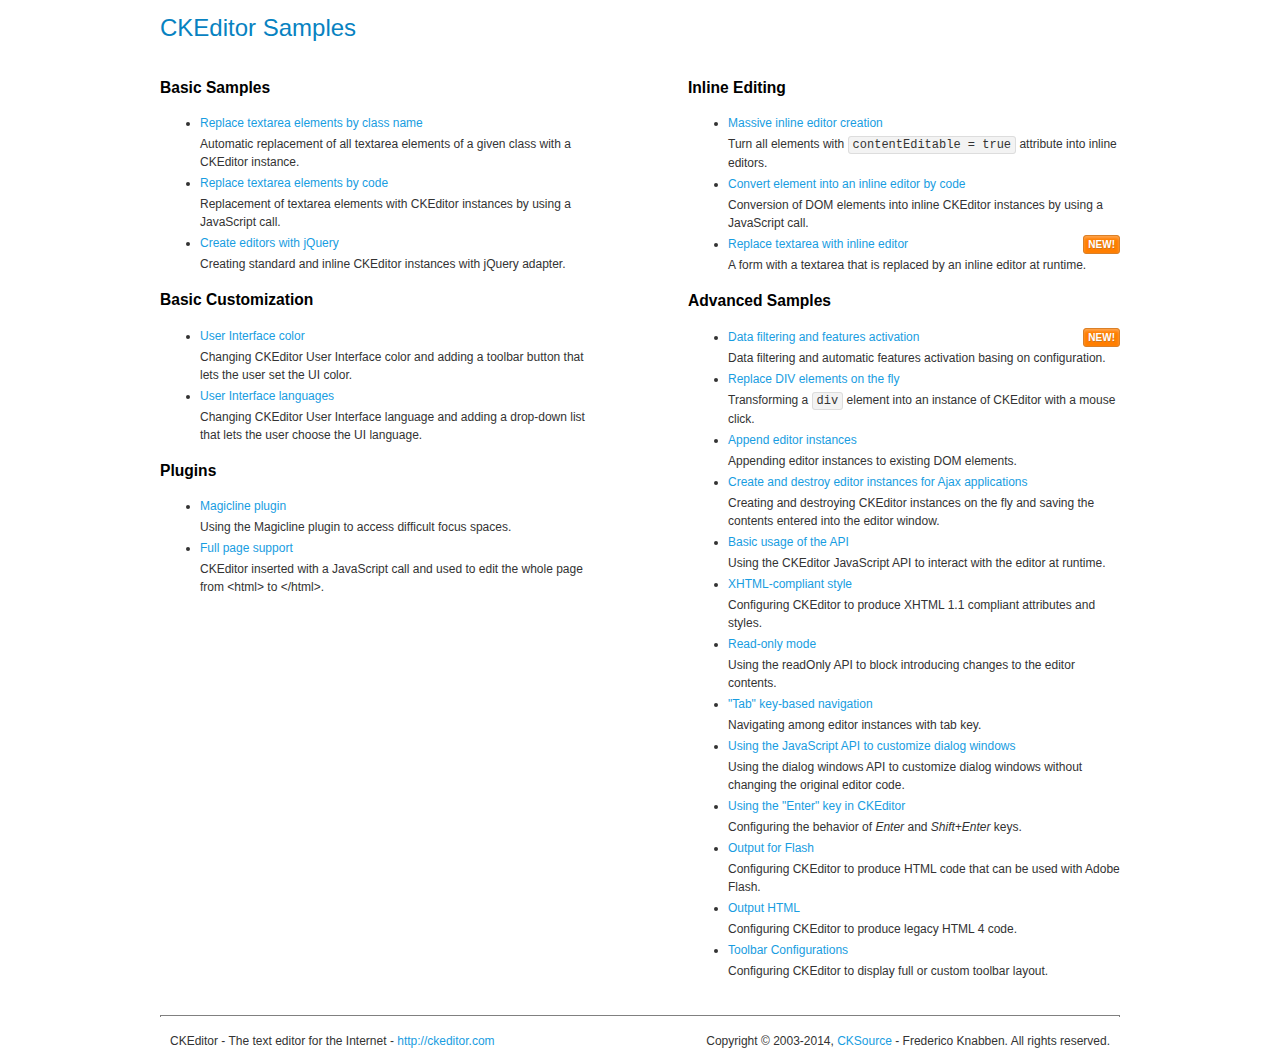
<file: static/ckeditor/samples/index.html>
<!DOCTYPE html>
<!--
Copyright (c) 2003-2014, CKSource - Frederico Knabben. All rights reserved.
For licensing, see LICENSE.md or http://ckeditor.com/license
-->
<html>
<head>
	<meta charset="utf-8">
	<title>CKEditor Samples</title>
	<link rel="stylesheet" href="sample.css">
</head>
<body>
	<h1 class="samples">
		CKEditor Samples
	</h1>
	<div class="twoColumns">
		<div class="twoColumnsLeft">
			<h2 class="samples">
				Basic Samples
			</h2>
			<dl class="samples">
				<dt><a class="samples" href="replacebyclass.html">Replace textarea elements by class name</a></dt>
				<dd>Automatic replacement of all textarea elements of a given class with a CKEditor instance.</dd>

				<dt><a class="samples" href="replacebycode.html">Replace textarea elements by code</a></dt>
				<dd>Replacement of textarea elements with CKEditor instances by using a JavaScript call.</dd>

				<dt><a class="samples" href="jquery.html">Create editors with jQuery</a></dt>
				<dd>Creating standard and inline CKEditor instances with jQuery adapter.</dd>
			</dl>

			<h2 class="samples">
				Basic Customization
			</h2>
			<dl class="samples">
				<dt><a class="samples" href="uicolor.html">User Interface color</a></dt>
				<dd>Changing CKEditor User Interface color and adding a toolbar button that lets the user set the UI color.</dd>

				<dt><a class="samples" href="uilanguages.html">User Interface languages</a></dt>
				<dd>Changing CKEditor User Interface language and adding a drop-down list that lets the user choose the UI language.</dd>
			</dl>


			<h2 class="samples">Plugins</h2>
<dl class="samples">
<dt><a class="samples" href="plugins/magicline/magicline.html">Magicline plugin</a></dt>
<dd>Using the Magicline plugin to access difficult focus spaces.</dd>

<dt><a class="samples" href="plugins/wysiwygarea/fullpage.html">Full page support</a></dt>
<dd>CKEditor inserted with a JavaScript call and used to edit the whole page from &lt;html&gt; to &lt;/html&gt;.</dd>
</dl>
		</div>
		<div class="twoColumnsRight">
			<h2 class="samples">
				Inline Editing
			</h2>
			<dl class="samples">
				<dt><a class="samples" href="inlineall.html">Massive inline editor creation</a></dt>
				<dd>Turn all elements with <code>contentEditable = true</code> attribute into inline editors.</dd>

				<dt><a class="samples" href="inlinebycode.html">Convert element into an inline editor by code</a></dt>
				<dd>Conversion of DOM elements into inline CKEditor instances by using a JavaScript call.</dd>

				<dt><a class="samples" href="inlinetextarea.html">Replace textarea with inline editor</a> <span class="new">New!</span></dt>
				<dd>A form with a textarea that is replaced by an inline editor at runtime.</dd>

				
			</dl>

			<h2 class="samples">
				Advanced Samples
			</h2>
			<dl class="samples">
				<dt><a class="samples" href="datafiltering.html">Data filtering and features activation</a> <span class="new">New!</span></dt>
				<dd>Data filtering and automatic features activation basing on configuration.</dd>

				<dt><a class="samples" href="divreplace.html">Replace DIV elements on the fly</a></dt>
				<dd>Transforming a <code>div</code> element into an instance of CKEditor with a mouse click.</dd>

				<dt><a class="samples" href="appendto.html">Append editor instances</a></dt>
				<dd>Appending editor instances to existing DOM elements.</dd>

				<dt><a class="samples" href="ajax.html">Create and destroy editor instances for Ajax applications</a></dt>
				<dd>Creating and destroying CKEditor instances on the fly and saving the contents entered into the editor window.</dd>

				<dt><a class="samples" href="api.html">Basic usage of the API</a></dt>
				<dd>Using the CKEditor JavaScript API to interact with the editor at runtime.</dd>

				<dt><a class="samples" href="xhtmlstyle.html">XHTML-compliant style</a></dt>
				<dd>Configuring CKEditor to produce XHTML 1.1 compliant attributes and styles.</dd>

				<dt><a class="samples" href="readonly.html">Read-only mode</a></dt>
				<dd>Using the readOnly API to block introducing changes to the editor contents.</dd>

				<dt><a class="samples" href="tabindex.html">"Tab" key-based navigation</a></dt>
				<dd>Navigating among editor instances with tab key.</dd>


				
<dt><a class="samples" href="plugins/dialog/dialog.html">Using the JavaScript API to customize dialog windows</a></dt>
<dd>Using the dialog windows API to customize dialog windows without changing the original editor code.</dd>

<dt><a class="samples" href="plugins/enterkey/enterkey.html">Using the &quot;Enter&quot; key in CKEditor</a></dt>
<dd>Configuring the behavior of <em>Enter</em> and <em>Shift+Enter</em> keys.</dd>

<dt><a class="samples" href="plugins/htmlwriter/outputforflash.html">Output for Flash</a></dt>
<dd>Configuring CKEditor to produce HTML code that can be used with Adobe Flash.</dd>

<dt><a class="samples" href="plugins/htmlwriter/outputhtml.html">Output HTML</a></dt>
<dd>Configuring CKEditor to produce legacy HTML 4 code.</dd>

<dt><a class="samples" href="plugins/toolbar/toolbar.html">Toolbar Configurations</a></dt>
<dd>Configuring CKEditor to display full or custom toolbar layout.</dd>

			</dl>
		</div>
	</div>
	<div id="footer">
		<hr>
		<p>
			CKEditor - The text editor for the Internet - <a class="samples" href="http://ckeditor.com/">http://ckeditor.com</a>
		</p>
		<p id="copy">
			Copyright &copy; 2003-2014, <a class="samples" href="http://cksource.com/">CKSource</a> - Frederico Knabben. All rights reserved.
		</p>
	</div>
</body>
</html>
</file>
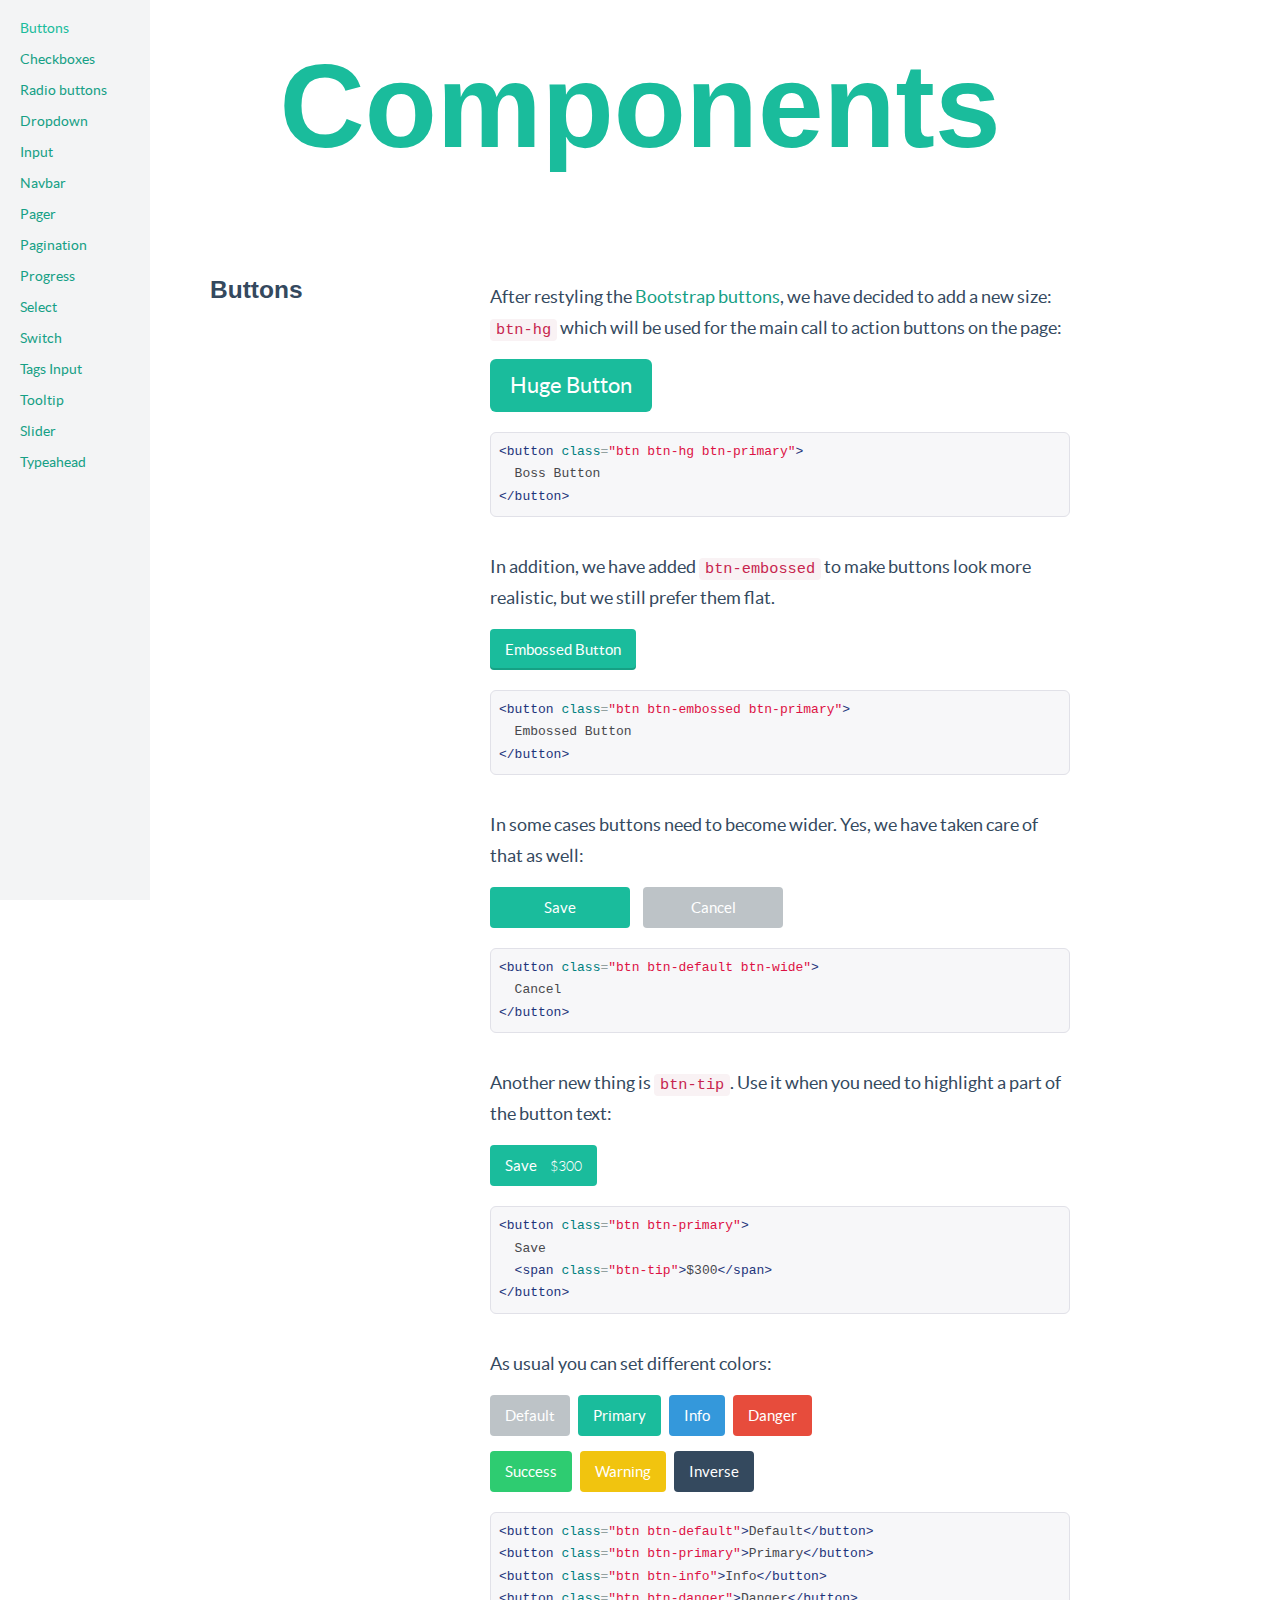
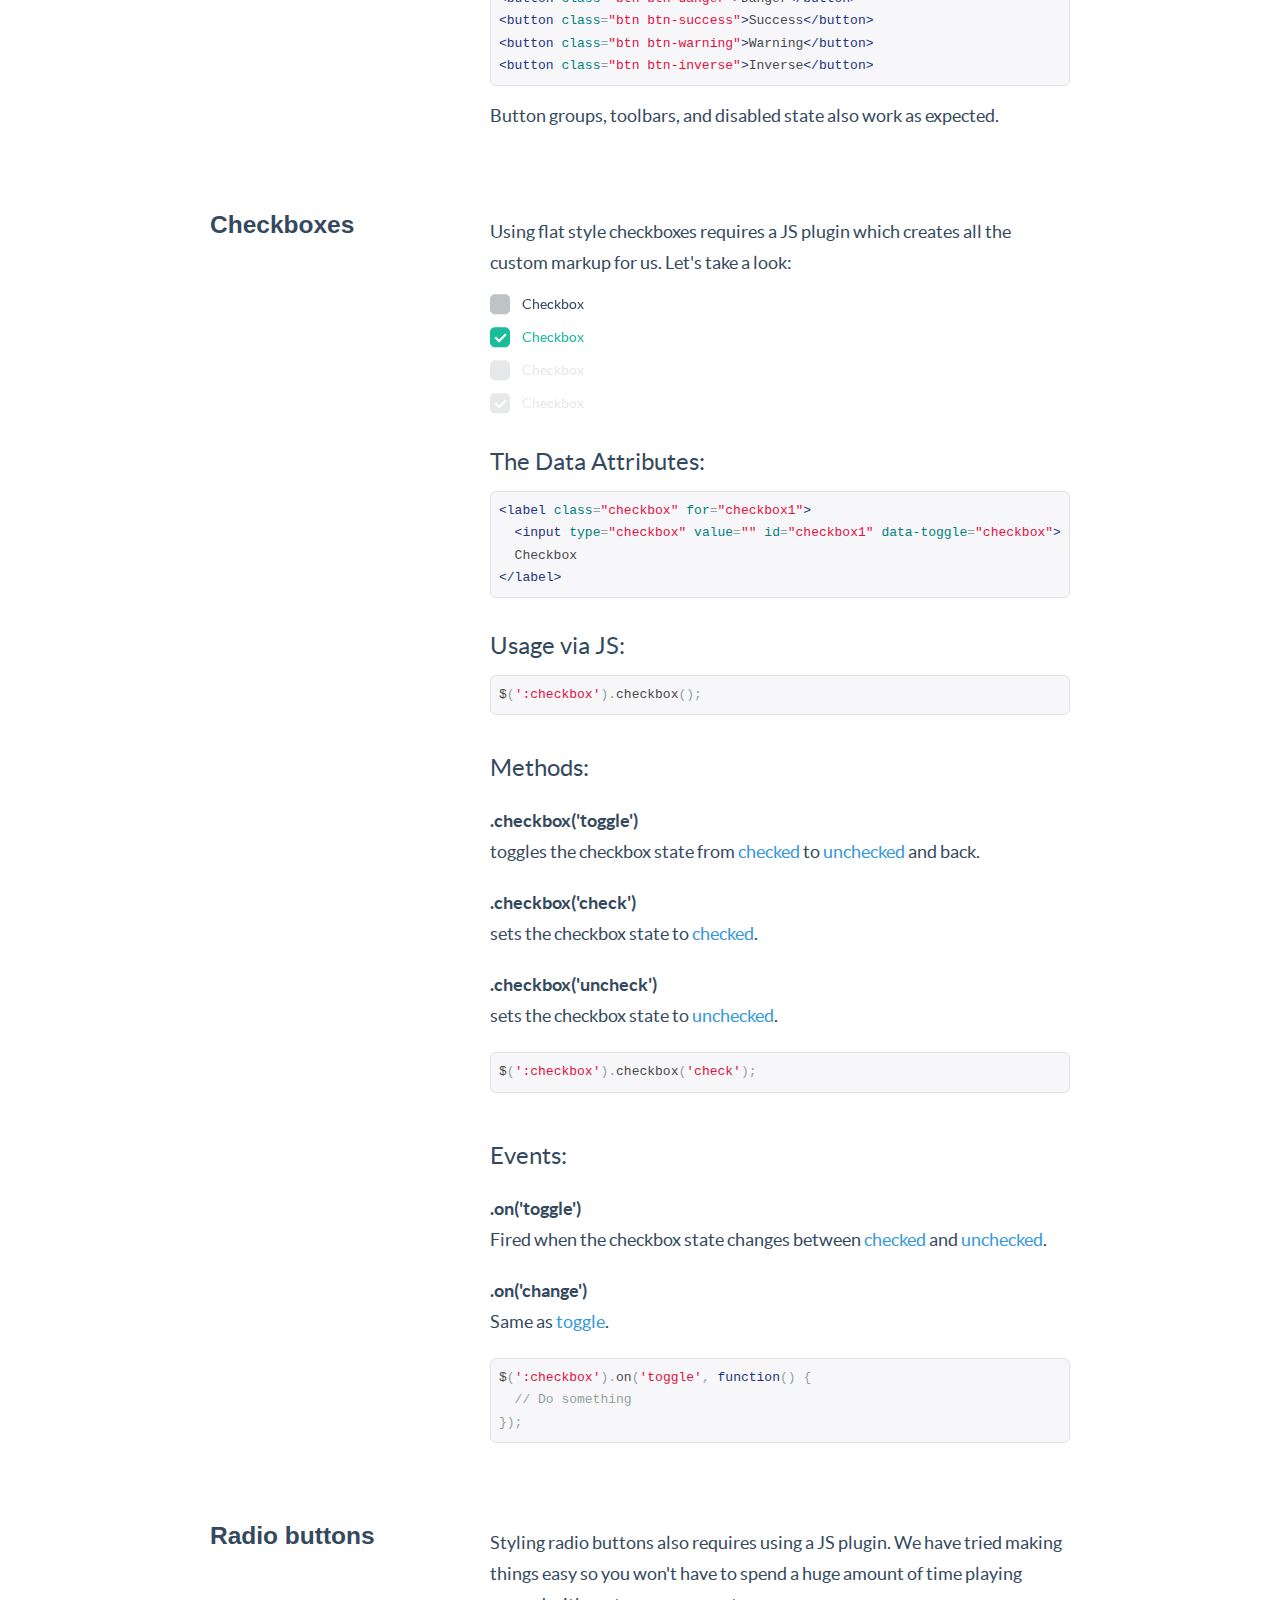
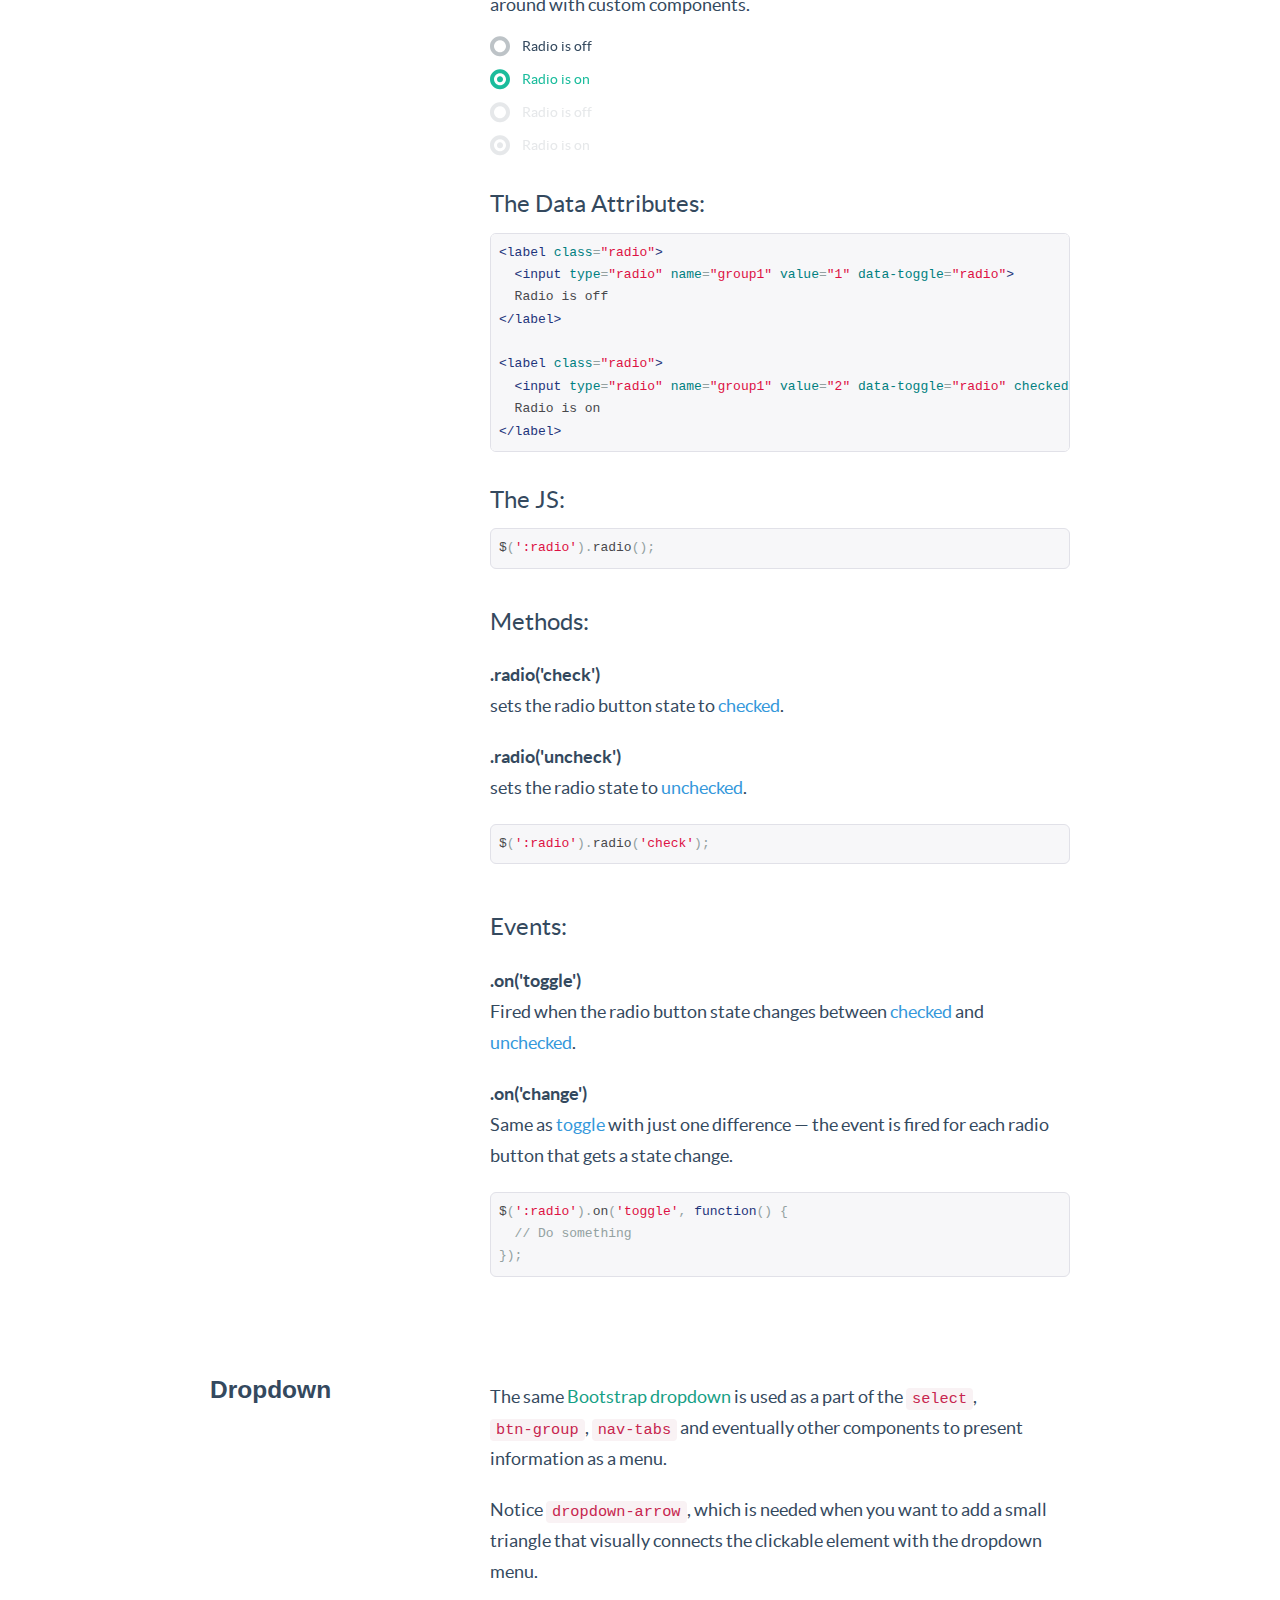
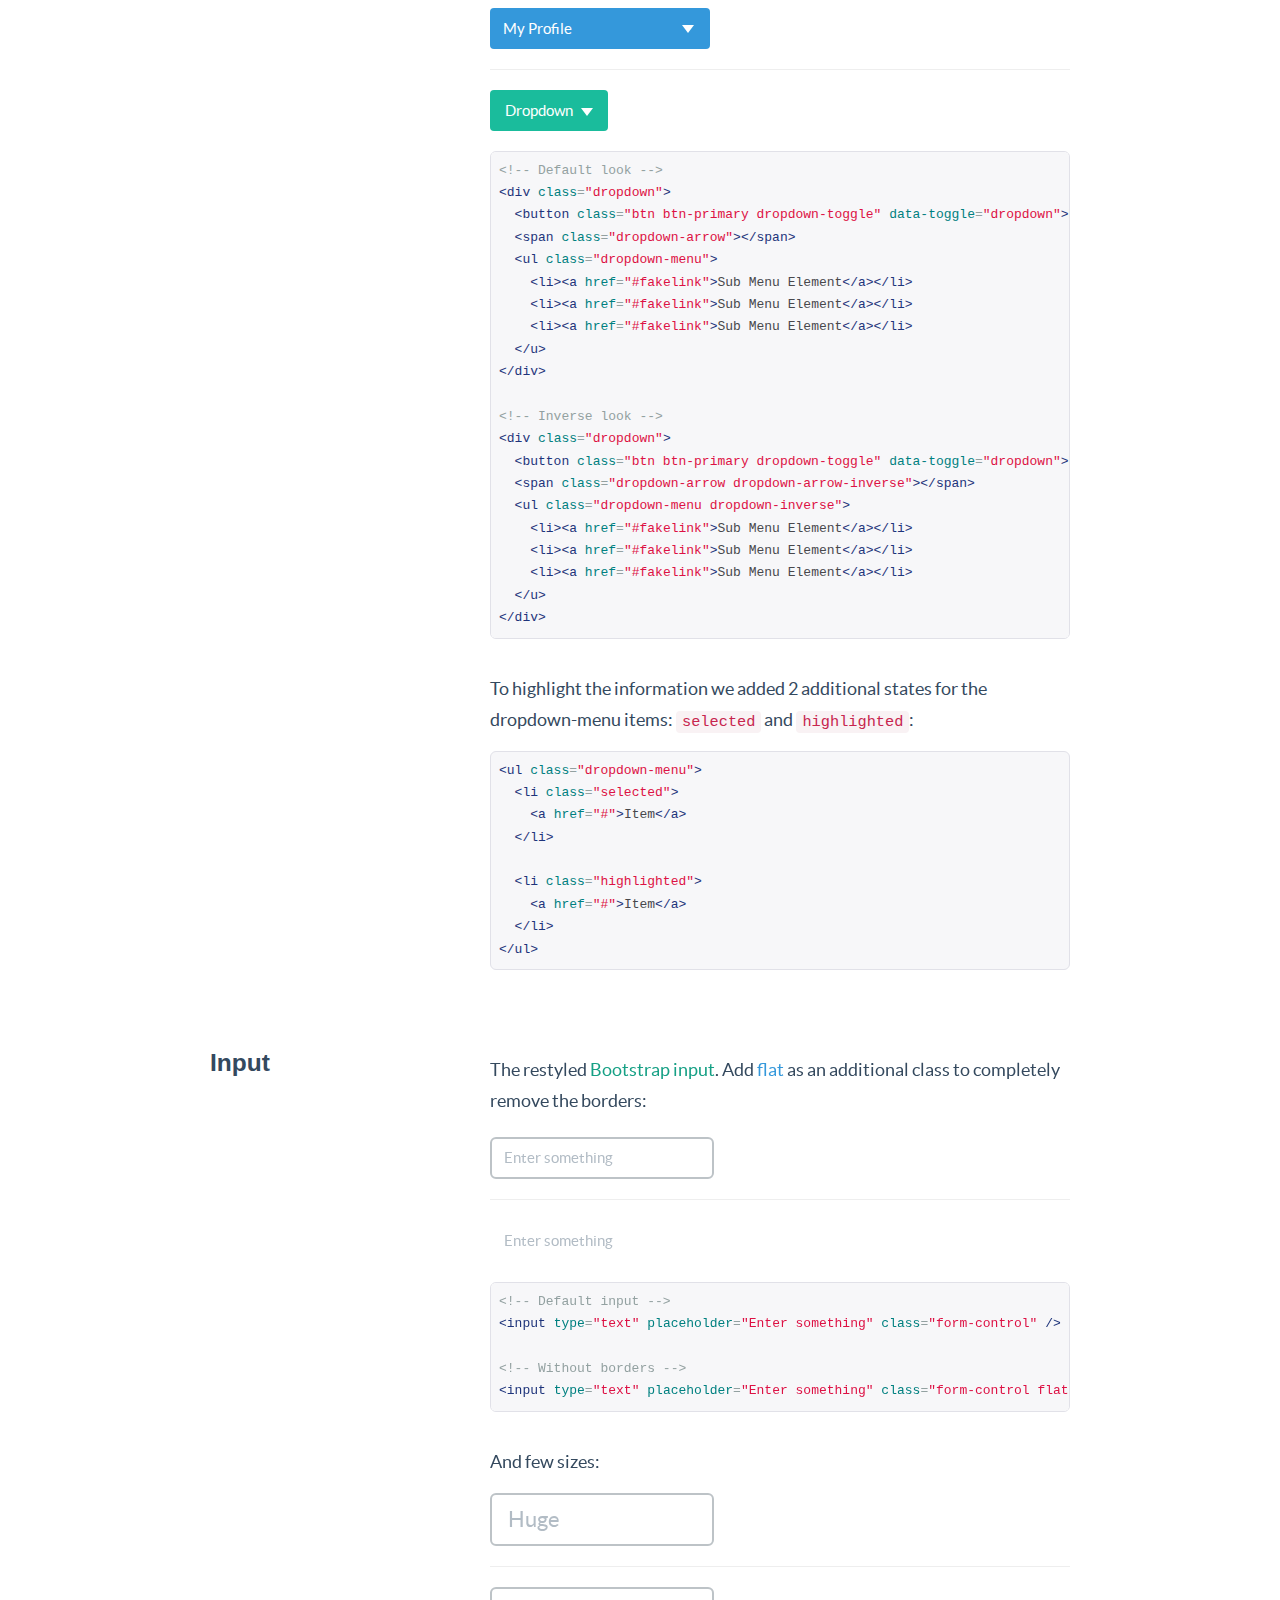
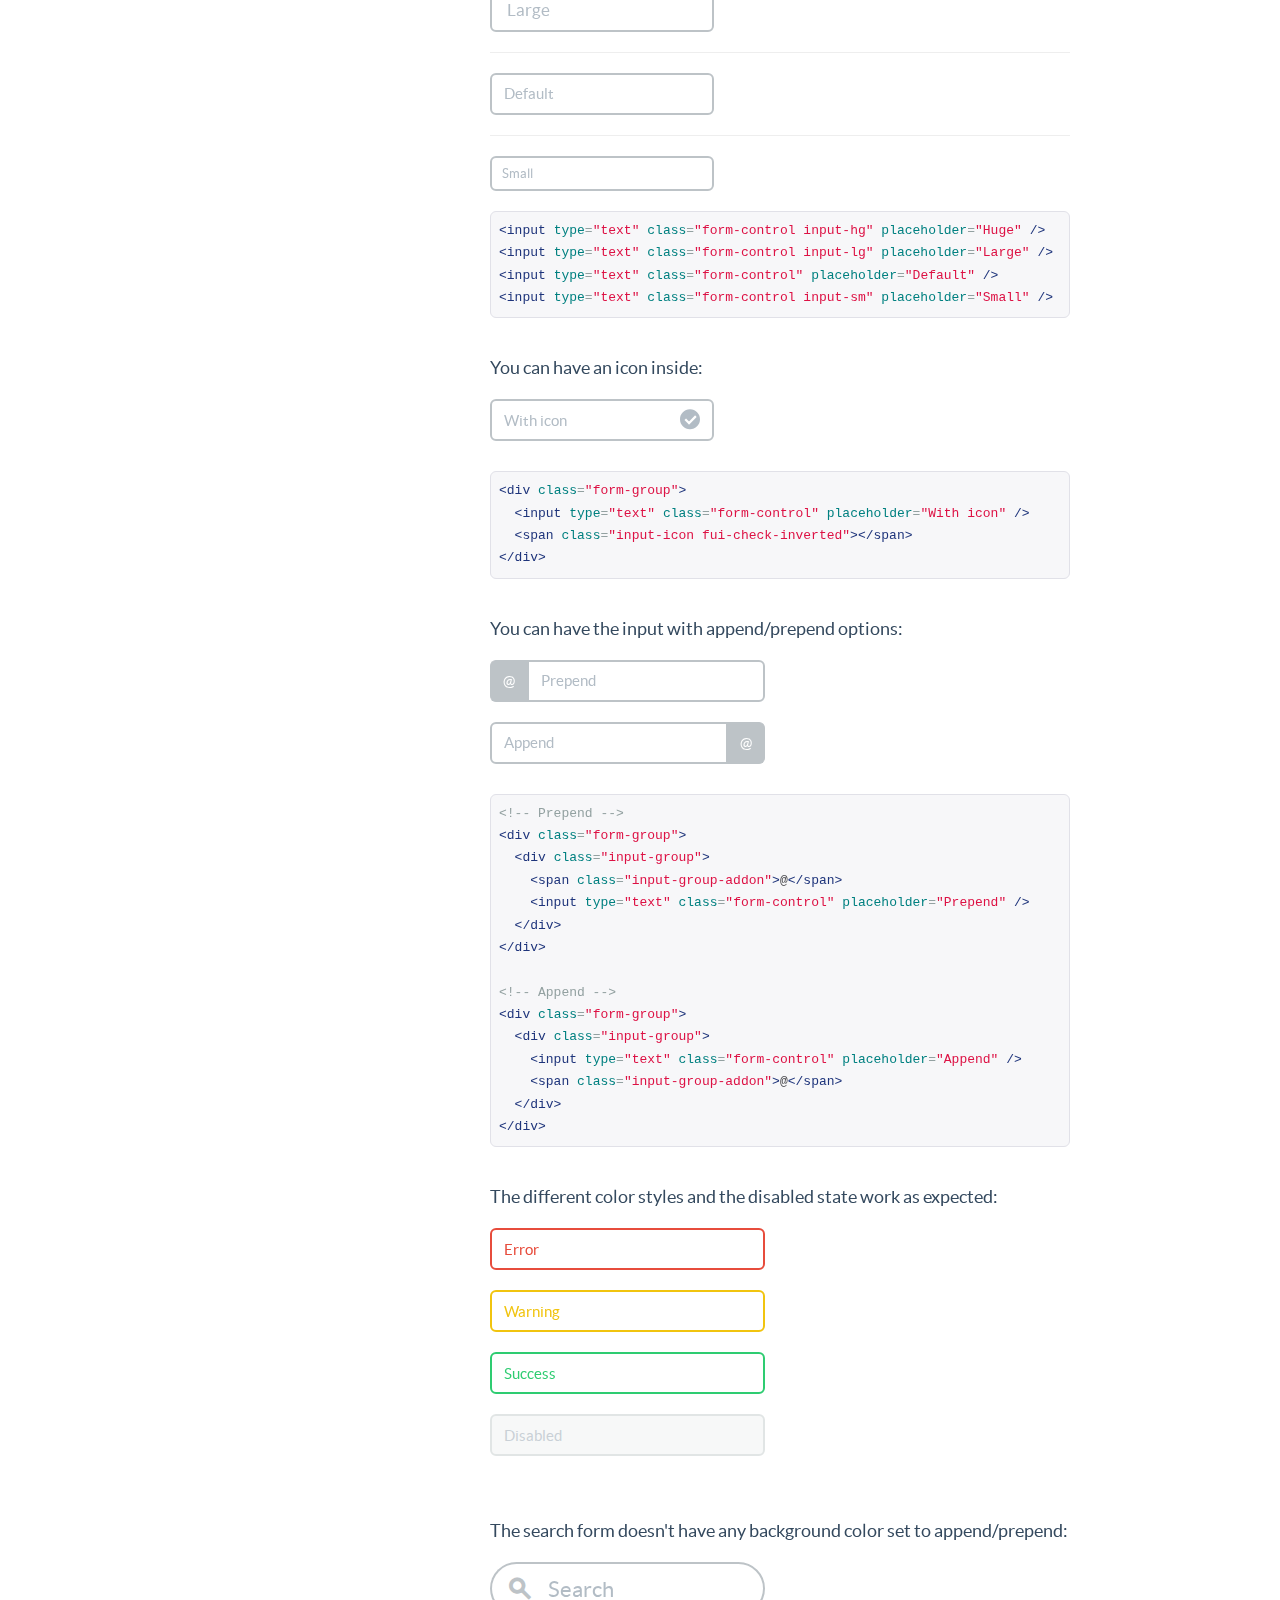
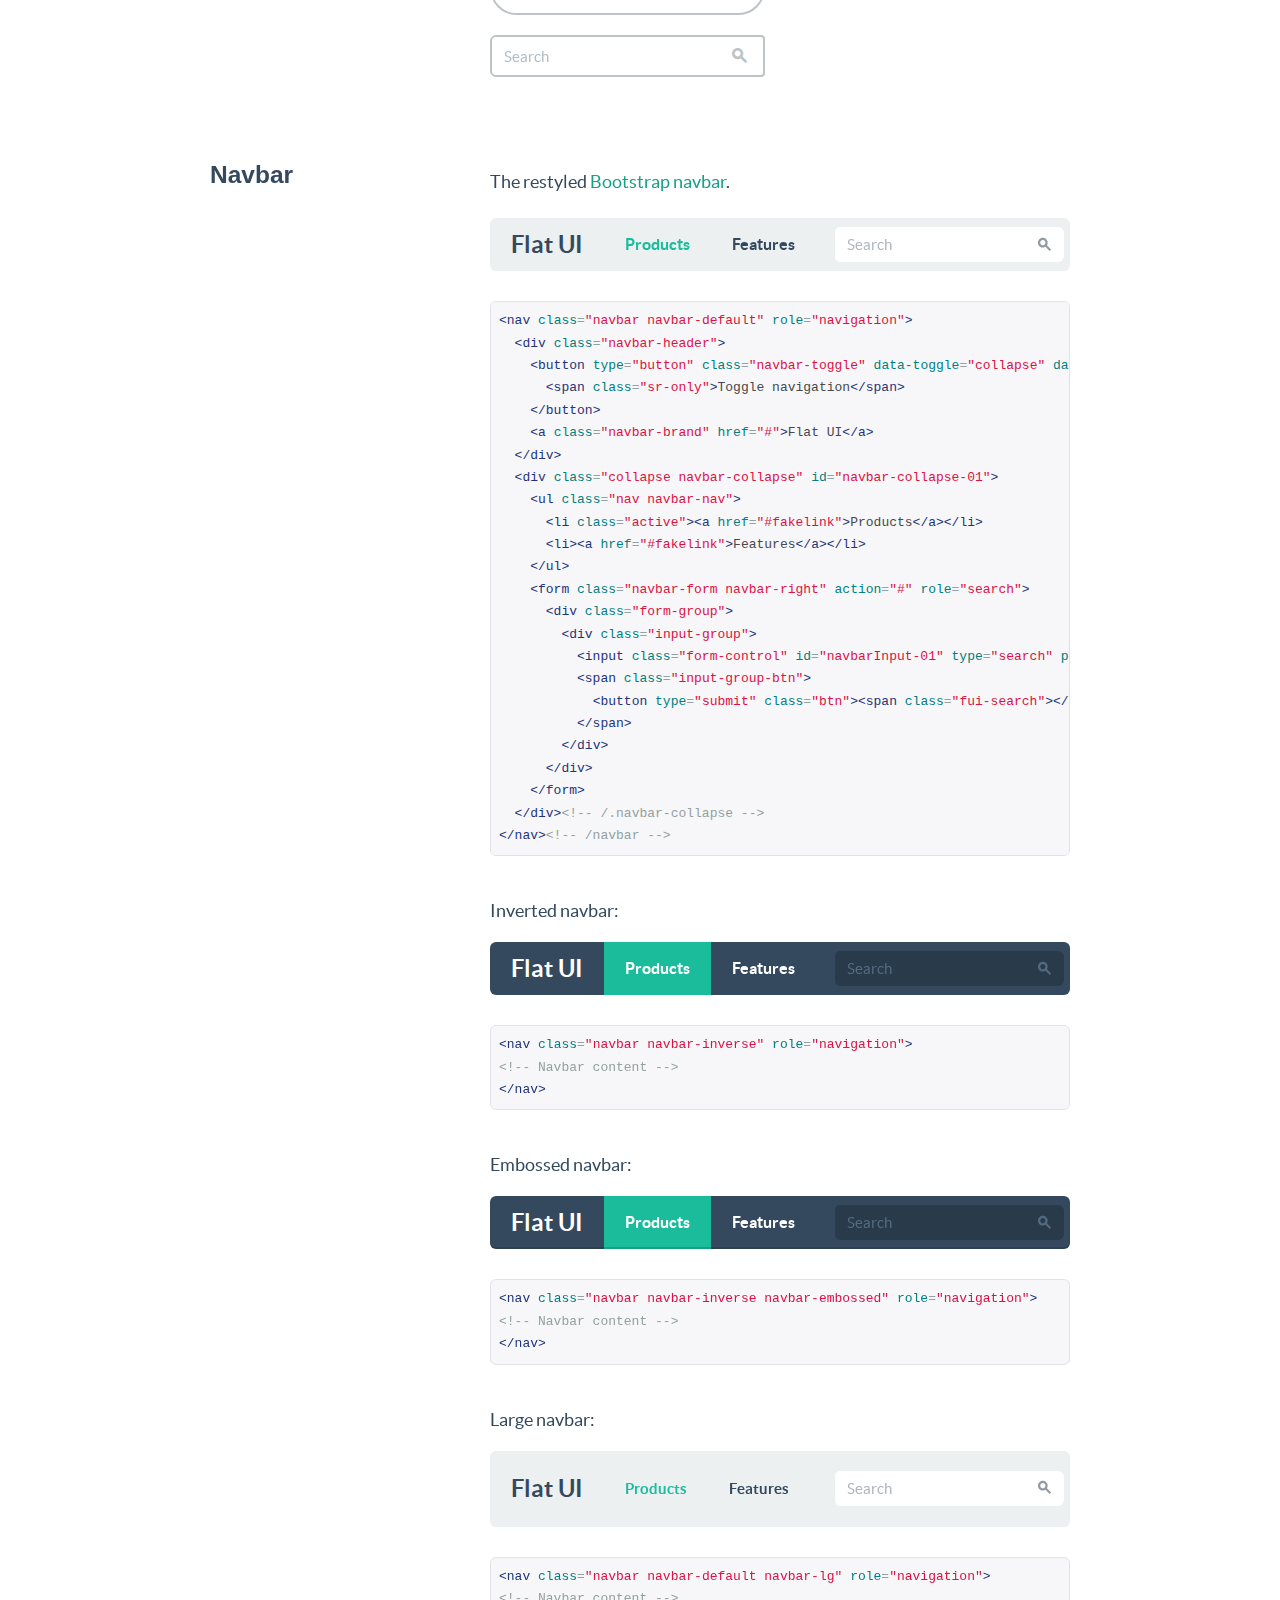
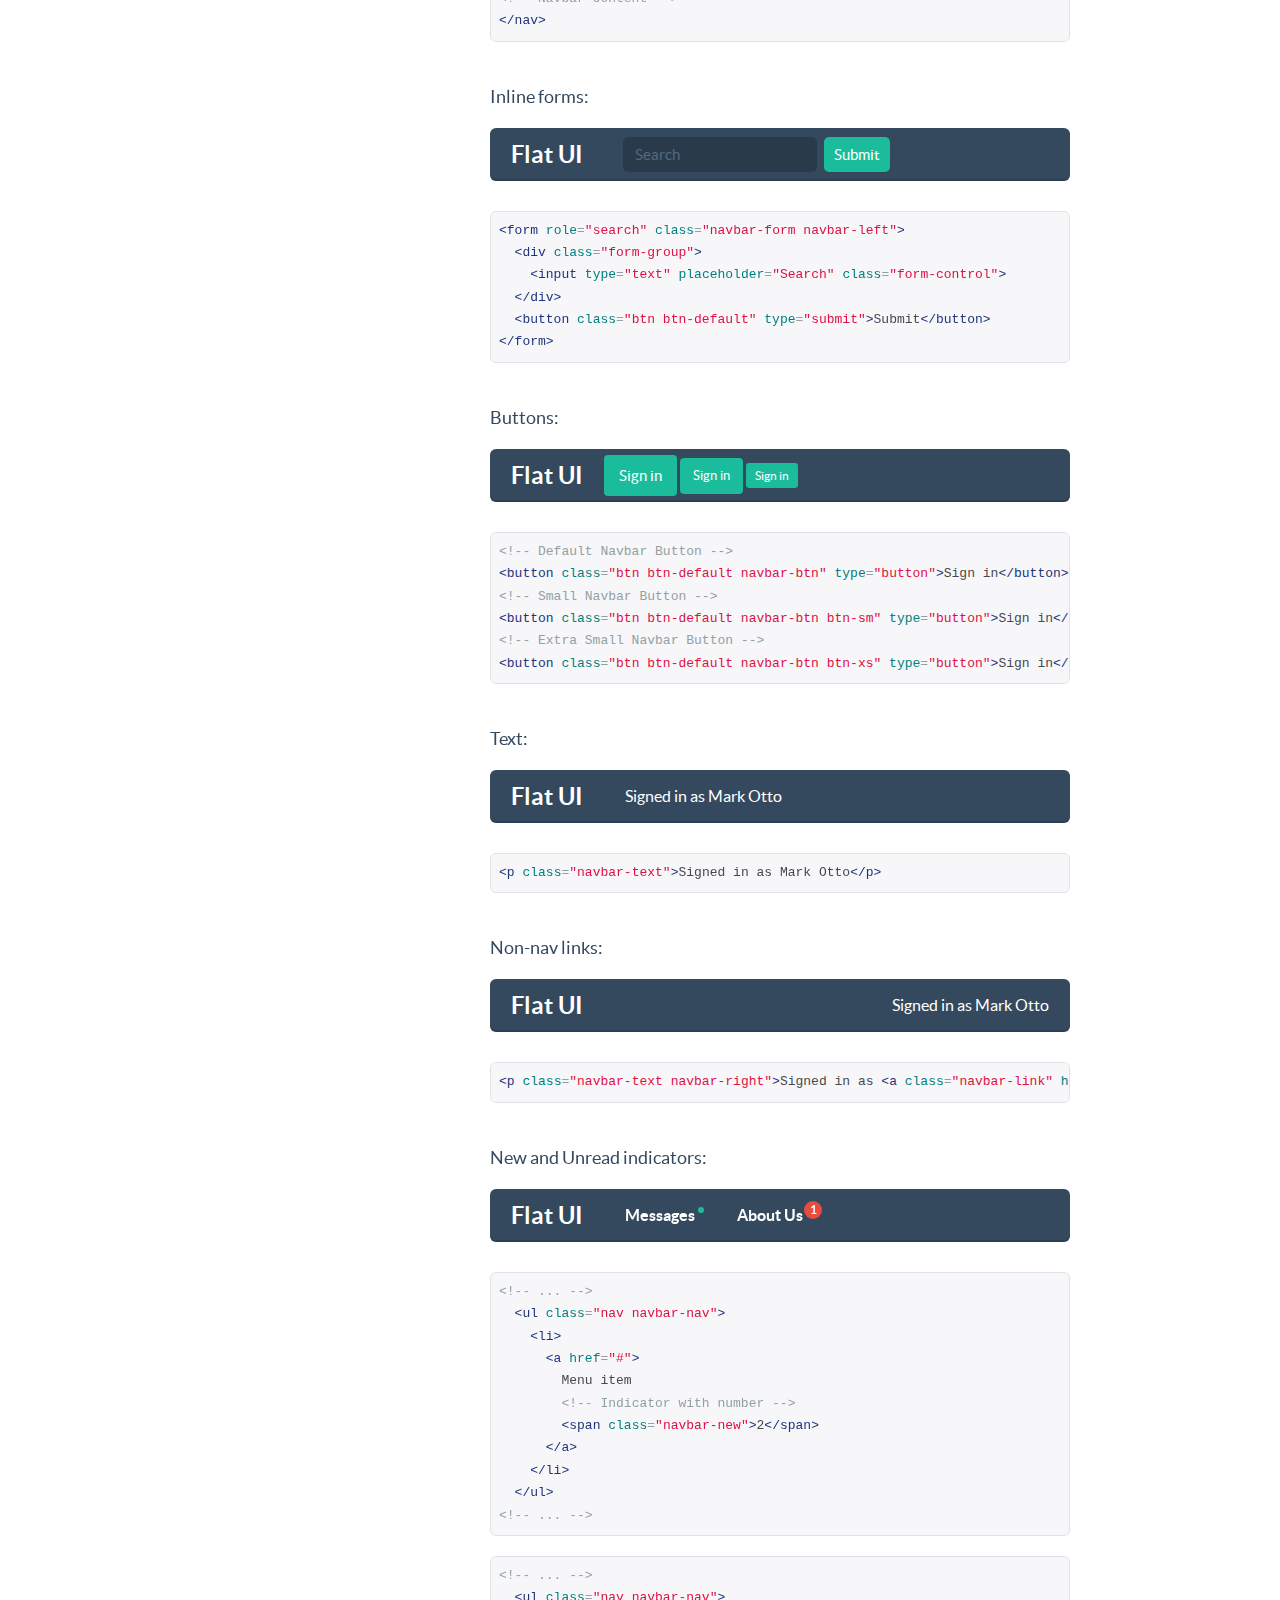
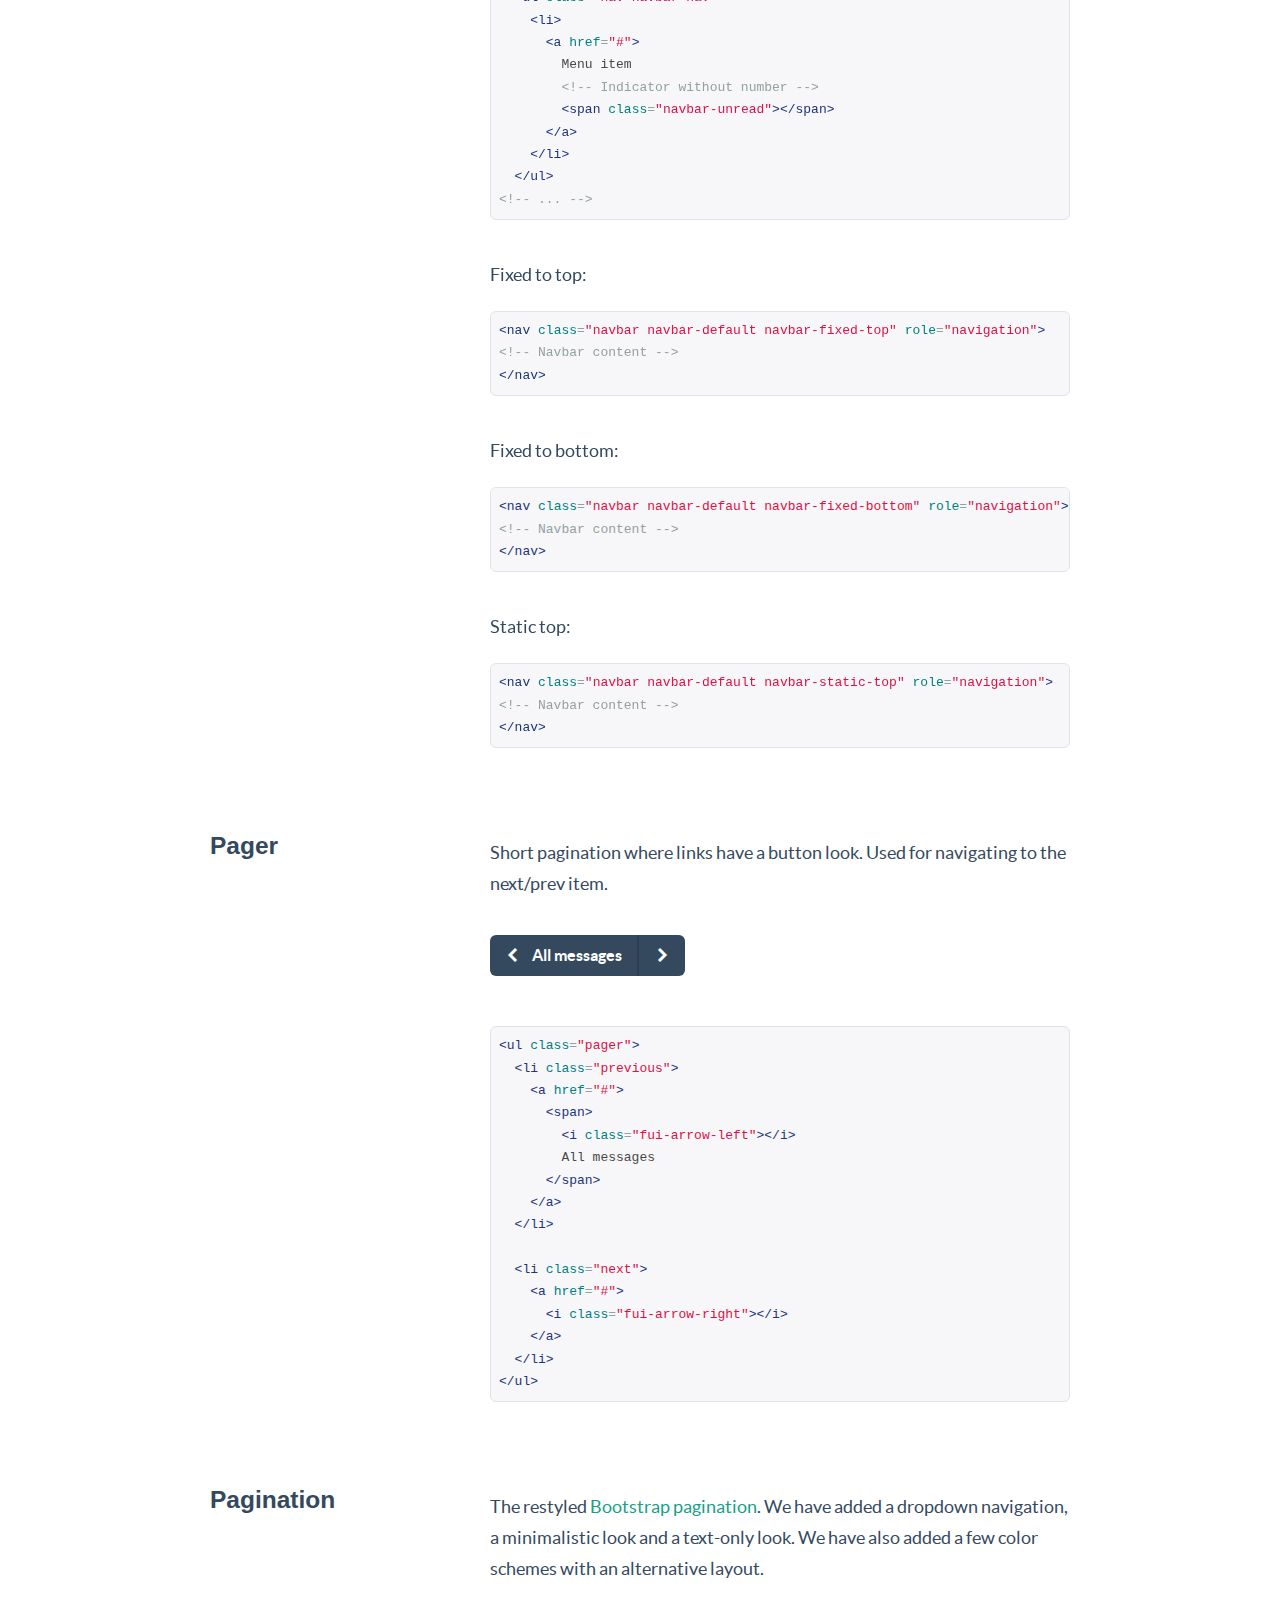
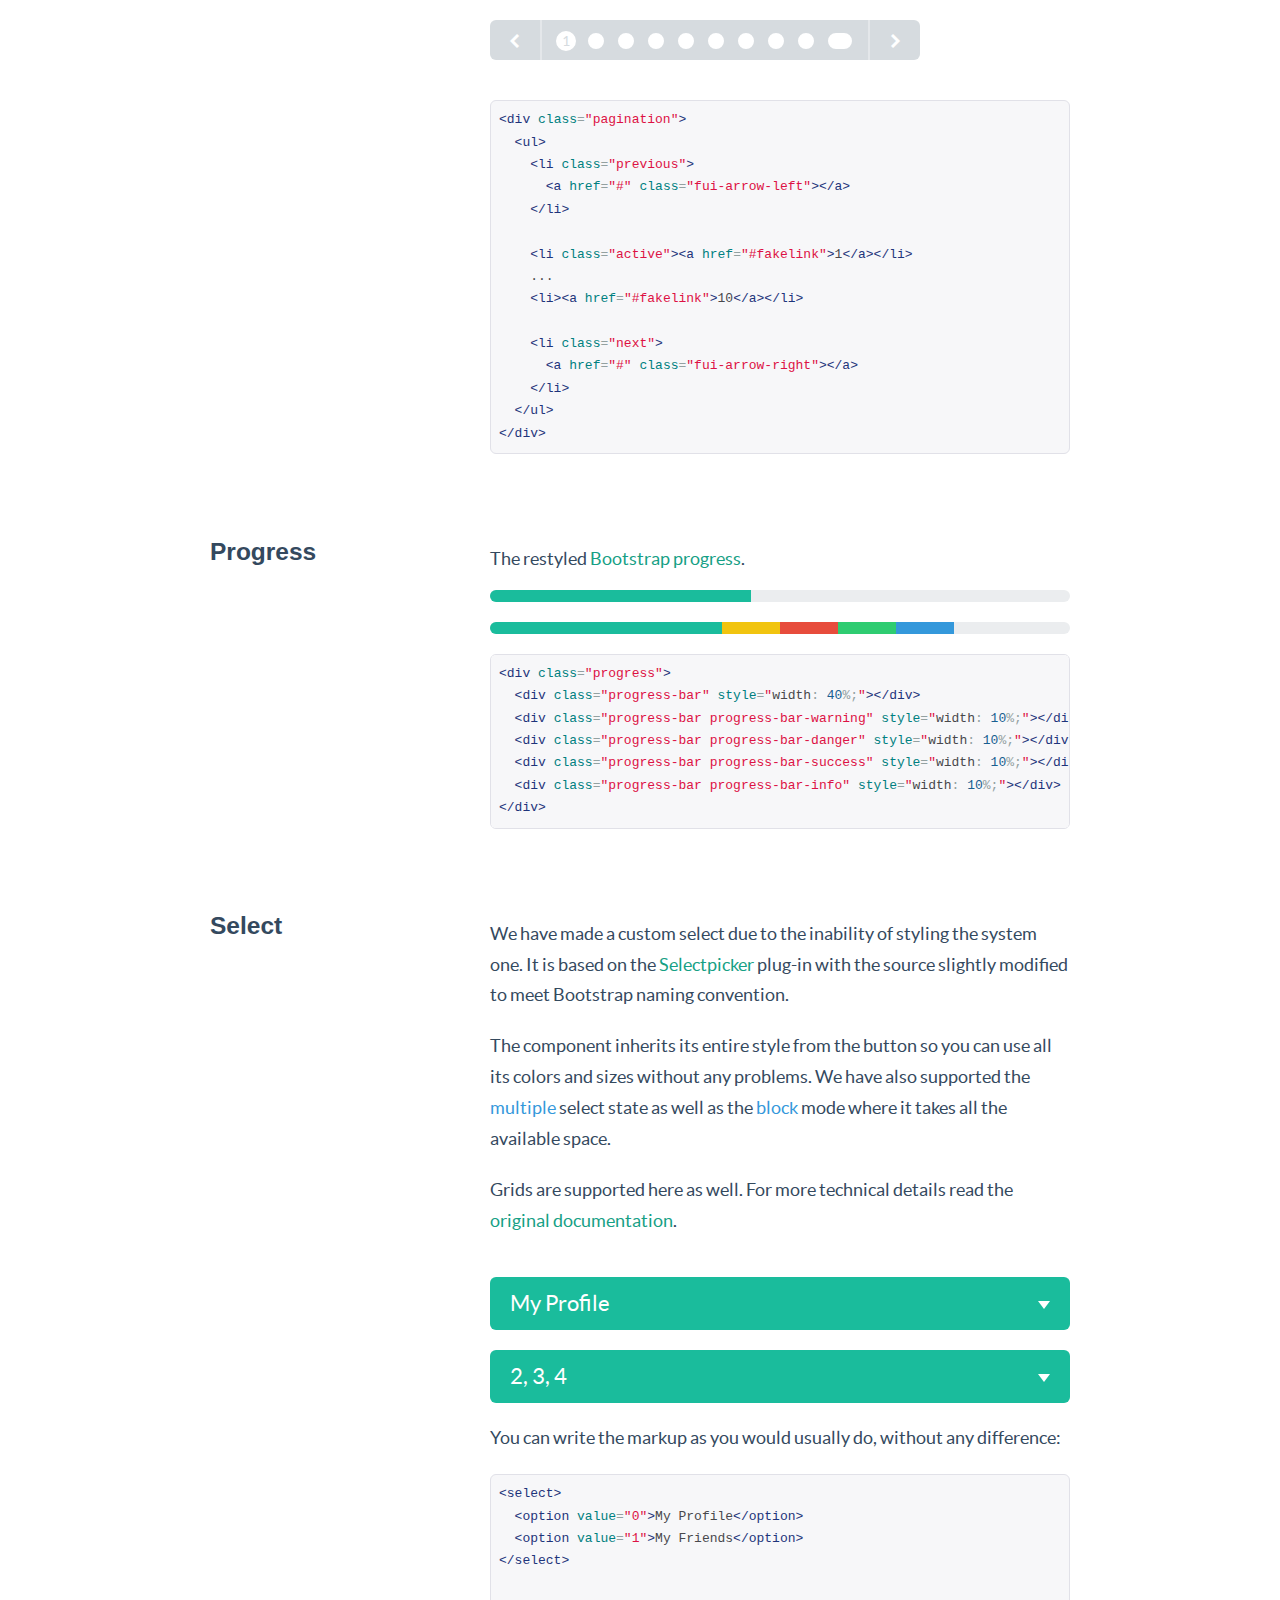
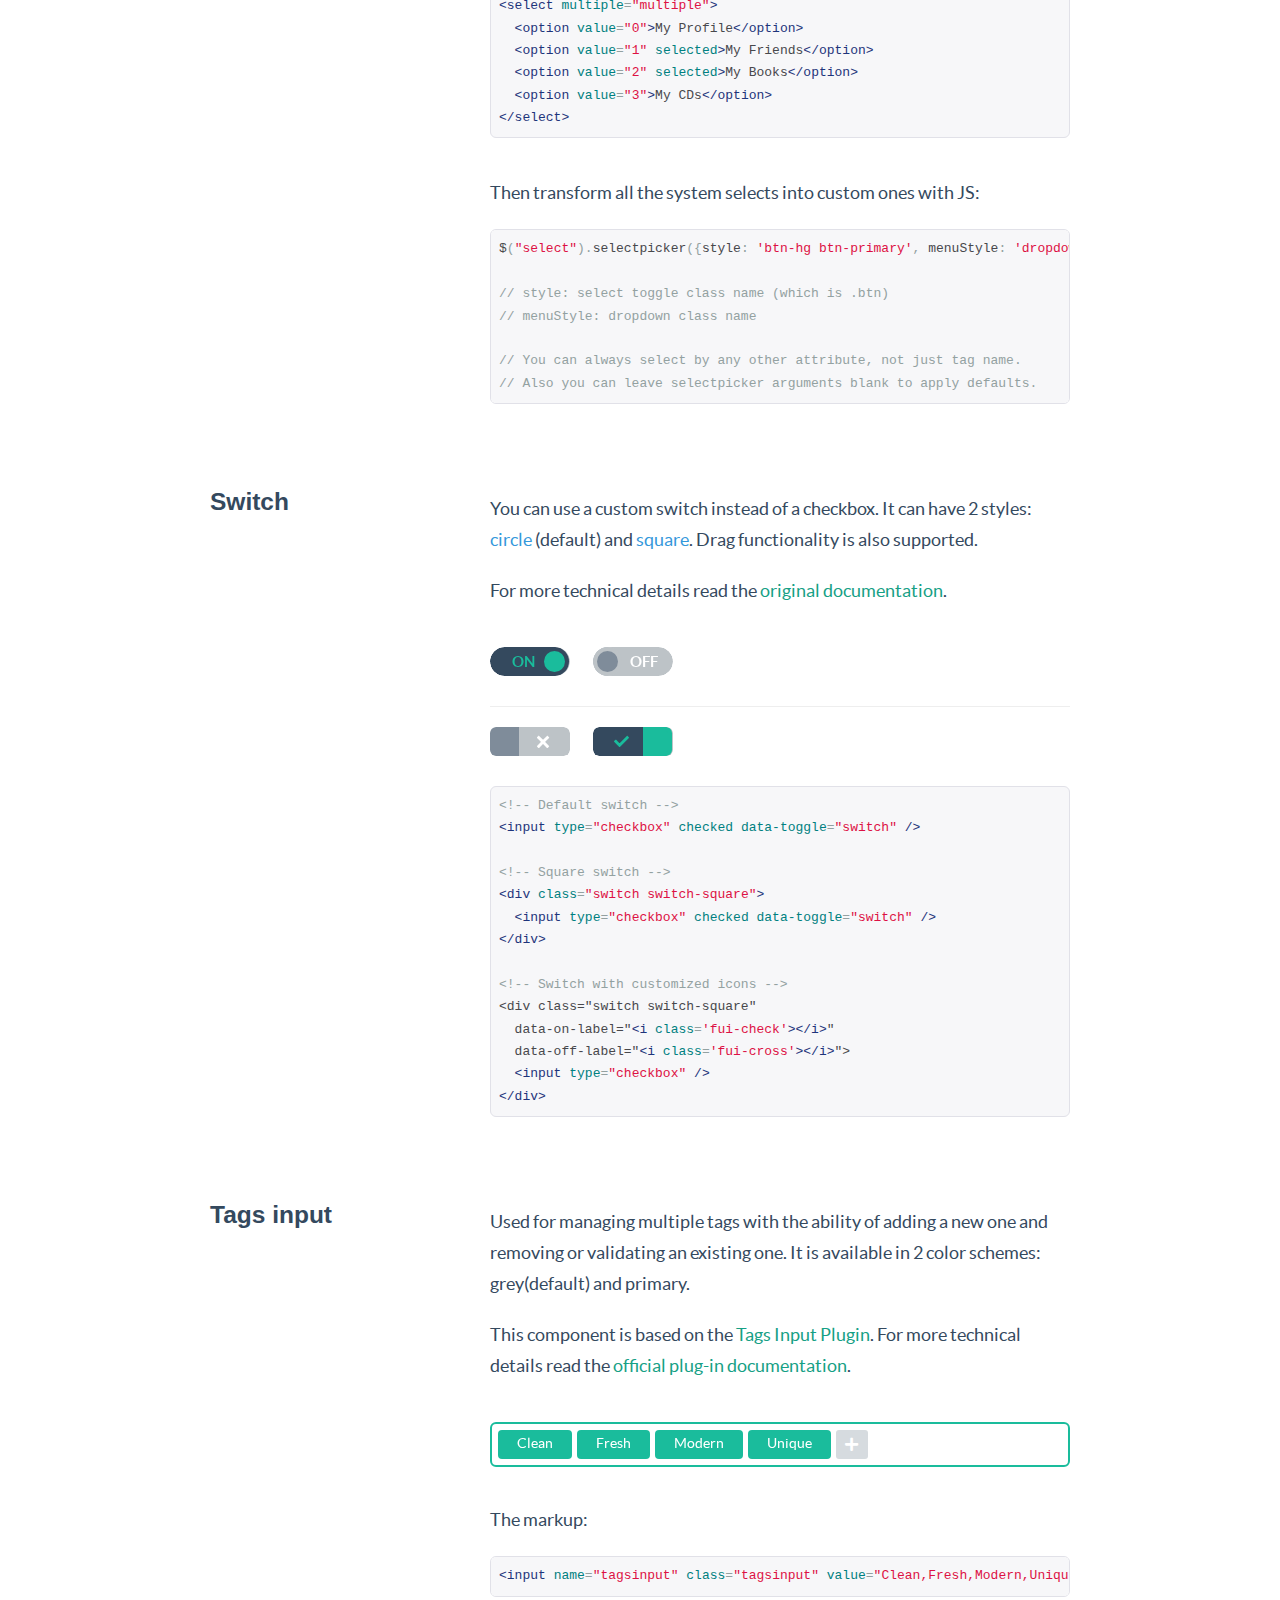
<file: static/components.html>
<!DOCTYPE html>
<html lang="en">
  <head>
    <meta charset="utf-8">
    <title>Components &middot; Flat UI Free</title>
    <meta name="viewport" content="width=device-width, initial-scale=1.0">

    <!-- Loading Bootstrap -->
    <link href="bootstrap/css/bootstrap.css" rel="stylesheet">
    <link href="bootstrap/css/prettify.css" rel="stylesheet">

    <!-- Loading Flat UI -->
    <link href="css/flat-ui.css" rel="stylesheet">
    <link href="css/docs.css" rel="stylesheet">

    <link rel="shortcut icon" href="images/favicon.ico">

    <!-- HTML5 shim, for IE6-8 support of HTML5 elements. All other JS at the end of file. -->
    <!--[if lt IE 9]>
      <script src="js/html5shiv.js"></script>
      <script src="js/respond.min.js"></script>
    <![endif]-->
  </head>
  <body>
    <ul class="demo-sidebar hide-on-tablets">
      <li><a href="#fui-button">Buttons</a></li>
      <li><a href="#fui-checkbox">Checkboxes</a></li>
      <li><a href="#fui-radio">Radio buttons</a></li>
      <li><a href="#fui-dropdown">Dropdown</a></li>
      <li><a href="#fui-input">Input</a></li>
      <li><a href="#fui-navbar">Navbar</a></li>
      <li><a href="#fui-pager">Pager</a></li>
      <li><a href="#fui-pagination">Pagination</a></li>
      <li><a href="#fui-progress">Progress</a></li>
      <li><a href="#fui-select">Select</a></li>
      <li><a href="#fui-switch">Switch</a></li>
      <li><a href="#fui-tagsinput">Tags Input</a></li>
      <li><a href="#fui-tooltip">Tooltip</a></li>
      <li><a href="#fui-slider">Slider</a></li>
      <li><a href="#fui-typeahead">Typeahead</a></li>
    </ul> <!-- /nav -->

		<h1 class="demo-headline">Components</h1>		
    <div class="container">    	
    	<div id="fui-button" class="pbl"></div>
    	
      <div class="demo-row">
        <div class="demo-title">
          <h3>Buttons</h3>
        </div>

        <div class="demo-content">
          <p>
            After restyling the <a href="http://getbootstrap.com/css/#buttons">Bootstrap buttons</a>, we have decided to add a new size: <code>btn-hg</code> which will be used for the main call to action buttons on the page:
          </p>
          <p class="mbl">
            <button class="btn btn-hg btn-primary">Huge Button</button>
          </p>
<pre class="prettyprint">
&lt;button class="btn btn-hg btn-primary"&gt;
  Boss Button
&lt;/button&gt;
</pre>

          <p class="ptl">
            In addition, we have added <code>btn-embossed</code> to make buttons look more realistic, but we still prefer them flat.
          </p>
          <p class="mbl">
            <button class="btn btn-embossed btn-primary">Embossed Button</button>
          </p>
<pre class="prettyprint">
&lt;button class="btn btn-embossed btn-primary"&gt;
  Embossed Button
&lt;/button&gt;
</pre>

          <p class="ptl">
            In some cases buttons need to become wider. Yes, we have taken care of that as well:
          </p>
          <p class="mbl">
            <button class="btn btn-wide btn-primary mrm">Save</button>
            <button class="btn btn-wide btn-default">Cancel</button>
          </p>
<pre class="prettyprint">
&lt;button class="btn btn-default btn-wide"&gt;
  Cancel
&lt;/button&gt;
</pre>

          <p class="ptl">
            Another new thing is <code>btn-tip</code>. Use it when you need to highlight a part of the button text:
          </p>
          <p class="mbl">
            <button class="btn btn-primary">
              Save
              <span class="btn-tip">$300</span>
            </button>
          </p>
<pre class="prettyprint">
&lt;button class="btn btn-primary"&gt;
  Save
  &lt;span class="btn-tip"&gt;$300&lt;/span&gt;
&lt;/button&gt;
</pre>

          <p class="ptl">
            As usual you can set different colors:
          </p>
          <p>
	          <button class="btn btn-default mrs">Default</button>
            <button class="btn btn-primary mrs">Primary</button>
            <button class="btn btn-info mrs">Info</button>
            <button class="btn btn-danger mrs">Danger</button>
          </p>
          <p class="mbl">            
            <button class="btn btn-success mrs">Success</button>
            <button class="btn btn-warning mrs">Warning</button>
            <button class="btn btn-inverse mrs">Inverse</button>
          </p>
<pre class="prettyprint">
&lt;button class="btn btn-default"&gt;Default&lt;/button&gt;
&lt;button class="btn btn-primary"&gt;Primary&lt;/button&gt;
&lt;button class="btn btn-info"&gt;Info&lt;/button&gt;
&lt;button class="btn btn-danger"&gt;Danger&lt;/button&gt;
&lt;button class="btn btn-success"&gt;Success&lt;/button&gt;
&lt;button class="btn btn-warning"&gt;Warning&lt;/button&gt;
&lt;button class="btn btn-inverse"&gt;Inverse&lt;/button&gt;
</pre>

          <p>
            Button groups, toolbars, and disabled state also work as expected.
          </p>
        </div>        
      </div><!-- /.demo-row -->
      
			<div id="fui-checkbox" class="pbl"></div>
			
      <div class="demo-row">      	
        <div class="demo-title">
          <h3>Checkboxes</h3>
        </div>

        <div class="demo-content">
          <p>
            Using flat style checkboxes requires a JS plugin which creates all the custom markup for us. Let's take a look:
          </p>
          <label class="checkbox" for="checkbox1">
            <input type="checkbox" value="" id="checkbox1" data-toggle="checkbox">
            Checkbox
          </label>
          <label class="checkbox" for="checkbox2">
            <input type="checkbox" value="" id="checkbox2" checked="checked" data-toggle="checkbox">
            Checkbox
          </label>
          <label class="checkbox" for="checkbox3">
            <input type="checkbox" value="" id="checkbox3" data-toggle="checkbox" disabled="">
            Checkbox
          </label>
          <label class="checkbox" for="checkbox4">
            <input type="checkbox" value="" id="checkbox4" checked="checked" data-toggle="checkbox" disabled="">
            Checkbox
          </label>

          <h6 class="ptl">The Data Attributes:</h6>
<pre class="prettyprint">
&lt;label class="checkbox" for="checkbox1"&gt;
  &lt;input type="checkbox" value="" id="checkbox1" data-toggle="checkbox"&gt;
  Checkbox
&lt;/label&gt;
</pre>

          <h6 class="ptl">Usage via JS:</h6>
<pre class="prettyprint">
$(':checkbox').checkbox();
</pre>

          <div class="pvm">
            <h6>Methods:</h6>
          </div>
          <p class="mbl">
            <strong>.checkbox('toggle')</strong>
            <br/>
            toggles the checkbox state from <span class="text-info">checked</span>
            to <span class="text-info">unchecked</span> and back.
          </p>
          <p class="mbl">
            <strong>.checkbox('check')</strong>
            <br/>
            sets the checkbox state to <span class="text-info">checked</span>.
          </p>
          <p class="mbl">
            <strong>.checkbox('uncheck')</strong>
            <br/>
            sets the checkbox state to <span class="text-info">unchecked</span>.
          </p>
<pre class="prettyprint">
$(':checkbox').checkbox('check');
</pre>

          <div class="pbm ptl">
            <h6>Events:</h6>
          </div>
          <p class="mbl">
            <strong>.on('toggle')</strong>
            <br/>
            Fired when the checkbox state changes between
            <span class="text-info">checked</span> and
            <span class="text-info">unchecked</span>.
          </p>
          <p class="mbl">
            <strong>.on('change')</strong>
            <br/>
            Same as <span class="text-info">toggle</span>.
          </p>
<pre class="prettyprint">
$(':checkbox').on('toggle', function() {
  // Do something
});
</pre>          
          
        </div> <!-- /.demo-content -->
      </div> <!-- /.demo-row -->
      
      <div id="fui-radio" class="pbl"></div>

      <div class="demo-row">
        <div class="demo-title">
          <h3>Radio buttons</h3>
        </div>

        <div class="demo-content">
          <p>
            Styling radio buttons also requires using a JS plugin. We have tried making things easy so you won't have to spend a huge amount of time playing around with custom&nbsp;components.
          </p>
          <label class="radio">
            <input type="radio" name="group1" value="1" data-toggle="radio">
            Radio is off
          </label>
          <label class="radio">
            <input type="radio" name="group1" value="2" data-toggle="radio" checked>
            Radio is on
          </label>
          <label class="radio">
            <input type="radio" name="group2" value="1" data-toggle="radio" disabled>
            Radio is off
          </label>
          <label class="radio">
            <input type="radio" name="group2" value="2" data-toggle="radio" disabled checked>
            Radio is on
          </label>

          <h6 class="ptl">The Data Attributes:</h6>
<pre class="prettyprint">
&lt;label class="radio"&gt;
  &lt;input type="radio" name="group1" value="1" data-toggle="radio"&gt;
  Radio is off
&lt;/label&gt;

&lt;label class="radio"&gt;
  &lt;input type="radio" name="group1" value="2" data-toggle="radio" checked&gt;
  Radio is on
&lt;/label&gt;
</pre>

          <h6 class="ptl">The JS:</h6>
<pre class="prettyprint">
$(':radio').radio();
</pre>

          <div class="pvm">
            <h6>Methods:</h6>
          </div>
          <p class="mbl">
            <strong>.radio('check')</strong>
            <br/>
            sets the radio button state to <span class="text-info">checked</span>.
          </p>
          <p class="mbl">
            <strong>.radio('uncheck')</strong>
            <br/>
            sets the radio state to <span class="text-info">unchecked</span>.
          </p>
<pre class="prettyprint">
$(':radio').radio('check');
</pre>

          <div class="pbm ptl">
            <h6>Events:</h6>
          </div>
          <p class="mbl">
            <strong>.on('toggle')</strong>
            <br/>
            Fired when the radio button state changes between
            <span class="text-info">checked</span> and
            <span class="text-info">unchecked</span>.
          </p>
          <p class="mbl">
            <strong>.on('change')</strong>
            <br/>
            Same as <span class="text-info">toggle</span> with just one difference &mdash; the event is fired for each radio button that gets a state change.
          </p>
<pre class="prettyprint">
$(':radio').on('toggle', function() {
  // Do something
});
</pre>
        </div> <!-- /.demo-content -->
      </div> <!-- /.demo-row -->
    </div><!-- /.container -->

		

    <div class="container ptl">    	
    	<div id="fui-dropdown" class="pbl"></div>
    
      <div class="demo-row">
        <div class="demo-title">
          <h3>Dropdown</h3>
        </div>

        <div class="demo-content">
          <p class="mbl">
            The same <a href="http://getbootstrap.com/components/#dropdowns">Bootstrap dropdown</a> is used as a part of the <code>select</code>, <code>btn-group</code>, <code>nav-tabs</code> and eventually other components to present information as a menu.
          </p>

          <p class="mbl">
            Notice <code>dropdown-arrow</code>, which is needed when you want to add a small triangle that visually connects the clickable element with the dropdown menu.
          </p>

          <select name="info" class="mbn">
            <optgroup label="Profile">
              <option value="0">My Profile</option>
              <option value="1">My Friends</option>
            </optgroup>
            <optgroup label="System">
              <option value="2">Messages</option>
              <option value="3">My Settings</option>
              <option value="4" class="highlighted">Logout</option>
            </optgroup>
          </select>

          <hr/>
          
          <div class="row">
          	<div class="col-md-3">
	          	<div class="dropdown">
		          	<button class="btn btn-primary dropdown-toggle" data-toggle="dropdown">Dropdown<span class="caret"></span></button>
							  <span class="dropdown-arrow dropdown-arrow-inverse"></span>
		            <ul class="dropdown-menu dropdown-inverse">
		              <li><a href="#fakelink">Sub Menu Element</a></li>
		              <li><a href="#fakelink">Sub Menu Element</a></li>
		              <li><a href="#fakelink">Sub Menu Element</a></li>
		            </ul>
							</div>
          	</div>
          </div>
          

          <div class="pvl">
<pre class="prettyprint">
&lt;!-- Default look --&gt;
&lt;div class="dropdown"&gt;
  &lt;button class="btn btn-primary dropdown-toggle" data-toggle="dropdown">Dropdown&lt;span class="caret"&gt;&lt;/span&gt;&lt;/button&gt;
  &lt;span class="dropdown-arrow"&gt;&lt;/span&gt;
  &lt;ul class="dropdown-menu"&gt;
    &lt;li&gt;&lt;a href="#fakelink">Sub Menu Element&lt;/a&gt;&lt;/li&gt;
    &lt;li&gt;&lt;a href="#fakelink">Sub Menu Element&lt;/a&gt;&lt;/li&gt;
    &lt;li&gt;&lt;a href="#fakelink">Sub Menu Element&lt;/a&gt;&lt;/li&gt;
  &lt;/u&gt;
&lt;/div&gt;

&lt;!-- Inverse look --&gt;
&lt;div class="dropdown"&gt;
  &lt;button class="btn btn-primary dropdown-toggle" data-toggle="dropdown">Dropdown&lt;span class="caret"&gt;&lt;/span&gt;&lt;/button&gt;
  &lt;span class="dropdown-arrow dropdown-arrow-inverse"&gt;&lt;/span&gt;
  &lt;ul class="dropdown-menu dropdown-inverse"&gt;
    &lt;li&gt;&lt;a href="#fakelink">Sub Menu Element&lt;/a&gt;&lt;/li&gt;
    &lt;li&gt;&lt;a href="#fakelink">Sub Menu Element&lt;/a&gt;&lt;/li&gt;
    &lt;li&gt;&lt;a href="#fakelink">Sub Menu Element&lt;/a&gt;&lt;/li&gt;
  &lt;/u&gt;
&lt;/div&gt;
</pre>
          </div>

          <p>
            To highlight the information we added 2 additional states for the dropdown-menu items: <code>selected</code> and <code>highlighted</code>:
          </p>
<pre class="prettyprint">
&lt;ul class="dropdown-menu"&gt;
  &lt;li class="selected"&gt;
    &lt;a href="#"&gt;Item&lt;/a&gt;
  &lt;/li&gt;

  &lt;li class="highlighted"&gt;
    &lt;a href="#"&gt;Item&lt;/a&gt;
  &lt;/li&gt;
&lt;/ul&gt;
</pre>
        </div> <!-- /.demo-content -->
      </div> <!-- /.demo-row -->

			<div id="fui-input" class="pbl"></div>

      <div class="demo-row">
        <div class="demo-title">
          <h3>Input</h3>
        </div>

        <div class="demo-content">
          <p class="mbl">
            The restyled <a href="http://getbootstrap.com/css/#forms">Bootstrap input</a>. Add <span class="text-info">flat</span> as an additional class to completely remove the borders:
          </p>
					
					<div class="row">
						<div class="col-lg-5">
							<input type="text" value="" placeholder="Enter something" class="form-control" />
						</div>
					</div>
					<hr />
					<div class="row">
						<div class="col-lg-5">
							<input type="text" value="" placeholder="Enter something" class="form-control flat" />
						</div>
					</div>
<pre class="prettyprint mtl">
&lt;!-- Default input --&gt;
&lt;input type="text" placeholder="Enter something" class="form-control" /&gt;

&lt;!-- Without borders --&gt;
&lt;input type="text" placeholder="Enter something" class="form-control flat" /&gt;
</pre>

          <p class="ptl">And few sizes:</p>
          <div class="row">
          	<div class="col-lg-5">
	          	<input type="text" value="" placeholder="Huge" class="form-control input-hg" />
          	</div>
          </div>
          <hr />
          <div class="row">
          	<div class="col-lg-5">
	          	<input type="text" value="" placeholder="Large" class="form-control input-lg" />
          	</div>
          </div>
          <hr />
          <div class="row">
          	<div class="col-lg-5">
	          	<input type="text" value="" placeholder="Default" class="form-control" />
          	</div>
          </div>
          <hr />
          <div class="row">
          	<div class="col-lg-5">
	          	<input type="text" value="" placeholder="Small" class="form-control input-sm" />
          	</div>
          </div>
<pre class="prettyprint mtl">
&lt;input type="text" class="form-control input-hg" placeholder="Huge" /&gt;
&lt;input type="text" class="form-control input-lg" placeholder="Large" /&gt;
&lt;input type="text" class="form-control" placeholder="Default" /&gt;
&lt;input type="text" class="form-control input-sm" placeholder="Small" /&gt;
</pre>

          <p class="ptl">You can have an icon inside:</p>
          <div class="row">
          	<div class="col-lg-5">
	          	<div class="form-group">
	              <input type="text" value="" placeholder="With icon" class="form-control" />
	              <span class="input-icon fui-check-inverted"></span>
	            </div>
          	</div>            
          </div>
<pre class="prettyprint mtm">
&lt;div class="form-group"&gt;
  &lt;input type="text" class="form-control" placeholder="With icon" /&gt;
  &lt;span class="input-icon fui-check-inverted"&gt;&lt;/span&gt;
&lt;/div&gt;
</pre>

        <p class="ptl">You can have the input with append/prepend options:</p>
          <div class="row">
            <div class="col-lg-6">
              <div class="form-group">
                <div class="input-group">
                  <span class="input-group-addon">@</span>
                  <input class="form-control" type="text" placeholder="Prepend" />
                </div>
              </div>              
            </div>
          </div>
          
          <div class="row">
            <div class="col-lg-6">
              <div class="form-group">
                <div class="input-group">                 
                  <input class="form-control" type="text" placeholder="Append" />
                  <span class="input-group-addon">@</span>
                </div>
              </div>              
            </div>
          </div>

<pre class="prettyprint mtm">
&lt;!-- Prepend --&gt;
&lt;div class="form-group"&gt;
  &lt;div class="input-group"&gt;
    &lt;span class="input-group-addon"&gt;@&lt;/span&gt;
    &lt;input type="text" class="form-control" placeholder="Prepend" /&gt;
  &lt;/div&gt;  
&lt;/div&gt;

&lt;!-- Append --&gt;
&lt;div class="form-group"&gt;
  &lt;div class="input-group"&gt;
    &lt;input type="text" class="form-control" placeholder="Append" /&gt;
    &lt;span class="input-group-addon"&gt;@&lt;/span&gt;
  &lt;/div&gt;
&lt;/div&gt;
</pre>

          <p class="ptl">
            The different color styles and the disabled state work as expected:
            <div class="row">
            	<div class="col-lg-6">
	            	<div class="form-group has-error">
		              <input class="form-control" type="text" placeholder="Error" />
		            </div>
            	</div>
            </div>
            <div class="row">
            	<div class="col-lg-6">
	            	<div class="form-group has-warning">
		              <input class="form-control" type="text" placeholder="Warning" />
		            </div>
            	</div>
            </div>
            <div class="row">
            	<div class="col-lg-6">
	            	<div class="form-group has-success">
		              <input class="form-control" type="text" placeholder="Success" />
		            </div>
            	</div>
            </div>
            <div class="row">
            	<div class="col-lg-6">
	            	<div class="form-group">
		              <input class="form-control" type="text" placeholder="Disabled" disabled />
		            </div>
            	</div>
            </div>
          </p>

          <p class="ptl mtl">
            The search form doesn't have any background color set to append/prepend:
          </p>
          <div class="row">
            <div class="col-lg-6">
              <div class="form-group">
                <div class="input-group input-group-hg input-group-rounded">
                  <span class="input-group-btn">
                    <button type="submit" class="btn"><span class="fui-search"></span></button>
                  </span>              
                  <input type="text" class="form-control" placeholder="Search" id="search-query-2">
                </div>
              </div>
            </div>
          </div>          

          <div class="row">
            <div class="col-lg-6">
              <div class="form-group">
                <div class="input-group">                               
                  <input type="text" class="form-control" placeholder="Search" id="search-query-3">
                  <span class="input-group-btn">
                    <button type="submit" class="btn"><span class="fui-search"></span></button>
                  </span>
                </div>
              </div>
            </div>
          </div>
          
        </div> <!-- /.demo-content -->
      </div> <!-- /.demo-row -->

			<div id="fui-navbar" class="pbl"></div>

      <div class="demo-row">
        <div class="demo-title">
          <h3>Navbar</h3>
        </div>
        <div class="demo-content">
          <p class="mbl">
            The restyled <a href="http://getbootstrap.com/components/#navbar">Bootstrap navbar</a>.
          </p>

          <nav class="navbar navbar-default" role="navigation">
            <div class="navbar-header">
              <button type="button" class="navbar-toggle" data-toggle="collapse" data-target="#navbar-collapse-01">
                <span class="sr-only">Toggle navigation</span>
              </button>
              <a class="navbar-brand" href="#">Flat UI</a>
            </div>
            <div class="collapse navbar-collapse" id="navbar-collapse-01">
              <ul class="nav navbar-nav">           
                <li class="active"><a href="#fakelink">Products</a></li>
                <li><a href="#fakelink">Features</a></li>
               </ul>          
              <form class="navbar-form navbar-right" action="#" role="search" style="width: 250px">
                <div class="form-group">
                  <div class="input-group">
                    <input class="form-control" id="navbarInput-01" type="search" placeholder="Search">
                    <span class="input-group-btn">
                      <button type="submit" class="btn"><span class="fui-search"></span></button>
                    </span>            
                  </div>
                </div>               
              </form>
            </div><!-- /.navbar-collapse -->
          </nav><!-- /navbar -->
          
<pre class="prettyprint mvl">
&lt;nav class="navbar navbar-default" role="navigation"&gt;
  &lt;div class="navbar-header"&gt;
    &lt;button type="button" class="navbar-toggle" data-toggle="collapse" data-target="#navbar-collapse-01"&gt;
      &lt;span class="sr-only"&gt;Toggle navigation&lt;/span&gt;
    &lt;/button&gt;
    &lt;a class="navbar-brand" href="#"&gt;Flat UI&lt;/a&gt;
  &lt;/div&gt;
  &lt;div class="collapse navbar-collapse" id="navbar-collapse-01"&gt;
    &lt;ul class="nav navbar-nav"&gt;           
      &lt;li class="active"&gt;&lt;a href="#fakelink"&gt;Products&lt;/a&gt;&lt;/li&gt;
      &lt;li&gt;&lt;a href="#fakelink"&gt;Features&lt;/a&gt;&lt;/li&gt;
    &lt;/ul&gt;           
    &lt;form class="navbar-form navbar-right" action="#" role="search"&gt;
      &lt;div class="form-group"&gt;
        &lt;div class="input-group"&gt;
          &lt;input class="form-control" id="navbarInput-01" type="search" placeholder="Search"&gt;
          &lt;span class="input-group-btn"&gt;
            &lt;button type="submit" class="btn"&gt;&lt;span class="fui-search"&gt;&lt;/span&gt;&lt;/button&gt;
          &lt;/span&gt;            
        &lt;/div&gt;
      &lt;/div&gt;               
    &lt;/form&gt;
  &lt;/div>&lt;!-- /.navbar-collapse --&gt;
&lt;/nav>&lt;!-- /navbar --&gt;
</pre>

        <p class="ptl">Inverted navbar:</p>
        <nav class="navbar navbar-inverse" role="navigation">
          <div class="navbar-header">
            <button type="button" class="navbar-toggle" data-toggle="collapse" data-target="#navbar-collapse-02">
              <span class="sr-only">Toggle navigation</span>
            </button>
            <a class="navbar-brand" href="#">Flat UI</a>
          </div>
          <div class="collapse navbar-collapse" id="navbar-collapse-02">
            <ul class="nav navbar-nav">           
              <li class="active"><a href="#fakelink">Products</a></li>
              <li><a href="#fakelink">Features</a></li>
             </ul>          
            <form class="navbar-form navbar-right" action="#" role="search" style="width: 250px">
              <div class="form-group">
                <div class="input-group">
                  <input class="form-control" id="navbarInput-01" type="search" placeholder="Search">
                  <span class="input-group-btn">
                    <button type="submit" class="btn"><span class="fui-search"></span></button>
                  </span>            
                </div>
              </div>               
            </form>
          </div><!-- /.navbar-collapse -->
        </nav><!-- /navbar -->

<pre class="prettyprint mvl">
&lt;nav class="navbar navbar-inverse" role="navigation"&gt;
&lt;!-- Navbar content --&gt;
&lt;/nav&gt;
</pre>


        <p class="ptl">Embossed navbar:</p>
        <nav class="navbar navbar-inverse navbar-embossed" role="navigation">
          <div class="navbar-header">
            <button type="button" class="navbar-toggle" data-toggle="collapse" data-target="#navbar-collapse-02">
              <span class="sr-only">Toggle navigation</span>
            </button>
            <a class="navbar-brand" href="#">Flat UI</a>
          </div>
          <div class="collapse navbar-collapse" id="navbar-collapse-02">
            <ul class="nav navbar-nav">           
              <li class="active"><a href="#fakelink">Products</a></li>
              <li><a href="#fakelink">Features</a></li>
             </ul>          
            <form class="navbar-form navbar-right" action="#" role="search" style="width: 250px">
              <div class="form-group">
                <div class="input-group">
                  <input class="form-control" id="navbarInput-01" type="search" placeholder="Search">
                  <span class="input-group-btn">
                    <button type="submit" class="btn"><span class="fui-search"></span></button>
                  </span>            
                </div>
              </div>               
            </form>
          </div><!-- /.navbar-collapse -->
        </nav><!-- /navbar -->

<pre class="prettyprint mvl">
&lt;nav class="navbar navbar-inverse navbar-embossed" role="navigation"&gt;
&lt;!-- Navbar content --&gt;
&lt;/nav&gt;
</pre>

        <p class="ptl">Large navbar:</p>
        <nav class="navbar navbar-default navbar-lg" role="navigation">
          <div class="navbar-header">
            <button type="button" class="navbar-toggle" data-toggle="collapse" data-target="#navbar-collapse-03">
              <span class="sr-only">Toggle navigation</span>
            </button>
            <a class="navbar-brand" href="#">Flat UI</a>
          </div>
          <div class="collapse navbar-collapse" id="navbar-collapse-03">
            <ul class="nav navbar-nav">           
              <li class="active"><a href="#fakelink">Products</a></li>
              <li><a href="#fakelink">Features</a></li>
             </ul>          
            <form class="navbar-form navbar-right" action="#" role="search" style="width: 250px">
              <div class="form-group">
                <div class="input-group">
                  <input class="form-control" id="navbarInput-01" type="search" placeholder="Search">
                  <span class="input-group-btn">
                    <button type="submit" class="btn"><span class="fui-search"></span></button>
                  </span>            
                </div>
              </div>               
            </form>
          </div><!-- /.navbar-collapse -->
        </nav><!-- /navbar -->
        
<pre class="prettyprint mvl">
&lt;nav class="navbar navbar-default navbar-lg" role="navigation"&gt;
&lt;!-- Navbar content --&gt;
&lt;/nav&gt;
</pre>      

        <p class="ptl">Inline forms:</p>
        <nav role="navigation" class="navbar navbar-inverse navbar-embossed">
          <div class="navbar-header">
            <button data-target="#navbar-collapse-04" data-toggle="collapse" class="navbar-toggle" type="button">
              <span class="sr-only">Toggle navigation</span>
            </button>
            <a href="#" class="navbar-brand">Flat UI</a>
          </div>
          <div id="navbar-collapse-04" class="collapse navbar-collapse">
            <form role="search" class="navbar-form navbar-left">
              <div class="form-group">
                <input type="text" placeholder="Search" class="form-control">
              </div>
              <button class="btn btn-default" type="submit">Submit</button>
            </form>
          </div>
        </nav>  

<pre class="prettyprint mvl">
&lt;form role="search" class="navbar-form navbar-left"&gt;
  &lt;div class="form-group"&gt;
    &lt;input type="text" placeholder="Search" class="form-control"&gt;
  &lt;/div&gt;
  &lt;button class="btn btn-default" type="submit"&gt;Submit&lt;/button&gt;
&lt;/form&gt;
</pre>

        <p class="ptl">Buttons:</p>
        <nav role="navigation" class="navbar navbar-inverse navbar-embossed">
          <div class="navbar-header">
            <button data-target="#navbar-collapse-05" data-toggle="collapse" class="navbar-toggle" type="button">
            </button>
            <a href="#" class="navbar-brand">Flat UI</a>
          </div>
          <div id="navbar-collapse-05" class="collapse navbar-collapse">
            <button class="btn btn-default navbar-btn" type="button">Sign in</button>
            <button class="btn btn-default navbar-btn btn-sm" type="button">Sign in</button>
            <button class="btn btn-default navbar-btn btn-xs" type="button">Sign in</button>
          </div>
        </nav>  
        
<pre class="prettyprint mvl">
&lt;!-- Default Navbar Button --&gt;
&lt;button class="btn btn-default navbar-btn" type="button"&gt;Sign in&lt;/button&gt;
&lt;!-- Small Navbar Button --&gt;
&lt;button class="btn btn-default navbar-btn btn-sm" type="button"&gt;Sign in&lt;/button&gt;
&lt;!-- Extra Small Navbar Button --&gt;
&lt;button class="btn btn-default navbar-btn btn-xs" type="button"&gt;Sign in&lt;/button&gt;
</pre>                      

        <p class="ptl">Text:</p>
        <nav role="navigation" class="navbar navbar-inverse navbar-embossed">
          <div class="navbar-header">
            <button data-target="#navbar-collapse-06" data-toggle="collapse" class="navbar-toggle" type="button">
            </button>
            <a href="#" class="navbar-brand">Flat UI</a>
          </div>
          <div id="navbar-collapse-06" class="collapse navbar-collapse">
            <p class="navbar-text">Signed in as Mark Otto</p>
          </div>
        </nav>  
        
<pre class="prettyprint mvl">
&lt;p class="navbar-text"&gt;Signed in as Mark Otto&lt;/p&gt;
</pre>

        <p class="ptl">Non-nav links:</p>
        <nav role="navigation" class="navbar navbar-inverse navbar-embossed">
          <div class="navbar-header">
            <button data-target="#navbar-collapse-07" data-toggle="collapse" class="navbar-toggle" type="button">
            </button>
            <a href="#" class="navbar-brand">Flat UI</a>
          </div>
          <div id="navbar-collapse-07" class="collapse navbar-collapse">
            <p class="navbar-text navbar-right">Signed in as <a class="navbar-link" href="#">Mark Otto</a></p>
          </div>
        </nav>  
        
<pre class="prettyprint mvl">
&lt;p class="navbar-text navbar-right"&gt;Signed in as &lt;a class="navbar-link" href="#"&gt;Mark Otto&lt;/a&gt;&lt;/p&gt;
</pre>

          <p class="ptl">New and Unread indicators:</p>
          <nav class="navbar navbar-inverse navbar-embossed" role="navigation">
            <div class="navbar-header">
              <button type="button" class="navbar-toggle" data-toggle="collapse" data-target="#navbar-collapse-02">
                <span class="sr-only">Toggle navigation</span>
              </button>
              <a class="navbar-brand" href="#">Flat UI</a>
            </div>
          
            <div class="collapse navbar-collapse" id="#navbar-collapse-02">
              <ul class="nav navbar-nav">           
                <li><a href="#">Messages<span class="navbar-unread">1</span></a></li>
                <li><a href="#">About Us<span class="navbar-new">1</span></a></li>
               </ul>            
            </div><!-- /.navbar-collapse -->
          </nav><!-- /navbar -->
          
<pre class="prettyprint mvl">
&lt;!-- ... --&gt;
  &lt;ul class="nav navbar-nav"&gt;
    &lt;li&gt;
      &lt;a href="#"&gt;
        Menu item
        &lt;!-- Indicator with number --&gt;
        &lt;span class="navbar-new"&gt;2&lt;/span&gt;
      &lt;/a&gt;
    &lt;/li&gt;
  &lt;/ul&gt;
&lt;!-- ... --&gt;
</pre>

<pre class="prettyprint mvl">
&lt;!-- ... --&gt;
  &lt;ul class="nav navbar-nav"&gt;
    &lt;li&gt;
      &lt;a href="#"&gt;
        Menu item
        &lt;!-- Indicator without number --&gt;
        &lt;span class="navbar-unread"&gt;&lt;/span&gt;
      &lt;/a&gt;
    &lt;/li&gt;
  &lt;/ul&gt;
&lt;!-- ... --&gt;
</pre>

          <p class="ptl">Fixed to top:</p>
<pre class="prettyprint mvl">
&lt;nav class="navbar navbar-default navbar-fixed-top" role="navigation"&gt;
&lt;!-- Navbar content --&gt;
&lt;/nav&gt;
</pre>  

          <p class="ptl">Fixed to bottom:</p>
<pre class="prettyprint mvl">
&lt;nav class="navbar navbar-default navbar-fixed-bottom" role="navigation"&gt;
&lt;!-- Navbar content --&gt;
&lt;/nav&gt;
</pre>  

          <p class="ptl">Static top:</p>
<pre class="prettyprint mvl">
&lt;nav class="navbar navbar-default navbar-static-top" role="navigation"&gt;
&lt;!-- Navbar content --&gt;
&lt;/nav&gt;
</pre>

          <div id="fui-pager"></div>
        </div> <!-- /.demo-content -->
      </div> <!-- /.demo-row -->

			<div id="fui-pager" class="pbl"></div>

      <div class="demo-row">
        <div class="demo-title">
          <h3>Pager</h3>
        </div>
        <div class="demo-content">
          <p>
            Short pagination where links have a button look. Used for navigating to the next/prev item.
          </p>
          <ul class="pager">
            <li class="previous">
              <a href="#fakelink">
                <i class="fui-arrow-left"></i>
                <span>All messages</span>
              </a>
            </li>
            <li class="next">
              <a href="#fakelink">
                <i class="fui-arrow-right"></i>
              </a>
            </li>
          </ul>

<pre class="prettyprint mvl">
&lt;ul class="pager"&gt;
  &lt;li class="previous"&gt;
    &lt;a href="#"&gt;
      &lt;span&gt;
        &lt;i class="fui-arrow-left"&gt;&lt;/i&gt;
        All messages
      &lt;/span&gt;
    &lt;/a&gt;
  &lt;/li&gt;

  &lt;li class="next"&gt;
    &lt;a href="#"&gt;
      &lt;i class="fui-arrow-right"&gt;&lt;/i&gt;
    &lt;/a&gt;
  &lt;/li&gt;
&lt;/ul&gt;
</pre>
          <div id="fui-pagination"></div>
        </div> <!-- /.demo-content -->
      </div> <!-- /.demo-row -->

			<div id="fui-pagination" class="pbl"></div>

      <div class="demo-row">
        <div class="demo-title">
          <h3>Pagination</h3>
        </div>
        <div class="demo-content">
          <p>
            The restyled <a href="http://getbootstrap.com/components/#pagination">Bootstrap pagination</a>. We have added a dropdown navigation, a minimalistic look and a text-only look. We have also added a few color schemes with an alternative layout.
          </p>
          <div class="pagination">
            <ul>
              <li class="previous"><a href="#fakelink" class="fui-arrow-left"></a></li>
              <li class="active"><a href="#fakelink">1</a></li>
              <li><a href="#fakelink">2</a></li>
              <li><a href="#fakelink">3</a></li>
              <li><a href="#fakelink">4</a></li>
              <li><a href="#fakelink">5</a></li>
              <li><a href="#fakelink">6</a></li>
              <li><a href="#fakelink">7</a></li>
              <li><a href="#fakelink">8</a></li>
              <li><a href="#fakelink">9</a></li>
              <li><a href="#fakelink">10</a></li>
              <li class="next"><a href="#fakelink" class="fui-arrow-right"></a></li>
            </ul>
          </div>

<pre class="prettyprint mvl">
&lt;div class="pagination"&gt;
  &lt;ul&gt;
    &lt;li class="previous"&gt;
      &lt;a href="#" class="fui-arrow-left"&gt;&lt;/a&gt;
    &lt;/li&gt;

    &lt;li class="active"&gt;&lt;a href="#fakelink"&gt;1&lt;/a&gt;&lt;/li&gt;
    ...
    &lt;li&gt;&lt;a href="#fakelink"&gt;10&lt;/a&gt;&lt;/li&gt;

    &lt;li class="next"&gt;
      &lt;a href="#" class="fui-arrow-right"&gt;&lt;/a&gt;
    &lt;/li&gt;
  &lt;/ul&gt;
&lt;/div&gt;
</pre>

        </div> <!-- /.demo-content -->
      </div> <!-- /.demo-row -->

			<div id="fui-progress" class="pbl"></div>

      <div class="demo-row">
        <div class="demo-title">
          <h3>Progress</h3>
        </div>
        <div class="demo-content">
          <p>
            The restyled <a href="http://getbootstrap.com/components/#progress">Bootstrap progress</a>.
          </p>
          <div class="progress">
            <div class="progress-bar" style="width: 45%;"></div>
          </div>
          <div class="progress">
            <div class="progress-bar" style="width: 40%;"></div>
            <div class="progress-bar progress-bar-warning" style="width: 10%;"></div>
            <div class="progress-bar progress-bar-danger" style="width: 10%;"></div>
            <div class="progress-bar progress-bar-success" style="width: 10%;"></div>
            <div class="progress-bar progress-bar-info" style="width: 10%;"></div>
          </div>

<pre class="prettyprint mvl">
&lt;div class="progress"&gt;
  &lt;div class="progress-bar" style="width: 40%;"&gt;&lt;/div&gt;
  &lt;div class="progress-bar progress-bar-warning" style="width: 10%;"&gt;&lt;/div&gt;
  &lt;div class="progress-bar progress-bar-danger" style="width: 10%;"&gt;&lt;/div&gt;
  &lt;div class="progress-bar progress-bar-success" style="width: 10%;"&gt;&lt;/div&gt;
  &lt;div class="progress-bar progress-bar-info" style="width: 10%;"&gt;&lt;/div&gt;
&lt;/div&gt;
</pre>
          <div id="fui-select"></div>
        </div> <!-- /.demo-content -->
      </div> <!-- /.demo-row -->

			<div id="fui-select" class="pbl"></div>

      <div class="demo-row">
        <div class="demo-title">
          <h3>Select</h3>
        </div>
        <div class="demo-content">
          <p class="mbl">
            We have made a custom select due to the inability of styling the system one. It is based on the <a href="https://github.com/silviomoreto/bootstrap-select">Selectpicker</a> plug-in with the source slightly modified to meet Bootstrap naming convention.
          </p>
          <p class="mbl">
            The component inherits its entire style from the button so you can use all its colors and sizes without any problems. We have also supported the <span class="text-info">multiple</span> select state as well as the <span class="text-info">block</span> mode where it takes all the available space.
          </p>
          <p class="mbl pbl">
            Grids are supported here as&nbsp;well. For more technical details read the <a href="https://github.com/silviomoreto/bootstrap-select#usage">original&nbsp;documentation</a>.
          </p>
          <select name="huge" class="select-block mbl">
            <optgroup label="Profile">
              <option value="0">My Profile</option>
              <option value="1">My Friends</option>
            </optgroup>
            <optgroup label="System">
              <option value="2">Messages</option>
              <option value="3">My Settings</option>
              <option value="4" class="highlighted">Logout</option>
            </optgroup>
          </select>

          <select multiple="multiple" name="huge" class="select-block mbl">
            <option value="0">1</option>
            <option value="1" selected>2</option>
            <option value="2" selected>3</option>
            <option value="3" selected>4</option>
            <option value="4">5</option>
          </select>

          <p class="mvl">
            You can write the markup as you would usually do, without any difference:
          </p>

<pre class="prettyprint mvl">
&lt;select&gt;
  &lt;option value="0"&gt;My Profile&lt;/option&gt;
  &lt;option value="1"&gt;My Friends&lt;/option&gt;
&lt;/select&gt;

&lt;select multiple="multiple"&gt;
  &lt;option value="0"&gt;My Profile&lt;/option&gt;
  &lt;option value="1" selected&gt;My Friends&lt;/option&gt;
  &lt;option value="2" selected&gt;My Books&lt;/option&gt;
  &lt;option value="3"&gt;My CDs&lt;/option&gt;
&lt;/select&gt;
</pre>

          <p class="mvl ptl">
            Then transform all the system selects into custom ones with JS:
          </p>

<pre class="prettyprint mvl">
$("select").selectpicker({style: 'btn-hg btn-primary', menuStyle: 'dropdown-inverse'});

// style: select toggle class name (which is .btn)
// menuStyle: dropdown class name

// You can always select by any other attribute, not just tag name.
// Also you can leave selectpicker arguments blank to apply defaults.
</pre>
          <div id="fui-switch"></div>
        </div> <!-- /.demo-content -->
      </div> <!-- /.demo-row -->

			<div id="fui-switch" class="pbl"></div>

      <div class="demo-row">
        <div class="demo-title">
          <h3>Switch</h3>
        </div>
        <div class="demo-content">
          <p class="mbl">
            You can use a custom switch instead of a checkbox. It can have 2 styles: <span class="text-info">circle</span> (default) and <span class="text-info">square</span>. Drag functionality is also supported.
          </p>
          <p class="mbl pbl">
            For more technical details read the <a href="http://www.larentis.eu/switch">original documentation</a>.
          </p>
          <span class="mrl">
            <input type="checkbox" checked data-toggle="switch" />
          </span>
          <input type="checkbox" data-toggle="switch" />

          <hr/>

          <div class="switch switch-square mrl"
            data-on-label="<i class='fui-check'></i>"
            data-off-label="<i class='fui-cross'></i>">
            <input type="checkbox" />
          </div>

          <div class="switch switch-square"
            data-on-label="<i class='fui-check'></i>"
            data-off-label="<i class='fui-cross'></i>">
            <input type="checkbox" checked />
          </div>

<pre class="prettyprint mvl">
&lt;!-- Default switch --&gt;
&lt;input type="checkbox" checked data-toggle="switch" /&gt;

&lt;!-- Square switch --&gt;
&lt;div class="switch switch-square"&gt;
  &lt;input type="checkbox" checked data-toggle="switch" /&gt;
&lt;/div&gt;

&lt;!-- Switch with customized icons --&gt;
&lt;div class="switch switch-square"
  data-on-label="&lt;i class='fui-check'&gt;&lt;/i&gt;"
  data-off-label="&lt;i class='fui-cross'&gt;&lt;/i&gt;"&gt;
  &lt;input type="checkbox" /&gt;
&lt;/div&gt;
</pre>
        </div> <!-- /.demo-content -->
      </div> <!-- /.demo-row -->

			<div id="fui-tagsinput" class="pbl"></div>

      <div class="demo-row">
        <div class="demo-title">
          <h3>Tags input</h3>
        </div>
        <div class="demo-content">
          <p class="mbl">
            Used for managing multiple tags with the ability of adding a new one and removing or validating an existing one. It is available in 2 color schemes: grey(default) and primary.
          </p>
          <p class="mbl pbl">
            This component is based on the <a href="http://xoxco.com/projects/code/tagsinput">Tags Input Plugin</a>. For more technical details read the <a href="https://github.com/xoxco/jQuery-Tags-Input#instructions">official plug-in&nbsp;documentation</a>.
          </p>

          <input name="tagsinput" class="tagsinput" value="Clean,Fresh,Modern,Unique" />

          <p class="ptl">The markup:</p>

<pre class="prettyprint mvl">
&lt;input name="tagsinput" class="tagsinput" value="Clean,Fresh,Modern,Unique" /&gt;
</pre>

          <p class="ptl">JS:</p>

<pre class="prettyprint mvl">
$(".tagsinput").tagsInput();
</pre>
          <div id="fui-tooltip"></div>
        </div> <!-- /.demo-content -->
      </div> <!-- /.demo-row -->

			<div id="fui-tooltip" class="pbl"></div>

      <div class="demo-row">
        <div class="demo-title">
          <h3>Tooltip</h3>
        </div>
        <div class="demo-content">
          <p class="mbl">
            Restyled <a href="http://getbootstrap.com/javascript/#tooltips">Bootstrap tooltip</a>.
          </p>

          <div style="width: 40%; padding-left: 10px; height: 60px;">
            <div class="demo-tooltips">
              <p data-toggle="tooltip" title="Here is a sample of a long dark tooltip. Hell yeah."></p>
            </div>
          </div> <!-- /tooltips -->

<pre class="prettyprint mvl">
&lt;p data-toggle="tooltip" title="Tooltip copy"&gt;&lt;/p&gt;
</pre>

          <div id="fui-slider"></div>
        </div> <!-- /.demo-content -->
      </div> <!-- /.demo-row -->

			<div id="fui-slider" class="pbl"></div>

      <div class="demo-row">
        <div class="demo-title">
          <h3>Slider</h3>
        </div>
        <div class="demo-content">
          <p class="mbl">
            The restyled <a href="http://jqueryui.com/slider">jQuery UI slider</a> with added slider segments.
          </p>

          <div id="slider" class="ui-slider"></div>

          <p class="ptl">The markup:</p>

<pre class="prettyprint mvl">
&lt;div id="slider" class="ui-slider"&gt;&lt;/div&gt;
</pre>

          <p class="ptl">JS:</p>

<pre class="prettyprint mvl">
var $slider = $("#slider");
if ($slider.length > 0) {
  $slider.slider({
    min: 1,
    max: 5,
    value: 3,
    orientation: "horizontal",
    range: "min"
  }).addSliderSegments($slider.slider("option").max);
}
</pre>

          <p class="pvl">How does <span class="text-info">addSliderSegments()</span> work?</p>
          <p>This is an extended jQuery method placed in the <code>application.js</code> file. It calculates how many segments to append to the slider by looking at a <span class="text-info">slider("option").max</span> which shows a maximum slider value.</p>

<pre class="prettyprint mvl">
// Add segments to a slider
$.fn.addSliderSegments = function (amount, orientation) {    
  return this.each(function () {
    if (orientation == "vertical") {
      var output = ''
        , i;
      for (i = 1; i &lt;= amount - 2; i++) {
        output += '&lt;div class="ui-slider-segment" style="top:' + 100 / (amount - 1) * i + '%;"&gt;&lt;/div&gt;';
      };
      $(this).prepend(output);
    } else {
      var segmentGap = 100 / (amount - 1) + "%"
        , segment = '&lt;div class="ui-slider-segment" style="margin-left: ' + segmentGap + ';"&gt;&lt;/div&gt;';
      $(this).prepend(segment.repeat(amount - 2));
    }
  });
};
</pre>

<p class="pvl">Vertical slider:</p>

          <div class="pbl">
            <div id="vertical-slider" style="height: 200px;"></div>
          </div>

          <p class="ptl">The markup:</p>

<pre class="prettyprint mvl">
&lt;div id="vertical-slider" style="height: 200px;"&gt;&lt;/div&gt;
</pre>

          <p class="ptl">The JS:</p>

<pre class="prettyprint mvl">
var $verticalSlider = $("#vertical-slider");
if ($verticalSlider.length) {
  $verticalSlider.slider({
    min: 1,
    max: 5,
    value: 3,
    orientation: "vertical",
    range: "min"
  }).addSliderSegments($verticalSlider.slider("option").max, "vertical");
}
</pre>

          <p class="pvl">Custom slider values:</p>

          <div class="pbl">
            <div id="slider3">
              <span class="ui-slider-value first"></span>
              <span class="ui-slider-value last"></span>
            </div>
          </div>

          <p class="ptl">The markup:</p>

<pre class="prettyprint mvl">
&lt;div id="slider3"&gt;
  &lt;span class="ui-slider-value first"&gt;&lt;/span&gt;
  &lt;span class="ui-slider-value last"&gt;&lt;/span&gt;
&lt;/div&gt;
</pre>

          <p class="ptl">The JS:</p>

<pre class="prettyprint mvl">
var $slider3 = $("#slider3")
  , slider3ValueMultiplier = 100
  , slider3Options;

if ($slider3.length > 0) {
  $slider3.slider({
    min: 1,
    max: 5,
    values: [3, 4],
    orientation: "horizontal",
    range: true,
    slide: function(event, ui) {
      $slider3.find(".ui-slider-value:first")
        .text("$" + ui.values[0] * slider3ValueMultiplier)
        .end()
        .find(".ui-slider-value:last")
        .text("$" + ui.values[1] * slider3ValueMultiplier);
    }
  });

  slider3Options = $slider3.slider("option");
  $slider3.addSliderSegments(slider3Options.max)
    .find(".ui-slider-value:first")
    .text("$" + slider3Options.values[0] * slider3ValueMultiplier)
    .end()
    .find(".ui-slider-value:last")
    .text("$" + slider3Options.values[1] * slider3ValueMultiplier);
}
</pre>
          <div id="fui-typeahead"></div>
        </div> <!-- /.demo-content -->
      </div> <!-- /.demo-row -->

      <div class="demo-row">
        <div class="demo-title">
          <h3>Typeahead</h3>
        </div>
        <div class="demo-content">
          <p class="mbl">
            The restyled <a href="http://twitter.github.io/typeahead.js">Twitter Typeahead</a>.
          </p>

          <div class="form-group">
            <input class="form-control" type="text" id="typeahead-demo-01" />
          </div>

          <div id="fui-slider"></div>
        </div> <!-- /.demo-content -->
      </div> <!-- /.demo-row -->

    </div><!-- /.container -->

    <!-- Load JS here for greater good =============================-->
    <script src="js/jquery-1.8.3.min.js"></script>
    <script src="js/jquery-ui-1.10.3.custom.min.js"></script>
    <script src="js/jquery.ui.touch-punch.min.js"></script>
    <script src="js/bootstrap.min.js"></script>
    <script src="js/bootstrap-select.js"></script>
    <script src="js/bootstrap-switch.js"></script>
    <script src="js/flatui-checkbox.js"></script>
    <script src="js/flatui-radio.js"></script>
    <script src="js/jquery.tagsinput.js"></script>
    <script src="js/jquery.placeholder.js"></script>
    <script src="js/typeahead.js"></script>
    <script src="bootstrap/js/google-code-prettify/prettify.js"></script>
    <script src="js/application.js"></script>
  </body>
</html>
</file>
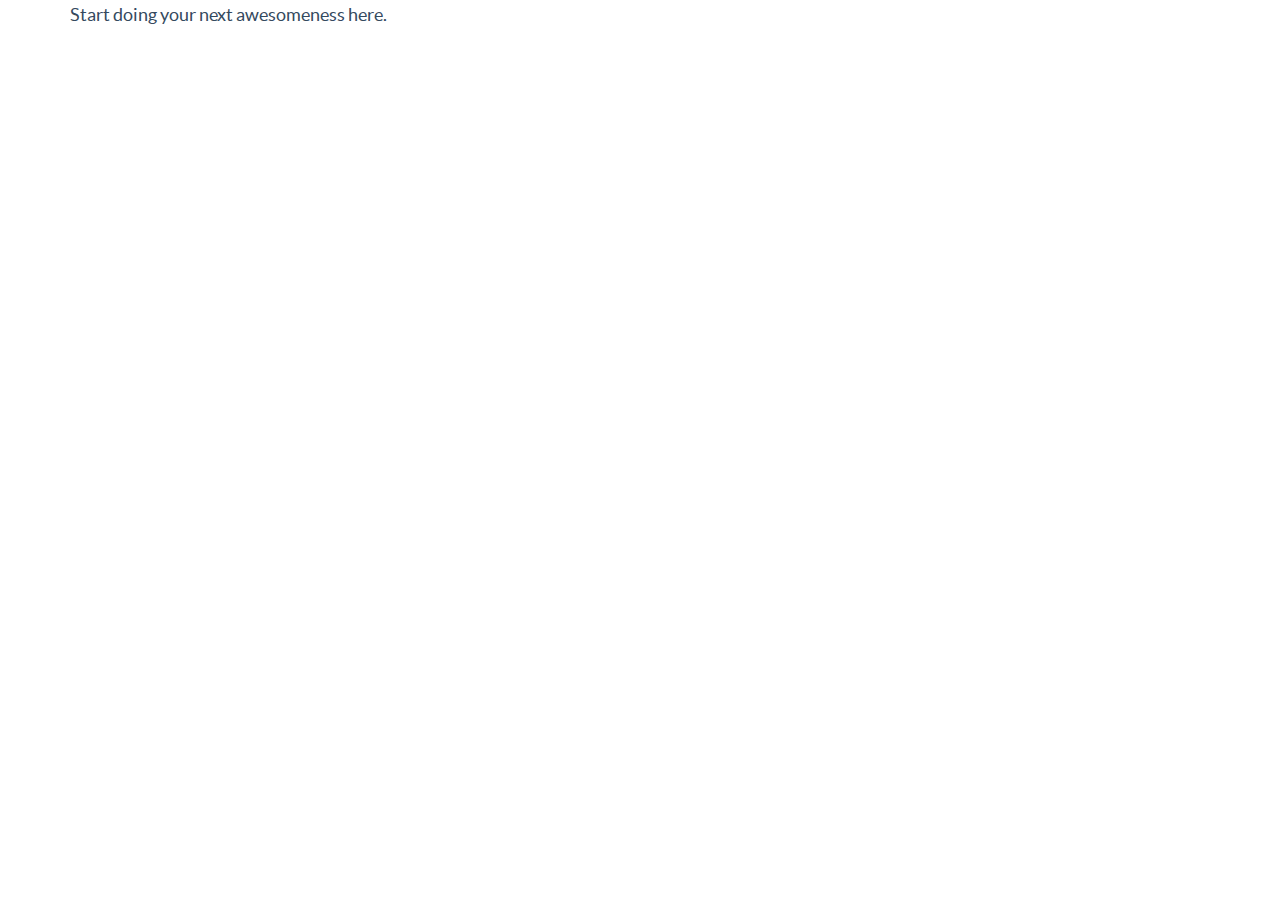
<file: static/template.html>
<!DOCTYPE html>
<html lang="en">
  <head>
    <meta charset="utf-8">
    <title>Flat UI Free</title>
    <meta name="viewport" content="width=device-width, initial-scale=1.0">

    <!-- Loading Bootstrap -->
    <link href="bootstrap/css/bootstrap.css" rel="stylesheet">

    <!-- Loading Flat UI -->
    <link href="css/flat-ui.css" rel="stylesheet">

    <link rel="shortcut icon" href="images/favicon.ico">

    <!-- HTML5 shim, for IE6-8 support of HTML5 elements. All other JS at the end of file. -->
    <!--[if lt IE 9]>
      <script src="js/html5shiv.js"></script>
      <script src="js/respond.min.js"></script>
    <![endif]-->
  </head>
  <body>
    <div class="container">
        Start doing your next awesomeness here.
    </div>
    <!-- /.container -->


    <!-- Load JS here for greater good =============================-->
    <script src="js/jquery-1.8.3.min.js"></script>
    <script src="js/jquery-ui-1.10.3.custom.min.js"></script>
    <script src="js/jquery.ui.touch-punch.min.js"></script>
    <script src="js/bootstrap.min.js"></script>
    <script src="js/bootstrap-select.js"></script>
    <script src="js/bootstrap-switch.js"></script>
    <script src="js/flatui-checkbox.js"></script>
    <script src="js/flatui-radio.js"></script>
    <script src="js/jquery.tagsinput.js"></script>
    <script src="js/jquery.placeholder.js"></script>
  </body>
</html>
</file>
<file: static/ckeditor/samples/sample.css>
/*
Copyright (c) 2003-2014, CKSource - Frederico Knabben. All rights reserved.
For licensing, see LICENSE.md or http://ckeditor.com/license
*/

html, body, h1, h2, h3, h4, h5, h6, div, span, blockquote, p, address, form, fieldset, img, ul, ol, dl, dt, dd, li, hr, table, td, th, strong, em, sup, sub, dfn, ins, del, q, cite, var, samp, code, kbd, tt, pre
{
	line-height: 1.5;
}

body
{
	padding: 10px 30px;
}

input, textarea, select, option, optgroup, button, td, th
{
	font-size: 100%;
}

pre, code, kbd, samp, tt
{
	font-family: monospace,monospace;
	font-size: 1em;
}

body {
    width: 960px;
    margin: 0 auto;
}

code
{
	background: #f3f3f3;
	border: 1px solid #ddd;
	padding: 1px 4px;

	-moz-border-radius: 3px;
	-webkit-border-radius: 3px;
	border-radius: 3px;
}

abbr
{
	border-bottom: 1px dotted #555;
	cursor: pointer;
}

.new, .beta
{
	text-transform: uppercase;
	font-size: 10px;
	font-weight: bold;
	padding: 1px 4px;
	margin: 0 0 0 5px;
	color: #fff;
	float: right;

	-moz-border-radius: 3px;
	-webkit-border-radius: 3px;
	border-radius: 3px;
}

.new
{
	background: #FF7E00;
	border: 1px solid #DA8028;
	text-shadow: 0 1px 0 #C97626;

	-moz-box-shadow: 0 2px 3px 0 #FFA54E inset;
	-webkit-box-shadow: 0 2px 3px 0 #FFA54E inset;
	box-shadow: 0 2px 3px 0 #FFA54E inset;
}

.beta
{
	background: #18C0DF;
	border: 1px solid #19AAD8;
	text-shadow: 0 1px 0 #048CAD;
	font-style: italic;

	-moz-box-shadow: 0 2px 3px 0 #50D4FD inset;
	-webkit-box-shadow: 0 2px 3px 0 #50D4FD inset;
	box-shadow: 0 2px 3px 0 #50D4FD inset;
}

h1.samples
{
	color: #0782C1;
	font-size: 200%;
	font-weight: normal;
	margin: 0;
	padding: 0;
}

h1.samples a
{
	color: #0782C1;
	text-decoration: none;
	border-bottom: 1px dotted #0782C1;
}

.samples a:hover
{
	border-bottom: 1px dotted #0782C1;
}

h2.samples
{
	color: #000000;
	font-size: 130%;
	margin: 15px 0 0 0;
	padding: 0;
}

p, blockquote, address, form, pre, dl, h1.samples, h2.samples
{
	margin-bottom: 15px;
}

ul.samples
{
	margin-bottom: 15px;
}

.clear
{
	clear: both;
}

fieldset
{
	margin: 0;
	padding: 10px;
}

body, input, textarea
{
	color: #333333;
	font-family: Arial, Helvetica, sans-serif;
}

body
{
	font-size: 75%;
}

a.samples
{
	color: #189DE1;
	text-decoration: none;
}

form
{
	margin: 0;
	padding: 0;
}

pre.samples
{
	background-color: #F7F7F7;
	border: 1px solid #D7D7D7;
	overflow: auto;
	padding: 0.25em;
	white-space: pre-wrap; /* CSS 2.1 */
	word-wrap: break-word; /* IE7 */
	-moz-tab-size: 4;
	-o-tab-size: 4;
	-webkit-tab-size: 4;
	tab-size: 4;
}

#footer
{
	clear: both;
	padding-top: 10px;
}

#footer hr
{
	margin: 10px 0 15px 0;
	height: 1px;
	border: solid 1px gray;
	border-bottom: none;
}

#footer p
{
	margin: 0 10px 10px 10px;
	float: left;
}

#footer #copy
{
	float: right;
}

#outputSample
{
	width: 100%;
	table-layout: fixed;
}

#outputSample thead th
{
	color: #dddddd;
	background-color: #999999;
	padding: 4px;
	white-space: nowrap;
}

#outputSample tbody th
{
	vertical-align: top;
	text-align: left;
}

#outputSample pre
{
	margin: 0;
	padding: 0;
}

.description
{
	border: 1px dotted #B7B7B7;
	margin-bottom: 10px;
	padding: 10px 10px 0;
	overflow: hidden;
}

label
{
	display: block;
	margin-bottom: 6px;
}

/**
 *	CKEditor editables are automatically set with the "cke_editable" class
 *	plus cke_editable_(inline|themed) depending on the editor type.
 */

/* Style a bit the inline editables. */
.cke_editable.cke_editable_inline
{
	cursor: pointer;
}

/* Once an editable element gets focused, the "cke_focus" class is
   added to it, so we can style it differently. */
.cke_editable.cke_editable_inline.cke_focus
{
	box-shadow: inset 0px 0px 20px 3px #ddd, inset 0 0 1px #000;
	outline: none;
	background: #eee;
	cursor: text;
}

/* Avoid pre-formatted overflows inline editable. */
.cke_editable_inline pre
{
	white-space: pre-wrap;
	word-wrap: break-word;
}

/**
 *	Samples index styles.
 */

.twoColumns,
.twoColumnsLeft,
.twoColumnsRight
{
	overflow: hidden;
}

.twoColumnsLeft,
.twoColumnsRight
{
	width: 45%;
}

.twoColumnsLeft
{
	float: left;
}

.twoColumnsRight
{
	float: right;
}

dl.samples
{
	padding: 0 0 0 40px;
}
dl.samples > dt
{
	display: list-item;
	list-style-type: disc;
	list-style-position: outside;
	margin: 0 0 3px;
}
dl.samples > dd
{
	margin: 0 0 3px;
}
.warning
{
    color: #ff0000;
	background-color: #FFCCBA;
    border: 2px dotted #ff0000;
	padding: 15px 10px;
	margin: 10px 0;
}

/* Used on inline samples */

blockquote
{
	font-style: italic;
	font-family: Georgia, Times, "Times New Roman", serif;
	padding: 2px 0;
	border-style: solid;
	border-color: #ccc;
	border-width: 0;
}

.cke_contents_ltr blockquote
{
	padding-left: 20px;
	padding-right: 8px;
	border-left-width: 5px;
}

.cke_contents_rtl blockquote
{
	padding-left: 8px;
	padding-right: 20px;
	border-right-width: 5px;
}

img.right {
    border: 1px solid #ccc;
    float: right;
    margin-left: 15px;
    padding: 5px;
}

img.left {
    border: 1px solid #ccc;
    float: left;
    margin-right: 15px;
    padding: 5px;
}
</file>
<file: static/bootstrap/css/prettify.css>
.com { color: #93a1a1; }
.lit { color: #195f91; }
.pun, .opn, .clo { color: #93a1a1; }
.fun { color: #dc322f; }
.str, .atv { color: #D14; }
.kwd, .prettyprint .tag { color: #1e347b; }
.typ, .atn, .dec, .var { color: teal; }
.pln { color: #48484c; }

.prettyprint {
  padding: 8px;
  background-color: #f7f7f9;
  border: 1px solid #e1e1e8;
}
.prettyprint.linenums {
  -webkit-box-shadow: inset 40px 0 0 #fbfbfc, inset 41px 0 0 #ececf0;
     -moz-box-shadow: inset 40px 0 0 #fbfbfc, inset 41px 0 0 #ececf0;
          box-shadow: inset 40px 0 0 #fbfbfc, inset 41px 0 0 #ececf0;
}

/* Specify class=linenums on a pre to get line numbering */
ol.linenums {
  margin: 0 0 0 33px; /* IE indents via margin-left */
}
ol.linenums li {
  padding-left: 12px;
  color: #bebec5;
  line-height: 20px;
  text-shadow: 0 1px 0 #fff;
}
</file>
<file: static/css/flat-ui.css>
@font-face {
  font-family: 'Lato';
  src: url('../fonts/lato/lato-black.eot');
  src: url('../fonts/lato/lato-black.eot?#iefix') format('embedded-opentype'), url('../fonts/lato/lato-black.woff') format('woff'), url('../fonts/lato/lato-black.ttf') format('truetype'), url('../fonts/lato/lato-black.svg#latoblack') format('svg');
  font-weight: 900;
  font-style: normal;
}
@font-face {
  font-family: 'Lato';
  src: url('../fonts/lato/lato-bold.eot');
  src: url('../fonts/lato/lato-bold.eot?#iefix') format('embedded-opentype'), url('../fonts/lato/lato-bold.woff') format('woff'), url('../fonts/lato/lato-bold.ttf') format('truetype'), url('../fonts/lato/lato-bold.svg#latobold') format('svg');
  font-weight: bold;
  font-style: normal;
}
@font-face {
  font-family: 'Lato';
  src: url('../fonts/lato/lato-bolditalic.eot');
  src: url('../fonts/lato/lato-bolditalic.eot?#iefix') format('embedded-opentype'), url('../fonts/lato/lato-bolditalic.woff') format('woff'), url('../fonts/lato/lato-bolditalic.ttf') format('truetype'), url('../fonts/lato/lato-bolditalic.svg#latobold-italic') format('svg');
  font-weight: bold;
  font-style: italic;
}
@font-face {
  font-family: 'Lato';
  src: url('../fonts/lato/lato-italic.eot');
  src: url('../fonts/lato/lato-italic.eot?#iefix') format('embedded-opentype'), url('../fonts/lato/lato-italic.woff') format('woff'), url('../fonts/lato/lato-italic.ttf') format('truetype'), url('../fonts/lato/lato-italic.svg#latoitalic') format('svg');
  font-weight: normal;
  font-style: italic;
}
@font-face {
  font-family: 'Lato';
  src: url('../fonts/lato/lato-light.eot');
  src: url('../fonts/lato/lato-light.eot?#iefix') format('embedded-opentype'), url('../fonts/lato/lato-light.woff') format('woff'), url('../fonts/lato/lato-light.ttf') format('truetype'), url('../fonts/lato/lato-light.svg#latolight') format('svg');
  font-weight: 300;
  font-style: normal;
}
@font-face {
  font-family: 'Lato';
  src: url('../fonts/lato/lato-regular.eot');
  src: url('../fonts/lato/lato-regular.eot?#iefix') format('embedded-opentype'), url('../fonts/lato/lato-regular.woff') format('woff'), url('../fonts/lato/lato-regular.ttf') format('truetype'), url('../fonts/lato/lato-regular.svg#latoregular') format('svg');
  font-weight: normal;
  font-style: normal;
}
@font-face {
  font-family: "Flat-UI-Icons";
  src: url('../fonts/flat-ui-icons-regular.eot');
  src: url('../fonts/flat-ui-icons-regular.eot?#iefix') format('embedded-opentype'), url('../fonts/flat-ui-icons-regular.woff') format('woff'), url('../fonts/flat-ui-icons-regular.ttf') format('truetype'), url('../fonts/flat-ui-icons-regular.svg#flat-ui-icons-regular') format('svg');
  font-weight: normal;
  font-style: normal;
}
/* Use the following CSS code if you want to use data attributes for inserting your icons */
[data-icon]:before {
  font-family: 'Flat-UI-Icons';
  content: attr(data-icon);
  speak: none;
  font-weight: normal;
  font-variant: normal;
  text-transform: none;
  -webkit-font-smoothing: antialiased;
  -moz-osx-font-smoothing: grayscale;
}
/* Use the following CSS code if you want to have a class per icon */
/*
Instead of a list of all class selectors,
you can use the generic selector below, but it's slower:
[class*="fui-"] {
*/
.fui-arrow-right,
.fui-arrow-left,
.fui-cmd,
.fui-check-inverted,
.fui-heart,
.fui-location,
.fui-plus,
.fui-check,
.fui-cross,
.fui-list,
.fui-new,
.fui-video,
.fui-photo,
.fui-volume,
.fui-time,
.fui-eye,
.fui-chat,
.fui-search,
.fui-user,
.fui-mail,
.fui-lock,
.fui-gear,
.fui-radio-unchecked,
.fui-radio-checked,
.fui-checkbox-unchecked,
.fui-checkbox-checked,
.fui-calendar-solid,
.fui-pause,
.fui-play,
.fui-check-inverted-2 {
  display: inline-block;
  font-family: 'Flat-UI-Icons';
  speak: none;
  font-style: normal;
  font-weight: normal;
  font-variant: normal;
  text-transform: none;
  -webkit-font-smoothing: antialiased;
  -moz-osx-font-smoothing: grayscale;
}
.fui-arrow-right:before {
  content: "\e02c";
}
.fui-arrow-left:before {
  content: "\e02d";
}
.fui-cmd:before {
  content: "\e02f";
}
.fui-check-inverted:before {
  content: "\e006";
}
.fui-heart:before {
  content: "\e007";
}
.fui-location:before {
  content: "\e008";
}
.fui-plus:before {
  content: "\e009";
}
.fui-check:before {
  content: "\e00a";
}
.fui-cross:before {
  content: "\e00b";
}
.fui-list:before {
  content: "\e00c";
}
.fui-new:before {
  content: "\e00d";
}
.fui-video:before {
  content: "\e00e";
}
.fui-photo:before {
  content: "\e00f";
}
.fui-volume:before {
  content: "\e010";
}
.fui-time:before {
  content: "\e011";
}
.fui-eye:before {
  content: "\e012";
}
.fui-chat:before {
  content: "\e013";
}
.fui-search:before {
  content: "\e01c";
}
.fui-user:before {
  content: "\e01d";
}
.fui-mail:before {
  content: "\e01e";
}
.fui-lock:before {
  content: "\e01f";
}
.fui-gear:before {
  content: "\e024";
}
.fui-radio-unchecked:before {
  content: "\e02b";
}
.fui-radio-checked:before {
  content: "\e032";
}
.fui-checkbox-unchecked:before {
  content: "\e033";
}
.fui-checkbox-checked:before {
  content: "\e034";
}
.fui-calendar-solid:before {
  content: "\e022";
}
.fui-pause:before {
  content: "\e03b";
}
.fui-play:before {
  content: "\e03c";
}
.fui-check-inverted-2:before {
  content: "\e000";
}
.dropdown-arrow-inverse {
  border-bottom-color: #34495e !important;
  border-top-color: #34495e !important;
}
body {
  font-family: "Lato", Helvetica, Arial, sans-serif;
  font-size: 18px;
  line-height: 1.72222;
  color: #34495e;
  background-color: #ffffff;
}
a {
  color: #16a085;
  text-decoration: none;
  -webkit-transition: 0.25s;
  transition: 0.25s;
}
a:hover,
a:focus {
  color: #1abc9c;
  text-decoration: none;
}
a:focus {
  outline: none;
}
.img-rounded {
  border-radius: 6px;
}
.img-thumbnail {
  padding: 4px;
  line-height: 1.72222;
  background-color: #ffffff;
  border: 2px solid #bdc3c7;
  border-radius: 6px;
  -webkit-transition: all 0.25s ease-in-out;
  transition: all 0.25s ease-in-out;
  display: inline-block;
  max-width: 100%;
  height: auto;
}
.img-comment {
  font-size: 15px;
  line-height: 1.2;
  font-style: italic;
  margin: 24px 0;
}
h1,
h2,
h3,
h4,
h5,
h6,
.h1,
.h2,
.h3,
.h4,
.h5,
.h6 {
  font-family: inherit;
  font-weight: 700;
  line-height: 1.1;
  color: inherit;
}
h1 small,
h2 small,
h3 small,
h4 small,
h5 small,
h6 small,
.h1 small,
.h2 small,
.h3 small,
.h4 small,
.h5 small,
.h6 small {
  color: #e7e9ec;
}
h1,
h2,
h3 {
  margin-top: 30px;
  margin-bottom: 15px;
}
h4,
h5,
h6 {
  margin-top: 15px;
  margin-bottom: 15px;
}
h6 {
  font-weight: normal;
}
h1,
.h1 {
  font-size: 61px;
}
h2,
.h2 {
  font-size: 53px;
}
h3,
.h3 {
  font-size: 40px;
}
h4,
.h4 {
  font-size: 29px;
}
h5,
.h5 {
  font-size: 28px;
}
h6,
.h6 {
  font-size: 24px;
}
p {
  font-size: 18px;
  line-height: 1.72222;
  margin: 0 0 15px;
}
.lead {
  margin-bottom: 30px;
  font-size: 28px;
  line-height: 1.46428571;
  font-weight: 300;
}
@media (min-width: 768px) {
  .lead {
    font-size: 30.006px;
  }
}
small,
.small {
  font-size: 83%;
  line-height: 2.067;
}
.text-muted {
  color: #bdc3c7;
}
.text-inverse {
  color: #ffffff;
}
.text-primary {
  color: #1abc9c;
}
a.text-primary:hover {
  color: #15967d;
}
.text-warning {
  color: #f1c40f;
}
a.text-warning:hover {
  color: #c19d0c;
}
.text-danger {
  color: #e74c3c;
}
a.text-danger:hover {
  color: #b93d30;
}
.text-success {
  color: #2ecc71;
}
a.text-success:hover {
  color: #25a35a;
}
.text-info {
  color: #3498db;
}
a.text-info:hover {
  color: #2a7aaf;
}
.bg-primary {
  color: #ffffff;
  background-color: #34495e;
}
a.bg-primary:hover {
  background-color: #222f3d;
}
.bg-success {
  background-color: #dff0d8;
}
a.bg-success:hover {
  background-color: #c1e2b3;
}
.bg-info {
  background-color: #d9edf7;
}
a.bg-info:hover {
  background-color: #afd9ee;
}
.bg-warning {
  background-color: #fcf8e3;
}
a.bg-warning:hover {
  background-color: #f7ecb5;
}
.bg-danger {
  background-color: #f2dede;
}
a.bg-danger:hover {
  background-color: #e4b9b9;
}
.page-header {
  padding-bottom: 14px;
  margin: 60px 0 30px;
  border-bottom: 1px solid #e7e9ec;
}
ul,
ol {
  margin-bottom: 15px;
}
dl {
  margin-bottom: 30px;
}
dt,
dd {
  line-height: 1.72222;
}
@media (min-width: 768px) {
  .dl-horizontal dt {
    width: 160px;
  }
  .dl-horizontal dd {
    margin-left: 180px;
  }
}
abbr[title],
abbr[data-original-title] {
  border-bottom: 1px dotted #bdc3c7;
}
blockquote {
  border-left: 3px solid #e7e9ec;
  padding: 0 0 0 16px;
  margin: 0 0 30px;
}
blockquote p {
  font-size: 20px;
  line-height: 1.55;
  font-weight: normal;
  margin-bottom: .4em;
}
blockquote small,
blockquote .small {
  font-size: 18px;
  line-height: 1.72222;
  font-style: italic;
  color: inherit;
}
blockquote small:before,
blockquote .small:before {
  content: "";
}
blockquote.pull-right {
  padding-right: 16px;
  padding-left: 0;
  border-right: 3px solid #e7e9ec;
  border-left: 0;
}
blockquote.pull-right small:after {
  content: "";
}
address {
  margin-bottom: 30px;
  line-height: 1.72222;
}
code,
kbd,
pre,
samp {
  font-family: Monaco, Menlo, Consolas, "Courier New", monospace;
}
code {
  padding: 2px 6px;
  font-size: 85%;
  color: #c7254e;
  background-color: #f9f2f4;
  border-radius: 4px;
}
kbd {
  padding: 2px 6px;
  font-size: 85%;
  color: #ffffff;
  background-color: #34495e;
  border-radius: 4px;
  box-shadow: none;
}
pre {
  padding: 8px;
  margin: 0 0 15px;
  font-size: 13px;
  line-height: 1.72222;
  color: inherit;
  background-color: #ffffff;
  border: 2px solid #e7e9ec;
  border-radius: 6px;
  white-space: pre;
}
.pre-scrollable {
  max-height: 340px;
}
.thumbnail {
  display: block;
  padding: 4px;
  margin-bottom: 5px;
  line-height: 1.72222;
  background-color: #ffffff;
  border: 2px solid #bdc3c7;
  border-radius: 6px;
  -webkit-transition: all 0.25s ease-in-out;
  transition: all 0.25s ease-in-out;
}
.thumbnail > img,
.thumbnail a > img {
  display: block;
  max-width: 100%;
  height: auto;
  margin-left: auto;
  margin-right: auto;
}
a.thumbnail:hover,
a.thumbnail:focus,
a.thumbnail.active {
  border-color: #16a085;
}
.thumbnail .caption {
  padding: 9px;
  color: #34495e;
}
.btn {
  border: none;
  font-size: 15px;
  font-weight: normal;
  line-height: 1.4;
  border-radius: 4px;
  padding: 10px 15px;
  -webkit-font-smoothing: subpixel-antialiased;
  -webkit-transition: border .25s linear, color .25s linear, background-color .25s linear;
  transition: border .25s linear, color .25s linear, background-color .25s linear;
}
.btn:hover,
.btn:focus {
  outline: none;
  color: #ffffff;
}
.btn:active,
.btn.active {
  outline: none;
  -webkit-box-shadow: none;
  box-shadow: none;
}
.btn.disabled,
.btn[disabled],
fieldset[disabled] .btn {
  background-color: #bdc3c7;
  color: rgba(255, 255, 255, 0.75);
  opacity: 0.7;
  filter: alpha(opacity=70);
}
.btn > [class^="fui-"] {
  margin: 0 1px;
  position: relative;
  line-height: 1;
  top: 1px;
}
.btn-xs.btn > [class^="fui-"] {
  font-size: 11px;
  top: 0;
}
.btn-hg.btn > [class^="fui-"] {
  top: 2px;
}
.btn-default {
  color: #ffffff;
  background-color: #bdc3c7;
}
.btn-default:hover,
.btn-default:focus,
.btn-default:active,
.btn-default.active,
.open .dropdown-toggle.btn-default {
  color: #ffffff;
  background-color: #cacfd2;
  border-color: #cacfd2;
}
.btn-default:active,
.btn-default.active,
.open .dropdown-toggle.btn-default {
  background: #a1a6a9;
  border-color: #a1a6a9;
}
.btn-default.disabled,
.btn-default[disabled],
fieldset[disabled] .btn-default,
.btn-default.disabled:hover,
.btn-default[disabled]:hover,
fieldset[disabled] .btn-default:hover,
.btn-default.disabled:focus,
.btn-default[disabled]:focus,
fieldset[disabled] .btn-default:focus,
.btn-default.disabled:active,
.btn-default[disabled]:active,
fieldset[disabled] .btn-default:active,
.btn-default.disabled.active,
.btn-default[disabled].active,
fieldset[disabled] .btn-default.active {
  background-color: #bdc3c7;
  border-color: #bdc3c7;
}
.btn-primary {
  color: #ffffff;
  background-color: #1abc9c;
}
.btn-primary:hover,
.btn-primary:focus,
.btn-primary:active,
.btn-primary.active,
.open .dropdown-toggle.btn-primary {
  color: #ffffff;
  background-color: #48c9b0;
  border-color: #48c9b0;
}
.btn-primary:active,
.btn-primary.active,
.open .dropdown-toggle.btn-primary {
  background: #16a085;
  border-color: #16a085;
}
.btn-primary.disabled,
.btn-primary[disabled],
fieldset[disabled] .btn-primary,
.btn-primary.disabled:hover,
.btn-primary[disabled]:hover,
fieldset[disabled] .btn-primary:hover,
.btn-primary.disabled:focus,
.btn-primary[disabled]:focus,
fieldset[disabled] .btn-primary:focus,
.btn-primary.disabled:active,
.btn-primary[disabled]:active,
fieldset[disabled] .btn-primary:active,
.btn-primary.disabled.active,
.btn-primary[disabled].active,
fieldset[disabled] .btn-primary.active {
  background-color: #1abc9c;
  border-color: #1abc9c;
}
.btn-info {
  color: #ffffff;
  background-color: #3498db;
}
.btn-info:hover,
.btn-info:focus,
.btn-info:active,
.btn-info.active,
.open .dropdown-toggle.btn-info {
  color: #ffffff;
  background-color: #5dade2;
  border-color: #5dade2;
}
.btn-info:active,
.btn-info.active,
.open .dropdown-toggle.btn-info {
  background: #2c81ba;
  border-color: #2c81ba;
}
.btn-info.disabled,
.btn-info[disabled],
fieldset[disabled] .btn-info,
.btn-info.disabled:hover,
.btn-info[disabled]:hover,
fieldset[disabled] .btn-info:hover,
.btn-info.disabled:focus,
.btn-info[disabled]:focus,
fieldset[disabled] .btn-info:focus,
.btn-info.disabled:active,
.btn-info[disabled]:active,
fieldset[disabled] .btn-info:active,
.btn-info.disabled.active,
.btn-info[disabled].active,
fieldset[disabled] .btn-info.active {
  background-color: #3498db;
  border-color: #3498db;
}
.btn-danger {
  color: #ffffff;
  background-color: #e74c3c;
}
.btn-danger:hover,
.btn-danger:focus,
.btn-danger:active,
.btn-danger.active,
.open .dropdown-toggle.btn-danger {
  color: #ffffff;
  background-color: #ec7063;
  border-color: #ec7063;
}
.btn-danger:active,
.btn-danger.active,
.open .dropdown-toggle.btn-danger {
  background: #c44133;
  border-color: #c44133;
}
.btn-danger.disabled,
.btn-danger[disabled],
fieldset[disabled] .btn-danger,
.btn-danger.disabled:hover,
.btn-danger[disabled]:hover,
fieldset[disabled] .btn-danger:hover,
.btn-danger.disabled:focus,
.btn-danger[disabled]:focus,
fieldset[disabled] .btn-danger:focus,
.btn-danger.disabled:active,
.btn-danger[disabled]:active,
fieldset[disabled] .btn-danger:active,
.btn-danger.disabled.active,
.btn-danger[disabled].active,
fieldset[disabled] .btn-danger.active {
  background-color: #e74c3c;
  border-color: #e74c3c;
}
.btn-success {
  color: #ffffff;
  background-color: #2ecc71;
}
.btn-success:hover,
.btn-success:focus,
.btn-success:active,
.btn-success.active,
.open .dropdown-toggle.btn-success {
  color: #ffffff;
  background-color: #58d68d;
  border-color: #58d68d;
}
.btn-success:active,
.btn-success.active,
.open .dropdown-toggle.btn-success {
  background: #27ad60;
  border-color: #27ad60;
}
.btn-success.disabled,
.btn-success[disabled],
fieldset[disabled] .btn-success,
.btn-success.disabled:hover,
.btn-success[disabled]:hover,
fieldset[disabled] .btn-success:hover,
.btn-success.disabled:focus,
.btn-success[disabled]:focus,
fieldset[disabled] .btn-success:focus,
.btn-success.disabled:active,
.btn-success[disabled]:active,
fieldset[disabled] .btn-success:active,
.btn-success.disabled.active,
.btn-success[disabled].active,
fieldset[disabled] .btn-success.active {
  background-color: #2ecc71;
  border-color: #2ecc71;
}
.btn-warning {
  color: #ffffff;
  background-color: #f1c40f;
}
.btn-warning:hover,
.btn-warning:focus,
.btn-warning:active,
.btn-warning.active,
.open .dropdown-toggle.btn-warning {
  color: #ffffff;
  background-color: #f5d313;
  border-color: #f5d313;
}
.btn-warning:active,
.btn-warning.active,
.open .dropdown-toggle.btn-warning {
  background: #cda70d;
  border-color: #cda70d;
}
.btn-warning.disabled,
.btn-warning[disabled],
fieldset[disabled] .btn-warning,
.btn-warning.disabled:hover,
.btn-warning[disabled]:hover,
fieldset[disabled] .btn-warning:hover,
.btn-warning.disabled:focus,
.btn-warning[disabled]:focus,
fieldset[disabled] .btn-warning:focus,
.btn-warning.disabled:active,
.btn-warning[disabled]:active,
fieldset[disabled] .btn-warning:active,
.btn-warning.disabled.active,
.btn-warning[disabled].active,
fieldset[disabled] .btn-warning.active {
  background-color: #f1c40f;
  border-color: #f1c40f;
}
.btn-inverse {
  color: #ffffff;
  background-color: #34495e;
}
.btn-inverse:hover,
.btn-inverse:focus,
.btn-inverse:active,
.btn-inverse.active,
.open .dropdown-toggle.btn-inverse {
  color: #ffffff;
  background-color: #415b76;
  border-color: #415b76;
}
.btn-inverse:active,
.btn-inverse.active,
.open .dropdown-toggle.btn-inverse {
  background: #2c3e50;
  border-color: #2c3e50;
}
.btn-inverse.disabled,
.btn-inverse[disabled],
fieldset[disabled] .btn-inverse,
.btn-inverse.disabled:hover,
.btn-inverse[disabled]:hover,
fieldset[disabled] .btn-inverse:hover,
.btn-inverse.disabled:focus,
.btn-inverse[disabled]:focus,
fieldset[disabled] .btn-inverse:focus,
.btn-inverse.disabled:active,
.btn-inverse[disabled]:active,
fieldset[disabled] .btn-inverse:active,
.btn-inverse.disabled.active,
.btn-inverse[disabled].active,
fieldset[disabled] .btn-inverse.active {
  background-color: #34495e;
  border-color: #34495e;
}
.btn-embossed {
  -webkit-box-shadow: inset 0 -2px 0 rgba(0, 0, 0, 0.15);
  box-shadow: inset 0 -2px 0 rgba(0, 0, 0, 0.15);
}
.btn-embossed.active,
.btn-embossed:active {
  -webkit-box-shadow: inset 0 2px 0 rgba(0, 0, 0, 0.15);
  box-shadow: inset 0 2px 0 rgba(0, 0, 0, 0.15);
}
.btn-wide {
  min-width: 140px;
  padding-left: 30px;
  padding-right: 30px;
}
.btn-link {
  color: #16a085;
}
.btn-link:hover,
.btn-link:focus {
  color: #1abc9c;
  text-decoration: underline;
  background-color: transparent;
}
.btn-link[disabled]:hover,
fieldset[disabled] .btn-link:hover,
.btn-link[disabled]:focus,
fieldset[disabled] .btn-link:focus {
  color: #bdc3c7;
  text-decoration: none;
}
.btn-hg {
  padding: 13px 20px;
  font-size: 22px;
  line-height: 1.227;
  border-radius: 6px;
}
.btn-lg {
  padding: 10px 19px;
  font-size: 17px;
  line-height: 1.471;
  border-radius: 6px;
}
.btn-sm {
  padding: 9px 13px;
  font-size: 13px;
  line-height: 1.385;
  border-radius: 4px;
}
.btn-xs {
  padding: 6px 9px;
  font-size: 12px;
  line-height: 1.083;
  border-radius: 3px;
}
.btn-tip {
  font-weight: 300;
  padding-left: 10px;
  font-size: 92%;
}
.btn-block {
  white-space: normal;
}
.btn-default .caret {
  border-top-color: #ffffff;
}
.btn-primary .caret,
.btn-success .caret,
.btn-warning .caret,
.btn-danger .caret,
.btn-info .caret {
  border-top-color: #ffffff;
}
.dropup .btn-default .caret {
  border-bottom-color: #ffffff;
}
.dropup .btn-primary .caret,
.dropup .btn-success .caret,
.dropup .btn-warning .caret,
.dropup .btn-danger .caret,
.dropup .btn-info .caret {
  border-bottom-color: #ffffff;
}
.btn-group-xs > .btn {
  padding: 6px 9px;
  font-size: 12px;
  line-height: 1.083;
  border-radius: 3px;
}
.btn-group-sm > .btn {
  padding: 9px 13px;
  font-size: 13px;
  line-height: 1.385;
  border-radius: 4px;
}
.btn-group-lg > .btn {
  padding: 10px 19px;
  font-size: 17px;
  line-height: 1.471;
  border-radius: 6px;
}
.btn-group-gh > .btn {
  padding: 13px 20px;
  font-size: 22px;
  line-height: 1.227;
  border-radius: 6px;
}
.btn-group > .btn + .btn {
  margin-left: 0;
}
.btn-group > .btn + .dropdown-toggle {
  border-left: 2px solid rgba(52, 73, 94, 0.15);
  padding-left: 12px;
  padding-right: 12px;
}
.btn-group > .btn + .dropdown-toggle .caret {
  margin-left: 3px;
  margin-right: 3px;
}
.btn-group > .btn.btn-gh + .dropdown-toggle .caret {
  margin-left: 7px;
  margin-right: 7px;
}
.btn-group > .btn.btn-sm + .dropdown-toggle .caret {
  margin-left: 0;
  margin-right: 0;
}
.dropdown-toggle .caret {
  margin-left: 8px;
}
.btn-group > .btn,
.btn-group > .dropdown-menu,
.btn-group > .popover {
  font-weight: 400;
}
.btn-group:focus .dropdown-toggle {
  outline: none;
  -webkit-transition: 0.25s;
  transition: 0.25s;
}
.btn-group.open .dropdown-toggle {
  color: rgba(255, 255, 255, 0.75);
  -webkit-box-shadow: none;
  box-shadow: none;
}
.btn-toolbar .btn.active {
  color: #ffffff;
}
.btn-toolbar .btn > [class^="fui-"] {
  font-size: 16px;
  margin: 0 1px;
}
.caret {
  border-width: 8px 6px;
  border-bottom-color: #34495e;
  border-top-color: #34495e;
  border-style: solid;
  border-bottom-style: none;
  -webkit-transition: 0.25s;
  transition: 0.25s;
  -webkit-transform: scale(1.001);
  -ms-transform: scale(1.001);
  transform: scale(1.001);
}
.dropup .caret,
.dropup .btn-lg .caret,
.navbar-fixed-bottom .dropdown .caret {
  border-bottom-width: 8px;
}
.btn-lg .caret {
  border-top-width: 8px;
  border-right-width: 6px;
  border-left-width: 6px;
}
.select {
  display: inline-block;
  margin-bottom: 10px;
}
[class*="span"] > .select[class*="span"] {
  margin-left: 0;
}
.select[class*="span"] .btn {
  width: 100%;
}
.select.select-block {
  display: block;
  float: none;
  margin-left: 0;
  width: auto;
}
.select.select-block:before,
.select.select-block:after {
  content: " ";
  /* 1 */

  display: table;
  /* 2 */

}
.select.select-block:after {
  clear: both;
}
.select.select-block .btn {
  width: 100%;
}
.select.select-block .dropdown-menu {
  width: 100%;
}
.select .btn {
  width: 220px;
}
.select .btn.btn-hg .filter-option {
  left: 20px;
  right: 40px;
  top: 13px;
}
.select .btn.btn-hg .caret {
  right: 20px;
}
.select .btn.btn-lg .filter-option {
  left: 18px;
  right: 38px;
}
.select .btn.btn-sm .filter-option {
  left: 13px;
  right: 33px;
}
.select .btn.btn-sm .caret {
  right: 13px;
}
.select .btn.btn-xs .filter-option {
  left: 13px;
  right: 33px;
  top: 5px;
}
.select .btn.btn-xs .caret {
  right: 13px;
}
.select .btn .filter-option {
  height: 26px;
  left: 13px;
  overflow: hidden;
  position: absolute;
  right: 33px;
  text-align: left;
  top: 10px;
}
.select .btn .caret {
  position: absolute;
  right: 16px;
  top: 50%;
  margin-top: -3px;
}
.select .btn .dropdown-toggle {
  border-radius: 6px;
}
.select .btn .dropdown-menu {
  min-width: 100%;
}
.select .btn .dropdown-menu dt {
  cursor: default;
  display: block;
  padding: 3px 20px;
}
.select .btn .dropdown-menu li:not(.disabled) > a:hover small {
  color: rgba(255, 255, 255, 0.004);
}
.select .btn .dropdown-menu li > a {
  min-height: 20px;
}
.select .btn .dropdown-menu li > a.opt {
  padding-left: 35px;
}
.select .btn .dropdown-menu li small {
  padding-left: .5em;
}
.select .btn .dropdown-menu li > dt small {
  font-weight: normal;
}
.select .btn > .disabled,
.select .btn .dropdown-menu li.disabled > a {
  cursor: default;
}
.select .caret {
  border-bottom-color: #ffffff;
  border-top-color: #ffffff;
}
legend {
  display: block;
  width: 100%;
  padding: 0;
  margin-bottom: 15px;
  font-size: 24px;
  line-height: inherit;
  color: inherit;
  border-bottom: none;
}
textarea {
  font-size: 20px;
  line-height: 24px;
  padding: 5px 11px;
}
input[type="search"] {
  -webkit-appearance: none !important;
}
label {
  font-weight: normal;
  font-size: 15px;
  line-height: 2.4;
}
.form-control:-moz-placeholder {
  color: #b2bcc5;
}
.form-control::-moz-placeholder {
  color: #b2bcc5;
  opacity: 1;
}
.form-control:-ms-input-placeholder {
  color: #b2bcc5;
}
.form-control::-webkit-input-placeholder {
  color: #b2bcc5;
}
.form-control.placeholder {
  color: #b2bcc5;
}
.form-control {
  border: 2px solid #bdc3c7;
  color: #34495e;
  font-family: "Lato", Helvetica, Arial, sans-serif;
  font-size: 15px;
  line-height: 1.467;
  padding: 8px 12px;
  height: 42px;
  -webkit-appearance: none;
  border-radius: 6px;
  -webkit-box-shadow: none;
  box-shadow: none;
  -webkit-transition: border .25s linear, color .25s linear, background-color .25s linear;
  transition: border .25s linear, color .25s linear, background-color .25s linear;
}
.form-group.focus .form-control,
.form-control:focus {
  border-color: #1abc9c;
  outline: 0;
  -webkit-box-shadow: none;
  box-shadow: none;
}
.form-control[disabled],
.form-control[readonly],
fieldset[disabled] .form-control {
  background-color: #f4f6f6;
  border-color: #d5dbdb;
  color: #d5dbdb;
  cursor: default;
  opacity: 0.7;
  filter: alpha(opacity=70);
}
.form-control.flat {
  border-color: transparent;
}
.form-control.flat:hover {
  border-color: #bdc3c7;
}
.form-control.flat:focus {
  border-color: #1abc9c;
}
.input-sm {
  height: 35px;
  padding: 6px 10px;
  font-size: 13px;
  line-height: 1.462;
  border-radius: 6px;
}
select.input-sm {
  height: 35px;
  line-height: 35px;
}
textarea.input-sm,
select[multiple].input-sm {
  height: auto;
}
.input-lg {
  height: 45px;
  padding: 10px 15px;
  font-size: 17px;
  line-height: 1.235;
  border-radius: 6px;
}
select.input-lg {
  height: 45px;
  line-height: 45px;
}
textarea.input-lg,
select[multiple].input-lg {
  height: auto;
}
.input-hg {
  height: 53px;
  padding: 10px 16px;
  font-size: 22px;
  line-height: 1.318;
  border-radius: 6px;
}
select.input-hg {
  height: 53px;
  line-height: 53px;
}
textarea.input-hg,
select[multiple].input-hg {
  height: auto;
}
.has-warning .help-block,
.has-warning .control-label,
.has-warning .radio,
.has-warning .checkbox,
.has-warning .radio-inline,
.has-warning .checkbox-inline {
  color: #f1c40f;
}
.has-warning .form-control {
  color: #f1c40f;
  border-color: #f1c40f;
  -webkit-box-shadow: none;
  box-shadow: none;
}
.has-warning .form-control:-moz-placeholder {
  color: #f1c40f;
}
.has-warning .form-control::-moz-placeholder {
  color: #f1c40f;
  opacity: 1;
}
.has-warning .form-control:-ms-input-placeholder {
  color: #f1c40f;
}
.has-warning .form-control::-webkit-input-placeholder {
  color: #f1c40f;
}
.has-warning .form-control.placeholder {
  color: #f1c40f;
}
.has-warning .form-control:focus {
  border-color: #f1c40f;
  -webkit-box-shadow: none;
  box-shadow: none;
}
.has-warning .input-group-addon {
  color: #f1c40f;
  border-color: #f1c40f;
  background-color: #ffffff;
}
.has-error .help-block,
.has-error .control-label,
.has-error .radio,
.has-error .checkbox,
.has-error .radio-inline,
.has-error .checkbox-inline {
  color: #e74c3c;
}
.has-error .form-control {
  color: #e74c3c;
  border-color: #e74c3c;
  -webkit-box-shadow: none;
  box-shadow: none;
}
.has-error .form-control:-moz-placeholder {
  color: #e74c3c;
}
.has-error .form-control::-moz-placeholder {
  color: #e74c3c;
  opacity: 1;
}
.has-error .form-control:-ms-input-placeholder {
  color: #e74c3c;
}
.has-error .form-control::-webkit-input-placeholder {
  color: #e74c3c;
}
.has-error .form-control.placeholder {
  color: #e74c3c;
}
.has-error .form-control:focus {
  border-color: #e74c3c;
  -webkit-box-shadow: none;
  box-shadow: none;
}
.has-error .input-group-addon {
  color: #e74c3c;
  border-color: #e74c3c;
  background-color: #ffffff;
}
.has-success .help-block,
.has-success .control-label,
.has-success .radio,
.has-success .checkbox,
.has-success .radio-inline,
.has-success .checkbox-inline {
  color: #2ecc71;
}
.has-success .form-control {
  color: #2ecc71;
  border-color: #2ecc71;
  -webkit-box-shadow: none;
  box-shadow: none;
}
.has-success .form-control:-moz-placeholder {
  color: #2ecc71;
}
.has-success .form-control::-moz-placeholder {
  color: #2ecc71;
  opacity: 1;
}
.has-success .form-control:-ms-input-placeholder {
  color: #2ecc71;
}
.has-success .form-control::-webkit-input-placeholder {
  color: #2ecc71;
}
.has-success .form-control.placeholder {
  color: #2ecc71;
}
.has-success .form-control:focus {
  border-color: #2ecc71;
  -webkit-box-shadow: none;
  box-shadow: none;
}
.has-success .input-group-addon {
  color: #2ecc71;
  border-color: #2ecc71;
  background-color: #ffffff;
}
.help-block {
  font-size: 15px;
  margin-bottom: 5px;
  color: inherit;
}
.form-group {
  position: relative;
  margin-bottom: 20px;
}
.form-horizontal .control-label,
.form-horizontal .radio,
.form-horizontal .checkbox,
.form-horizontal .radio-inline,
.form-horizontal .checkbox-inline {
  margin-top: 0;
  margin-bottom: 0;
  padding-top: 6px;
}
.form-horizontal .form-group {
  margin-left: -15px;
  margin-right: -15px;
}
.form-horizontal .form-group:before,
.form-horizontal .form-group:after {
  content: " ";
  /* 1 */

  display: table;
  /* 2 */

}
.form-horizontal .form-group:after {
  clear: both;
}
.form-horizontal .form-control-static {
  padding-top: 6px;
}
.form-group {
  position: relative;
}
.form-control + .input-icon {
  position: absolute;
  top: 2px;
  right: 2px;
  line-height: 37px;
  vertical-align: middle;
  font-size: 20px;
  color: #b2bcc5;
  background-color: #ffffff;
  padding: 0 12px 0 0;
  border-radius: 6px;
}
.input-hg + .input-icon {
  line-height: 49px;
  padding: 0 16px 0 0;
}
.input-lg + .input-icon {
  line-height: 41px;
  padding: 0 15px 0 0;
}
.input-sm + .input-icon {
  font-size: 18px;
  line-height: 30px;
  padding: 0 10px 0 0;
}
.has-success .input-icon {
  color: #2ecc71;
}
.has-warning .input-icon {
  color: #f1c40f;
}
.has-error .input-icon {
  color: #e74c3c;
}
.form-control[disabled] + .input-icon,
.form-control[readonly] + .input-icon,
fieldset[disabled] .form-control + .input-icon,
.form-control.disabled + .input-icon {
  color: #d5dbdb;
  background-color: transparent;
  opacity: 0.7;
  filter: alpha(opacity=70);
}
.input-group-hg > .form-control,
.input-group-hg > .input-group-addon,
.input-group-hg > .input-group-btn > .btn {
  height: 53px;
  padding: 10px 16px;
  font-size: 22px;
  line-height: 1.318;
  border-radius: 6px;
}
select.input-group-hg > .form-control,
select.input-group-hg > .input-group-addon,
select.input-group-hg > .input-group-btn > .btn {
  height: 53px;
  line-height: 53px;
}
textarea.input-group-hg > .form-control,
textarea.input-group-hg > .input-group-addon,
textarea.input-group-hg > .input-group-btn > .btn,
select[multiple].input-group-hg > .form-control,
select[multiple].input-group-hg > .input-group-addon,
select[multiple].input-group-hg > .input-group-btn > .btn {
  height: auto;
}
.input-group-lg > .form-control,
.input-group-lg > .input-group-addon,
.input-group-lg > .input-group-btn > .btn {
  height: 45px;
  padding: 10px 15px;
  font-size: 17px;
  line-height: 1.235;
  border-radius: 6px;
}
select.input-group-lg > .form-control,
select.input-group-lg > .input-group-addon,
select.input-group-lg > .input-group-btn > .btn {
  height: 45px;
  line-height: 45px;
}
textarea.input-group-lg > .form-control,
textarea.input-group-lg > .input-group-addon,
textarea.input-group-lg > .input-group-btn > .btn,
select[multiple].input-group-lg > .form-control,
select[multiple].input-group-lg > .input-group-addon,
select[multiple].input-group-lg > .input-group-btn > .btn {
  height: auto;
}
.input-group-sm > .form-control,
.input-group-sm > .input-group-addon,
.input-group-sm > .input-group-btn > .btn {
  height: 35px;
  padding: 6px 10px;
  font-size: 13px;
  line-height: 1.462;
  border-radius: 6px;
}
select.input-group-sm > .form-control,
select.input-group-sm > .input-group-addon,
select.input-group-sm > .input-group-btn > .btn {
  height: 35px;
  line-height: 35px;
}
textarea.input-group-sm > .form-control,
textarea.input-group-sm > .input-group-addon,
textarea.input-group-sm > .input-group-btn > .btn,
select[multiple].input-group-sm > .form-control,
select[multiple].input-group-sm > .input-group-addon,
select[multiple].input-group-sm > .input-group-btn > .btn {
  height: auto;
}
.input-group-addon {
  padding: 10px 12px;
  font-size: 15px;
  color: #ffffff;
  text-align: center;
  background-color: #bdc3c7;
  border: 1px solid #bdc3c7;
  border-radius: 6px;
  -webkit-transition: border .25s linear, color .25s linear, background-color .25s linear;
  transition: border .25s linear, color .25s linear, background-color .25s linear;
}
.input-group-hg .input-group-addon,
.input-group-lg .input-group-addon,
.input-group-sm .input-group-addon {
  line-height: 1;
}
.input-group .form-control:first-child,
.input-group-addon:first-child,
.input-group-btn:first-child > .btn,
.input-group-btn:first-child > .dropdown-toggle,
.input-group-btn:last-child > .btn:not(:last-child):not(.dropdown-toggle) {
  border-bottom-right-radius: 0;
  border-top-right-radius: 0;
}
.input-group .form-control:last-child,
.input-group-addon:last-child,
.input-group-btn:last-child > .btn,
.input-group-btn:last-child > .dropdown-toggle,
.input-group-btn:first-child > .btn:not(:first-child) {
  border-bottom-left-radius: 0;
  border-top-left-radius: 0;
}
.form-group.focus .input-group-addon,
.input-group.focus .input-group-addon {
  background-color: #1abc9c;
  border-color: #1abc9c;
}
.form-group.focus .input-group-btn > .btn-default + .btn-default,
.input-group.focus .input-group-btn > .btn-default + .btn-default {
  border-left-color: #16a085;
}
.form-group.focus .input-group-btn .btn,
.input-group.focus .input-group-btn .btn {
  border-color: #1abc9c;
  background-color: #ffffff;
  color: #1abc9c;
}
.form-group.focus .input-group-btn .btn-default,
.input-group.focus .input-group-btn .btn-default {
  color: #ffffff;
  background-color: #1abc9c;
}
.form-group.focus .input-group-btn .btn-default:hover,
.input-group.focus .input-group-btn .btn-default:hover,
.form-group.focus .input-group-btn .btn-default:focus,
.input-group.focus .input-group-btn .btn-default:focus,
.form-group.focus .input-group-btn .btn-default:active,
.input-group.focus .input-group-btn .btn-default:active,
.form-group.focus .input-group-btn .btn-default.active,
.input-group.focus .input-group-btn .btn-default.active,
.open .dropdown-toggle.form-group.focus .input-group-btn .btn-default,
.open .dropdown-toggle.input-group.focus .input-group-btn .btn-default {
  color: #ffffff;
  background-color: #48c9b0;
  border-color: #48c9b0;
}
.form-group.focus .input-group-btn .btn-default:active,
.input-group.focus .input-group-btn .btn-default:active,
.form-group.focus .input-group-btn .btn-default.active,
.input-group.focus .input-group-btn .btn-default.active,
.open .dropdown-toggle.form-group.focus .input-group-btn .btn-default,
.open .dropdown-toggle.input-group.focus .input-group-btn .btn-default {
  background: #16a085;
  border-color: #16a085;
}
.form-group.focus .input-group-btn .btn-default.disabled,
.input-group.focus .input-group-btn .btn-default.disabled,
.form-group.focus .input-group-btn .btn-default[disabled],
.input-group.focus .input-group-btn .btn-default[disabled],
fieldset[disabled] .form-group.focus .input-group-btn .btn-default,
fieldset[disabled] .input-group.focus .input-group-btn .btn-default,
.form-group.focus .input-group-btn .btn-default.disabled:hover,
.input-group.focus .input-group-btn .btn-default.disabled:hover,
.form-group.focus .input-group-btn .btn-default[disabled]:hover,
.input-group.focus .input-group-btn .btn-default[disabled]:hover,
fieldset[disabled] .form-group.focus .input-group-btn .btn-default:hover,
fieldset[disabled] .input-group.focus .input-group-btn .btn-default:hover,
.form-group.focus .input-group-btn .btn-default.disabled:focus,
.input-group.focus .input-group-btn .btn-default.disabled:focus,
.form-group.focus .input-group-btn .btn-default[disabled]:focus,
.input-group.focus .input-group-btn .btn-default[disabled]:focus,
fieldset[disabled] .form-group.focus .input-group-btn .btn-default:focus,
fieldset[disabled] .input-group.focus .input-group-btn .btn-default:focus,
.form-group.focus .input-group-btn .btn-default.disabled:active,
.input-group.focus .input-group-btn .btn-default.disabled:active,
.form-group.focus .input-group-btn .btn-default[disabled]:active,
.input-group.focus .input-group-btn .btn-default[disabled]:active,
fieldset[disabled] .form-group.focus .input-group-btn .btn-default:active,
fieldset[disabled] .input-group.focus .input-group-btn .btn-default:active,
.form-group.focus .input-group-btn .btn-default.disabled.active,
.input-group.focus .input-group-btn .btn-default.disabled.active,
.form-group.focus .input-group-btn .btn-default[disabled].active,
.input-group.focus .input-group-btn .btn-default[disabled].active,
fieldset[disabled] .form-group.focus .input-group-btn .btn-default.active,
fieldset[disabled] .input-group.focus .input-group-btn .btn-default.active {
  background-color: #1abc9c;
  border-color: #1abc9c;
}
.input-group-btn .btn {
  background-color: #ffffff;
  border: 2px solid #bdc3c7;
  color: #bdc3c7;
  line-height: 18px;
}
.input-group-btn .btn-default {
  color: #ffffff;
  background-color: #bdc3c7;
}
.input-group-btn .btn-default:hover,
.input-group-btn .btn-default:focus,
.input-group-btn .btn-default:active,
.input-group-btn .btn-default.active,
.open .dropdown-toggle.input-group-btn .btn-default {
  color: #ffffff;
  background-color: #cacfd2;
  border-color: #cacfd2;
}
.input-group-btn .btn-default:active,
.input-group-btn .btn-default.active,
.open .dropdown-toggle.input-group-btn .btn-default {
  background: #a1a6a9;
  border-color: #a1a6a9;
}
.input-group-btn .btn-default.disabled,
.input-group-btn .btn-default[disabled],
fieldset[disabled] .input-group-btn .btn-default,
.input-group-btn .btn-default.disabled:hover,
.input-group-btn .btn-default[disabled]:hover,
fieldset[disabled] .input-group-btn .btn-default:hover,
.input-group-btn .btn-default.disabled:focus,
.input-group-btn .btn-default[disabled]:focus,
fieldset[disabled] .input-group-btn .btn-default:focus,
.input-group-btn .btn-default.disabled:active,
.input-group-btn .btn-default[disabled]:active,
fieldset[disabled] .input-group-btn .btn-default:active,
.input-group-btn .btn-default.disabled.active,
.input-group-btn .btn-default[disabled].active,
fieldset[disabled] .input-group-btn .btn-default.active {
  background-color: #bdc3c7;
  border-color: #bdc3c7;
}
.input-group-hg .input-group-btn .btn {
  line-height: 31px;
}
.input-group-lg .input-group-btn .btn {
  line-height: 21px;
}
.input-group-sm .input-group-btn .btn {
  line-height: 19px;
}
.input-group-btn:first-child > .btn {
  border-right-width: 0;
  margin-right: -2px;
}
.input-group-btn:last-child > .btn {
  border-left-width: 0;
  margin-left: -2px;
}
.input-group-btn > .btn-default + .btn-default {
  border-left: 2px solid #bdc3c7;
}
.input-group-btn > .btn:first-child + .btn .caret {
  margin-left: 0;
}
.input-group-rounded .input-group-btn + .form-control,
.input-group-rounded .input-group-btn:last-child .btn {
  border-bottom-right-radius: 20px;
  border-top-right-radius: 20px;
}
.input-group-hg.input-group-rounded .input-group-btn + .form-control,
.input-group-hg.input-group-rounded .input-group-btn:last-child .btn {
  border-bottom-right-radius: 27px;
  border-top-right-radius: 27px;
}
.input-group-lg.input-group-rounded .input-group-btn + .form-control,
.input-group-lg.input-group-rounded .input-group-btn:last-child .btn {
  border-bottom-right-radius: 25px;
  border-top-right-radius: 25px;
}
.input-group-rounded .form-control:first-child,
.input-group-rounded .input-group-btn:first-child .btn {
  border-bottom-left-radius: 20px;
  border-top-left-radius: 20px;
}
.input-group-hg.input-group-rounded .form-control:first-child,
.input-group-hg.input-group-rounded .input-group-btn:first-child .btn {
  border-bottom-left-radius: 27px;
  border-top-left-radius: 27px;
}
.input-group-lg.input-group-rounded .form-control:first-child,
.input-group-lg.input-group-rounded .input-group-btn:first-child .btn {
  border-bottom-left-radius: 25px;
  border-top-left-radius: 25px;
}
.input-group-rounded .input-group-btn + .form-control {
  padding-left: 0;
}
.checkbox,
.radio {
  margin-bottom: 12px;
  padding-left: 32px;
  position: relative;
  -webkit-transition: color 0.25s linear;
  transition: color 0.25s linear;
  font-size: 14px;
  line-height: 1.5;
}
.checkbox input,
.radio input {
  outline: none !important;
  display: none;
}
.checkbox .icons,
.radio .icons {
  color: #bdc3c7;
  display: block;
  height: 20px;
  left: 0;
  position: absolute;
  top: 0;
  width: 20px;
  text-align: center;
  line-height: 21px;
  font-size: 20px;
  cursor: pointer;
  -webkit-transition: color 0.25s linear;
  transition: color 0.25s linear;
}
.checkbox .icons .first-icon,
.radio .icons .first-icon,
.checkbox .icons .second-icon,
.radio .icons .second-icon {
  display: inline-table;
  position: absolute;
  left: 0;
  top: 0;
  background-color: transparent;
  margin: 0;
  opacity: 1;
  filter: alpha(opacity=100);
}
.checkbox .icons .second-icon,
.radio .icons .second-icon {
  opacity: 0;
  filter: alpha(opacity=0);
}
.checkbox:hover,
.radio:hover {
  -webkit-transition: color 0.25s linear;
  transition: color 0.25s linear;
}
.checkbox:hover .first-icon,
.radio:hover .first-icon {
  opacity: 0;
  filter: alpha(opacity=0);
}
.checkbox:hover .second-icon,
.radio:hover .second-icon {
  opacity: 1;
  filter: alpha(opacity=100);
}
.checkbox.checked,
.radio.checked {
  color: #1abc9c;
}
.checkbox.checked .first-icon,
.radio.checked .first-icon {
  opacity: 0;
  filter: alpha(opacity=0);
}
.checkbox.checked .second-icon,
.radio.checked .second-icon {
  opacity: 1;
  filter: alpha(opacity=100);
  color: #1abc9c;
  -webkit-transition: color 0.25s linear;
  transition: color 0.25s linear;
}
.checkbox.disabled,
.radio.disabled {
  cursor: default;
  color: #e6e8ea;
}
.checkbox.disabled .icons,
.radio.disabled .icons {
  color: #e6e8ea;
}
.checkbox.disabled .first-icon,
.radio.disabled .first-icon {
  opacity: 1;
  filter: alpha(opacity=100);
}
.checkbox.disabled .second-icon,
.radio.disabled .second-icon {
  opacity: 0;
  filter: alpha(opacity=0);
}
.checkbox.disabled.checked .icons,
.radio.disabled.checked .icons {
  color: #e6e8ea;
}
.checkbox.disabled.checked .first-icon,
.radio.disabled.checked .first-icon {
  opacity: 0;
  filter: alpha(opacity=0);
}
.checkbox.disabled.checked .second-icon,
.radio.disabled.checked .second-icon {
  opacity: 1;
  filter: alpha(opacity=100);
  color: #e6e8ea;
}
.checkbox.primary .icons,
.radio.primary .icons {
  color: #34495e;
}
.checkbox.primary.checked,
.radio.primary.checked {
  color: #1abc9c;
}
.checkbox.primary.checked .icons,
.radio.primary.checked .icons {
  color: #1abc9c;
}
.checkbox.primary.disabled,
.radio.primary.disabled {
  cursor: default;
  color: #bdc3c7;
}
.checkbox.primary.disabled .icons,
.radio.primary.disabled .icons {
  color: #bdc3c7;
}
.checkbox.primary.disabled.checked .icons,
.radio.primary.disabled.checked .icons {
  color: #bdc3c7;
}
.radio + .radio,
.checkbox + .checkbox {
  margin-top: 10px;
}
.navbar {
  font-size: 16px;
  min-height: 53px;
  margin-bottom: 30px;
  border: none;
  border-radius: 6px;
}
@media (min-width: 768px) {
  .navbar-header {
    float: left;
  }
}
.navbar-collapse {
  box-shadow: none;
  padding-right: 21px;
  padding-left: 21px;
}
@media (min-width: 768px) {
  .navbar-collapse .navbar-nav.navbar-left:first-child {
    margin-left: -21px;
  }
  .navbar-collapse .navbar-nav.navbar-left:first-child > li:first-child a {
    border-bottom-left-radius: 6px;
    border-top-left-radius: 6px;
  }
  .navbar-collapse .navbar-nav.navbar-right:last-child {
    margin-right: -21px;
  }
  .navbar > .container .navbar-collapse .navbar-nav.navbar-right:last-child {
    margin-right: -36px;
  }
  .navbar-collapse .navbar-nav.navbar-right:last-child > .dropdown:last-child > a {
    border-radius: 0 6px 6px 0;
  }
  .navbar-collapse .navbar-form.navbar-right:last-child {
    margin-right: -17px;
  }
  .navbar-fixed-top .navbar-collapse .navbar-form.navbar-right:last-child,
  .navbar-fixed-bottom .navbar-collapse .navbar-form.navbar-right:last-child {
    margin-right: 0;
  }
}
@media (max-width: 767px) {
  .navbar-collapse .navbar-nav.navbar-right:last-child {
    margin-bottom: 3px;
  }
}
.container > .navbar-header,
.container-fluid > .navbar-header,
.container > .navbar-collapse,
.container-fluid > .navbar-collapse {
  margin-right: -21px;
  margin-left: -21px;
}
@media (min-width: 768px) {
  .container > .navbar-header,
  .container-fluid > .navbar-header,
  .container > .navbar-collapse,
  .container-fluid > .navbar-collapse {
    margin-right: 0;
    margin-left: 0;
  }
}
.navbar-static-top {
  z-index: 1000;
  border-width: 0;
  border-radius: 0;
}
.navbar-fixed-top,
.navbar-fixed-bottom {
  z-index: 1030;
  border-radius: 0;
}
.navbar-fixed-top {
  border-width: 0;
}
.navbar-fixed-bottom {
  margin-bottom: 0;
  border-width: 0;
}
.navbar-brand {
  font-size: 24px;
  line-height: 1.042;
  font-weight: 700;
  padding: 14px 21px;
}
.navbar-brand > [class*="fui-"] {
  font-size: 19px;
  line-height: 1.263;
  vertical-align: top;
}
@media (min-width: 768px) {
  .navbar > .container .navbar-brand,
  .navbar > .container-fluid .navbar-brand {
    margin-left: -21px;
  }
}
.navbar-toggle {
  border: none;
  color: #34495e;
  margin: 0 0 0 21px;
  padding: 0 21px;
  height: 53px;
  line-height: 53px;
}
.navbar-toggle:before {
  color: #16a085;
  content: "\e00c";
  font-family: "Flat-UI-Icons";
  font-size: 22px;
  font-style: normal;
  font-weight: normal;
  -webkit-font-smoothing: antialiased;
  -webkit-transition: color 0.25s linear;
  transition: color 0.25s linear;
}
.navbar-toggle:hover,
.navbar-toggle:focus {
  outline: none;
}
.navbar-toggle:hover:before,
.navbar-toggle:focus:before {
  color: #1abc9c;
}
.navbar-toggle .icon-bar {
  display: none;
}
@media (min-width: 768px) {
  .navbar-toggle {
    display: none;
  }
}
.navbar-nav {
  margin: 0;
}
.navbar-nav > li > a {
  font-size: 16px;
  padding: 15px 21px;
  line-height: 23px;
  font-weight: 700;
}
.navbar-nav .dropdown-toggle .caret {
  border-top-color: #16a085;
  border-bottom-color: #16a085;
  border-width: 8px 6px 0;
  margin-left: 12px;
}
.navbar-nav > li > a:hover,
.navbar-nav > li > a:focus,
.navbar-nav .open > a:focus,
.navbar-nav .open > a:hover {
  background-color: transparent;
}
.navbar-nav > li > a:hover .caret,
.navbar-nav > li > a:focus .caret,
.navbar-nav .open > a:focus .caret,
.navbar-nav .open > a:hover .caret {
  border-top-color: #1abc9c;
  border-bottom-color: #1abc9c;
}
.navbar-nav [class^="fui-"] {
  line-height: 20px;
  position: relative;
  top: 1px;
}
.navbar-nav .visible-sm > [class^="fui-"],
.navbar-nav .visible-xs > [class^="fui-"] {
  margin-left: 12px;
}
@media (max-width: 767px) {
  .navbar-nav {
    margin: 0 -21px;
  }
  .navbar-nav .open .dropdown-menu > li > a,
  .navbar-nav .open .dropdown-menu .dropdown-header {
    padding: 7px 15px 7px 31px !important;
  }
  .navbar-nav .open .dropdown-menu > li > a {
    line-height: 23px;
  }
  .navbar-nav > li > a {
    padding-top: 7px;
    padding-bottom: 7px;
  }
}
.navbar-input {
  height: 35px;
  padding: 5px 10px;
  font-size: 13px;
  line-height: 1.4;
  border-radius: 6px;
}
select.navbar-input {
  height: 35px;
  line-height: 35px;
}
textarea.navbar-input,
select[multiple].navbar-input {
  height: auto;
}
.navbar-form {
  -webkit-box-shadow: none;
  box-shadow: none;
  margin-top: 0;
  margin-bottom: 0;
  padding-right: 19px;
  padding-left: 19px;
  padding-top: 9px;
  padding-bottom: 9px;
}
@media (max-width: 767px) {
  .navbar-form .form-group {
    margin-bottom: 5px;
  }
}
@media (max-width: 767px) {
  .navbar-form {
    margin: 3px -21px;
    width: auto;
  }
}
@media (min-width: 768px) {
  .navbar-nav + .navbar-form.navbar-left,
  .navbar-form.navbar-right:last-child {
    width: 260px;
  }
}
.navbar-form .form-control,
.navbar-form .input-group-addon,
.navbar-form .btn {
  height: 35px;
  padding: 5px 10px;
  font-size: 13px;
  line-height: 1.4;
  border-radius: 6px;
}
select.navbar-form .form-control,
select.navbar-form .input-group-addon,
select.navbar-form .btn {
  height: 35px;
  line-height: 35px;
}
textarea.navbar-form .form-control,
textarea.navbar-form .input-group-addon,
textarea.navbar-form .btn,
select[multiple].navbar-form .form-control,
select[multiple].navbar-form .input-group-addon,
select[multiple].navbar-form .btn {
  height: auto;
}
.navbar-form .input-group .form-control:first-child,
.navbar-form .input-group-addon:first-child,
.navbar-form .input-group-btn:first-child > .btn,
.navbar-form .input-group-btn:first-child > .dropdown-toggle,
.navbar-form .input-group-btn:last-child > .btn:not(:last-child):not(.dropdown-toggle) {
  border-bottom-right-radius: 0;
  border-top-right-radius: 0;
}
.navbar-form .input-group .form-control:last-child,
.navbar-form .input-group-addon:last-child,
.navbar-form .input-group-btn:last-child > .btn,
.navbar-form .input-group-btn:last-child > .dropdown-toggle,
.navbar-form .input-group-btn:first-child > .btn:not(:first-child) {
  border-bottom-left-radius: 0;
  border-top-left-radius: 0;
}
.navbar-form .form-control {
  font-size: 15px;
  border-radius: 5px;
  display: table-cell;
}
.navbar-form .form-group + .btn {
  font-size: 15px;
  border-radius: 5px;
  margin-left: 4px;
}
@media (max-width: 767px) {
  .navbar-form .form-group {
    margin-bottom: 0;
  }
  .navbar-form .form-group + .btn {
    margin-top: 9px;
    margin-left: 0;
  }
}
.navbar-nav > li > .dropdown-menu {
  min-width: 100%;
  border-radius: 4px;
}
@media (max-width: 767px) {
  .navbar-nav > li > .dropdown-menu {
    -webkit-transition: all 0s;
    transition: all 0s;
    display: none;
  }
}
@media (max-width: 767px) {
  .navbar-nav > li.open > .dropdown-menu {
    margin-top: 0 !important;
    display: block;
  }
}
.navbar-fixed-bottom .navbar-nav > li > .dropdown-menu {
  border-bottom-right-radius: 4px;
  border-bottom-left-radius: 4px;
}
.navbar-nav > .open > .dropdown-toggle,
.navbar-nav > .open > .dropdown-toggle:focus,
.navbar-nav > .open > .dropdown-toggle:hover {
  background-color: transparent;
}
.navbar-text {
  font-size: 16px;
  line-height: 1.438;
  color: #34495e;
  margin-top: 0;
  margin-bottom: 0;
  padding-top: 15px;
  padding-bottom: 15px;
}
@media (min-width: 768px) {
  .navbar-text {
    margin-left: 21px;
    margin-right: 21px;
  }
  .navbar-text.navbar-right:last-child {
    margin-right: 0;
  }
}
.navbar-btn {
  margin-top: 6px;
  margin-bottom: 6px;
}
.navbar-btn.btn-sm {
  margin-top: 9px;
  margin-bottom: 8px;
}
.navbar-btn.btn-xs {
  margin-top: 14px;
  margin-bottom: 14px;
}
.navbar-unread,
.navbar-new {
  font-family: "Lato", Helvetica, Arial, sans-serif;
  background-color: #1abc9c;
  border-radius: 50%;
  color: #ffffff;
  font-size: 0;
  font-weight: 700;
  height: 6px;
  line-height: 1;
  position: absolute;
  right: 12px;
  text-align: center;
  top: 35%;
  width: 6px;
  z-index: 10;
}
@media (max-width: 768px) {
  .navbar-unread,
  .navbar-new {
    position: static;
    float: right;
    margin: 0 0 0 10px;
  }
}
.active .navbar-unread,
.active .navbar-new {
  background-color: #ffffff;
  display: none;
}
.navbar-new {
  background-color: #e74c3c;
  font-size: 12px;
  height: 18px;
  line-height: 17px;
  margin: -6px -10px;
  min-width: 18px;
  padding: 0 1px;
  width: auto;
  -webkit-font-smoothing: subpixel-antialiased;
}
.navbar-default {
  background-color: #ecf0f1;
}
.navbar-default .navbar-brand {
  color: #34495e;
}
.navbar-default .navbar-brand:hover,
.navbar-default .navbar-brand:focus {
  color: #1abc9c;
  background-color: transparent;
}
.navbar-default .navbar-toggle:before {
  color: #34495e;
}
.navbar-default .navbar-toggle:hover,
.navbar-default .navbar-toggle:focus {
  background-color: transparent;
}
.navbar-default .navbar-toggle:hover:before,
.navbar-default .navbar-toggle:focus:before {
  color: #1abc9c;
}
.navbar-default .navbar-collapse,
.navbar-default .navbar-form {
  border-color: #e5e9ea;
  border-width: 2px;
}
.navbar-default .navbar-nav > li > a {
  color: #34495e;
}
.navbar-default .navbar-nav > li > a:hover,
.navbar-default .navbar-nav > li > a:focus {
  color: #1abc9c;
  background-color: transparent;
}
.navbar-default .navbar-nav > .active > a,
.navbar-default .navbar-nav > .active > a:hover,
.navbar-default .navbar-nav > .active > a:focus {
  color: #1abc9c;
  background-color: transparent;
}
.navbar-default .navbar-nav > .disabled > a,
.navbar-default .navbar-nav > .disabled > a:hover,
.navbar-default .navbar-nav > .disabled > a:focus {
  color: #cccccc;
  background-color: transparent;
}
.navbar-default .navbar-nav > .dropdown > a .caret {
  border-top-color: #34495e;
  border-bottom-color: #34495e;
}
.navbar-default .navbar-nav > .active > a .caret {
  border-top-color: #1abc9c;
  border-bottom-color: #1abc9c;
}
.navbar-default .navbar-nav > .dropdown > a:hover .caret,
.navbar-default .navbar-nav > .dropdown > a:focus .caret {
  border-top-color: #1abc9c;
  border-bottom-color: #1abc9c;
}
.navbar-default .navbar-nav > .open > a,
.navbar-default .navbar-nav > .open > a:hover,
.navbar-default .navbar-nav > .open > a:focus {
  background-color: transparent;
  color: #1abc9c;
}
.navbar-default .navbar-nav > .open > a .caret,
.navbar-default .navbar-nav > .open > a:hover .caret,
.navbar-default .navbar-nav > .open > a:focus .caret {
  border-top-color: #1abc9c;
  border-bottom-color: #1abc9c;
}
@media (max-width: 767px) {
  .navbar-default .navbar-nav .open .dropdown-menu > li > a {
    color: #34495e;
  }
  .navbar-default .navbar-nav .open .dropdown-menu > li > a:hover,
  .navbar-default .navbar-nav .open .dropdown-menu > li > a:focus {
    color: #1abc9c;
    background-color: transparent;
  }
  .navbar-default .navbar-nav .open .dropdown-menu > .active > a,
  .navbar-default .navbar-nav .open .dropdown-menu > .active > a:hover,
  .navbar-default .navbar-nav .open .dropdown-menu > .active > a:focus {
    color: #1abc9c;
    background-color: transparent;
  }
  .navbar-default .navbar-nav .open .dropdown-menu > .disabled > a,
  .navbar-default .navbar-nav .open .dropdown-menu > .disabled > a:hover,
  .navbar-default .navbar-nav .open .dropdown-menu > .disabled > a:focus {
    color: #cccccc;
    background-color: transparent;
  }
}
.navbar-default .navbar-form .form-control {
  border-color: transparent;
}
.navbar-default .navbar-form .form-control:-moz-placeholder {
  color: #aeb6bf;
}
.navbar-default .navbar-form .form-control::-moz-placeholder {
  color: #aeb6bf;
  opacity: 1;
}
.navbar-default .navbar-form .form-control:-ms-input-placeholder {
  color: #aeb6bf;
}
.navbar-default .navbar-form .form-control::-webkit-input-placeholder {
  color: #aeb6bf;
}
.navbar-default .navbar-form .form-control.placeholder {
  color: #aeb6bf;
}
.navbar-default .navbar-form .form-control:focus {
  border-color: #1abc9c;
  color: #1abc9c;
}
.navbar-default .navbar-form .input-group-btn .btn {
  border-color: transparent;
  color: #919ba4;
}
.navbar-default .navbar-form .input-group.focus .form-control,
.navbar-default .navbar-form .input-group.focus .input-group-btn .btn {
  border-color: #1abc9c;
  color: #1abc9c;
}
.navbar-default .navbar-text {
  color: #34495e;
}
.navbar-default .navbar-text a {
  color: #34495e;
}
.navbar-default .navbar-text a:hover,
.navbar-default .navbar-text a:focus {
  color: #1abc9c;
}
.navbar-inverse {
  background-color: #34495e;
}
.navbar-inverse .navbar-brand {
  color: #ffffff;
}
.navbar-inverse .navbar-brand:hover,
.navbar-inverse .navbar-brand:focus {
  color: #1abc9c;
  background-color: transparent;
}
.navbar-inverse .navbar-toggle:before {
  color: #ffffff;
}
.navbar-inverse .navbar-toggle:hover,
.navbar-inverse .navbar-toggle:focus {
  background-color: transparent;
}
.navbar-inverse .navbar-toggle:hover:before,
.navbar-inverse .navbar-toggle:focus:before {
  color: #1abc9c;
}
.navbar-inverse .navbar-collapse {
  border-color: #2f4154;
  border-width: 2px;
}
.navbar-inverse .navbar-nav > li > a {
  color: #ffffff;
}
.navbar-inverse .navbar-nav > li > a:hover,
.navbar-inverse .navbar-nav > li > a:focus {
  color: #1abc9c;
  background-color: transparent;
}
.navbar-inverse .navbar-nav > .active > a,
.navbar-inverse .navbar-nav > .active > a:hover,
.navbar-inverse .navbar-nav > .active > a:focus {
  color: #ffffff;
  background-color: #1abc9c;
}
.navbar-inverse .navbar-nav > .disabled > a,
.navbar-inverse .navbar-nav > .disabled > a:hover,
.navbar-inverse .navbar-nav > .disabled > a:focus {
  color: #444444;
  background-color: transparent;
}
.navbar-inverse .navbar-nav > .dropdown > a:hover .caret,
.navbar-inverse .navbar-nav > .dropdown > a:focus .caret {
  border-top-color: #1abc9c;
  border-bottom-color: #1abc9c;
}
.navbar-inverse .navbar-nav > .open > a,
.navbar-inverse .navbar-nav > .open > a:hover,
.navbar-inverse .navbar-nav > .open > a:focus {
  background-color: #1abc9c;
  color: #ffffff;
  border-left-color: transparent;
}
.navbar-inverse .navbar-nav > .open > a .caret,
.navbar-inverse .navbar-nav > .open > a:hover .caret,
.navbar-inverse .navbar-nav > .open > a:focus .caret {
  border-top-color: #ffffff;
  border-bottom-color: #ffffff;
}
.navbar-inverse .navbar-nav > .dropdown > a .caret {
  border-top-color: #4b6075;
  border-bottom-color: #4b6075;
}
.navbar-inverse .navbar-nav > .open > .dropdown-arrow {
  border-top-color: #34495e;
  border-bottom-color: #34495e;
}
.navbar-inverse .navbar-nav > .open > .dropdown-menu {
  background-color: #34495e;
  padding: 3px 4px;
}
.navbar-inverse .navbar-nav > .open > .dropdown-menu > li > a {
  color: #e1e4e7;
  border-radius: 4px;
  padding: 6px 9px;
}
.navbar-inverse .navbar-nav > .open > .dropdown-menu > li > a:hover,
.navbar-inverse .navbar-nav > .open > .dropdown-menu > li > a:focus {
  color: #ffffff;
  background-color: #1abc9c;
}
.navbar-inverse .navbar-nav > .open > .dropdown-menu > .divider {
  background-color: #2f4154;
  height: 2px;
  margin-left: -4px;
  margin-right: -4px;
}
@media (max-width: 767px) {
  .navbar-inverse .navbar-nav > li > a {
    border-left-width: 0;
  }
  .navbar-inverse .navbar-nav .open .dropdown-menu > li > a {
    color: #ffffff;
  }
  .navbar-inverse .navbar-nav .open .dropdown-menu > li > a:hover,
  .navbar-inverse .navbar-nav .open .dropdown-menu > li > a:focus {
    color: #1abc9c;
    background-color: transparent;
  }
  .navbar-inverse .navbar-nav .open .dropdown-menu > .active > a,
  .navbar-inverse .navbar-nav .open .dropdown-menu > .active > a:hover,
  .navbar-inverse .navbar-nav .open .dropdown-menu > .active > a:focus {
    color: #ffffff;
    background-color: #1abc9c;
  }
  .navbar-inverse .navbar-nav .open .dropdown-menu > .disabled > a,
  .navbar-inverse .navbar-nav .open .dropdown-menu > .disabled > a:hover,
  .navbar-inverse .navbar-nav .open .dropdown-menu > .disabled > a:focus {
    color: #444444;
    background-color: transparent;
  }
  .navbar-inverse .navbar-nav .dropdown-menu .divider {
    background-color: #2f4154;
  }
}
.navbar-inverse .navbar-form .form-control {
  color: #536a81;
  border-color: transparent;
  background-color: #293a4a;
}
.navbar-inverse .navbar-form .form-control:-moz-placeholder {
  color: #536a81;
}
.navbar-inverse .navbar-form .form-control::-moz-placeholder {
  color: #536a81;
  opacity: 1;
}
.navbar-inverse .navbar-form .form-control:-ms-input-placeholder {
  color: #536a81;
}
.navbar-inverse .navbar-form .form-control::-webkit-input-placeholder {
  color: #536a81;
}
.navbar-inverse .navbar-form .form-control.placeholder {
  color: #536a81;
}
.navbar-inverse .navbar-form .form-control:focus {
  border-color: #1abc9c;
  color: #1abc9c;
}
.navbar-inverse .navbar-form .btn {
  color: #ffffff;
  background-color: #1abc9c;
}
.navbar-inverse .navbar-form .btn:hover,
.navbar-inverse .navbar-form .btn:focus,
.navbar-inverse .navbar-form .btn:active,
.navbar-inverse .navbar-form .btn.active,
.open .dropdown-toggle.navbar-inverse .navbar-form .btn {
  color: #ffffff;
  background-color: #48c9b0;
  border-color: #48c9b0;
}
.navbar-inverse .navbar-form .btn:active,
.navbar-inverse .navbar-form .btn.active,
.open .dropdown-toggle.navbar-inverse .navbar-form .btn {
  background: #16a085;
  border-color: #16a085;
}
.navbar-inverse .navbar-form .btn.disabled,
.navbar-inverse .navbar-form .btn[disabled],
fieldset[disabled] .navbar-inverse .navbar-form .btn,
.navbar-inverse .navbar-form .btn.disabled:hover,
.navbar-inverse .navbar-form .btn[disabled]:hover,
fieldset[disabled] .navbar-inverse .navbar-form .btn:hover,
.navbar-inverse .navbar-form .btn.disabled:focus,
.navbar-inverse .navbar-form .btn[disabled]:focus,
fieldset[disabled] .navbar-inverse .navbar-form .btn:focus,
.navbar-inverse .navbar-form .btn.disabled:active,
.navbar-inverse .navbar-form .btn[disabled]:active,
fieldset[disabled] .navbar-inverse .navbar-form .btn:active,
.navbar-inverse .navbar-form .btn.disabled.active,
.navbar-inverse .navbar-form .btn[disabled].active,
fieldset[disabled] .navbar-inverse .navbar-form .btn.active {
  background-color: #1abc9c;
  border-color: #1abc9c;
}
.navbar-inverse .navbar-form .input-group-btn .btn {
  border-color: transparent;
  background-color: #293a4a;
  color: #526a82;
}
.navbar-inverse .navbar-form .input-group.focus .form-control,
.navbar-inverse .navbar-form .input-group.focus .input-group-btn .btn {
  border-color: #1abc9c;
  color: #1abc9c;
}
@media (max-width: 767px) {
  .navbar-inverse .navbar-form {
    border-color: #2f4154;
    border-width: 2px 0;
  }
}
.navbar-inverse .navbar-text {
  color: #ffffff;
}
.navbar-inverse .navbar-text a {
  color: #ffffff;
}
.navbar-inverse .navbar-text a:hover,
.navbar-inverse .navbar-text a:focus {
  color: #1abc9c;
}
.navbar-inverse .navbar-btn {
  color: #ffffff;
  background-color: #1abc9c;
}
.navbar-inverse .navbar-btn:hover,
.navbar-inverse .navbar-btn:focus,
.navbar-inverse .navbar-btn:active,
.navbar-inverse .navbar-btn.active,
.open .dropdown-toggle.navbar-inverse .navbar-btn {
  color: #ffffff;
  background-color: #48c9b0;
  border-color: #48c9b0;
}
.navbar-inverse .navbar-btn:active,
.navbar-inverse .navbar-btn.active,
.open .dropdown-toggle.navbar-inverse .navbar-btn {
  background: #16a085;
  border-color: #16a085;
}
.navbar-inverse .navbar-btn.disabled,
.navbar-inverse .navbar-btn[disabled],
fieldset[disabled] .navbar-inverse .navbar-btn,
.navbar-inverse .navbar-btn.disabled:hover,
.navbar-inverse .navbar-btn[disabled]:hover,
fieldset[disabled] .navbar-inverse .navbar-btn:hover,
.navbar-inverse .navbar-btn.disabled:focus,
.navbar-inverse .navbar-btn[disabled]:focus,
fieldset[disabled] .navbar-inverse .navbar-btn:focus,
.navbar-inverse .navbar-btn.disabled:active,
.navbar-inverse .navbar-btn[disabled]:active,
fieldset[disabled] .navbar-inverse .navbar-btn:active,
.navbar-inverse .navbar-btn.disabled.active,
.navbar-inverse .navbar-btn[disabled].active,
fieldset[disabled] .navbar-inverse .navbar-btn.active {
  background-color: #1abc9c;
  border-color: #1abc9c;
}
@media (min-width: 768px) {
  .navbar-embossed > .navbar-collapse {
    border-radius: 6px;
    -webkit-box-shadow: inset 0 -2px 0 rgba(0, 0, 0, 0.15);
    box-shadow: inset 0 -2px 0 rgba(0, 0, 0, 0.15);
  }
  .navbar-embossed.navbar-inverse .navbar-nav .active > a,
  .navbar-embossed.navbar-inverse .navbar-nav .open > a {
    -webkit-box-shadow: inset 0 -2px 0 rgba(0, 0, 0, 0.15);
    box-shadow: inset 0 -2px 0 rgba(0, 0, 0, 0.15);
  }
}
.navbar-lg {
  min-height: 76px;
}
.navbar-lg .navbar-brand {
  line-height: 1;
  padding-top: 26px;
  padding-bottom: 26px;
}
.navbar-lg .navbar-brand > [class*="fui-"] {
  font-size: 24px;
  line-height: 1;
}
.navbar-lg .navbar-nav > li > a {
  font-size: 15px;
  line-height: 1.6;
}
@media (min-width: 768px) {
  .navbar-lg .navbar-nav > li > a {
    padding-top: 26px;
    padding-bottom: 26px;
  }
}
.navbar-lg .navbar-toggle {
  height: 76px;
  line-height: 76px;
}
.navbar-lg .navbar-form {
  padding-top: 20.5px;
  padding-bottom: 20.5px;
}
.navbar-lg .navbar-text {
  padding-top: 26.5px;
  padding-bottom: 26.5px;
}
.navbar-lg .navbar-btn {
  margin-top: 17.5px;
  margin-bottom: 17.5px;
}
.navbar-lg .navbar-btn.btn-sm {
  margin-top: 20.5px;
  margin-bottom: 20.5px;
}
.navbar-lg .navbar-btn.btn-xs {
  margin-top: 25.5px;
  margin-bottom: 25.5px;
}
.tagsinput {
  background: white;
  border: 2px solid #1abc9c;
  border-radius: 6px;
  height: 100px;
  margin-bottom: 18px;
  padding: 6px 1px 1px 6px;
  overflow-y: auto;
  text-align: left;
}
.tagsinput .tag {
  border-radius: 4px;
  background-color: #1abc9c;
  color: #ffffff;
  font-size: 14px;
  cursor: pointer;
  display: inline-block;
  margin-right: 5px;
  margin-bottom: 5px;
  overflow: hidden;
  line-height: 15px;
  padding: 6px 13px 8px 19px;
  position: relative;
  vertical-align: middle;
  -webkit-transition: 0.25s linear;
  transition: 0.25s linear;
}
.tagsinput .tag:hover {
  background-color: #16a085;
  color: #ffffff;
  padding-left: 12px;
  padding-right: 20px;
}
.tagsinput .tag:hover .tagsinput-remove-link {
  color: #ffffff;
  opacity: 1;
  display: block\9;
}
.tagsinput input {
  background: transparent;
  border: none;
  color: #34495e;
  font-family: "Lato", Helvetica, Arial, sans-serif;
  font-size: 14px;
  margin: 0px;
  padding: 0 0 0 5px;
  outline: none !important;
  margin: 6px 5px 0 0;
  vertical-align: top;
  width: 12px;
}
.tagsinput-remove-link {
  bottom: 0;
  color: #ffffff;
  cursor: pointer;
  font-size: 12px;
  opacity: 0;
  padding: 7px 7px 5px 0;
  position: absolute;
  right: 0;
  text-align: right;
  text-decoration: none;
  top: 0;
  width: 100%;
  z-index: 2;
  display: none\9;
}
.tagsinput-remove-link:before {
  color: #ffffff;
  content: "\e00b";
  font-family: "Flat-UI-Icons";
}
.tagsinput-add-container {
  vertical-align: middle;
  display: inline-block;
}
.tagsinput-add {
  background-color: #d6dbdf;
  border-radius: 3px;
  color: #ffffff;
  cursor: pointer;
  display: inline-block;
  font-size: 14px;
  line-height: 1;
  margin-bottom: 5px;
  padding: 7px 9px;
  vertical-align: top;
  -webkit-transition: 0.25s linear;
  transition: 0.25s linear;
}
.tagsinput-add:hover {
  background-color: #1abc9c;
}
.tagsinput-add:before {
  content: "\e009";
  font-family: "Flat-UI-Icons";
}
.tags_clear {
  clear: both;
  width: 100%;
  height: 0px;
}
.not_valid {
  background: #fbd8db !important;
  color: #90111a !important;
  margin-left: 5px !important;
}
.twitter-typeahead {
  width: 100%;
}
.twitter-typeahead .tt-query,
.twitter-typeahead .tt-hint {
  border: 2px solid #bdc3c7;
  color: #34495e;
  font-family: "Lato", Helvetica, Arial, sans-serif;
  font-size: 15px;
  line-height: 1.467;
  padding: 8px 12px;
  height: 42px;
  -webkit-appearance: none;
  border-radius: 6px;
  -webkit-box-shadow: none;
  box-shadow: none;
  -webkit-transition: border .25s linear, color .25s linear, background-color .25s linear;
  transition: border .25s linear, color .25s linear, background-color .25s linear;
}
.twitter-typeahead .tt-query:-moz-placeholder,
.twitter-typeahead .tt-hint:-moz-placeholder {
  color: #b2bcc5;
}
.twitter-typeahead .tt-query::-moz-placeholder,
.twitter-typeahead .tt-hint::-moz-placeholder {
  color: #b2bcc5;
  opacity: 1;
}
.twitter-typeahead .tt-query:-ms-input-placeholder,
.twitter-typeahead .tt-hint:-ms-input-placeholder {
  color: #b2bcc5;
}
.twitter-typeahead .tt-query::-webkit-input-placeholder,
.twitter-typeahead .tt-hint::-webkit-input-placeholder {
  color: #b2bcc5;
}
.twitter-typeahead .tt-query.placeholder,
.twitter-typeahead .tt-hint.placeholder {
  color: #b2bcc5;
}
.form-group.focus .twitter-typeahead .tt-query,
.form-group.focus .twitter-typeahead .tt-hint,
.twitter-typeahead .tt-query:focus,
.twitter-typeahead .tt-hint:focus {
  border-color: #1abc9c;
  outline: 0;
  -webkit-box-shadow: none;
  box-shadow: none;
}
.twitter-typeahead .tt-query[disabled],
.twitter-typeahead .tt-hint[disabled],
.twitter-typeahead .tt-query[readonly],
.twitter-typeahead .tt-hint[readonly],
fieldset[disabled] .twitter-typeahead .tt-query,
fieldset[disabled] .twitter-typeahead .tt-hint {
  background-color: #f4f6f6;
  border-color: #d5dbdb;
  color: #d5dbdb;
  cursor: default;
  opacity: 0.7;
  filter: alpha(opacity=70);
}
.twitter-typeahead .tt-query.flat,
.twitter-typeahead .tt-hint.flat {
  border-color: transparent;
}
.twitter-typeahead .tt-query.flat:hover,
.twitter-typeahead .tt-hint.flat:hover {
  border-color: #bdc3c7;
}
.twitter-typeahead .tt-query.flat:focus,
.twitter-typeahead .tt-hint.flat:focus {
  border-color: #1abc9c;
}
.twitter-typeahead .tt-query + .input-icon,
.twitter-typeahead .tt-hint + .input-icon {
  position: absolute;
  top: 2px;
  right: 2px;
  line-height: 37px;
  vertical-align: middle;
  font-size: 20px;
  color: #b2bcc5;
  background-color: #ffffff;
  padding: 0 12px 0 0;
  border-radius: 6px;
}
.twitter-typeahead .tt-dropdown-menu {
  width: 100%;
  margin-top: 5px;
  border: 2px solid #1abc9c;
  padding: 5px 0;
  background-color: #ffffff;
  border-radius: 6px;
}
.twitter-typeahead .tt-suggestion p {
  padding: 6px 14px;
  font-size: 14px;
  line-height: 1.429;
  margin: 0;
}
.twitter-typeahead .tt-suggestion:first-child p,
.twitter-typeahead .tt-suggestion:last-child p {
  padding: 6px 14px;
}
.twitter-typeahead .tt-suggestion.tt-is-under-cursor {
  color: #fff;
  background-color: #16a085;
}
.progress {
  background: #ebedef;
  border-radius: 32px;
  height: 12px;
  -webkit-box-shadow: none;
  box-shadow: none;
}
.progress-bar {
  background: #1abc9c;
  line-height: 12px;
  -webkit-box-shadow: none;
  box-shadow: none;
}
.progress-bar-success {
  background-color: #2ecc71;
}
.progress-bar-warning {
  background-color: #f1c40f;
}
.progress-bar-danger {
  background-color: #e74c3c;
}
.progress-bar-info {
  background-color: #3498db;
}
.ui-slider {
  background: #ebedef;
  border-radius: 32px;
  height: 12px;
  -webkit-box-shadow: none;
  box-shadow: none;
  margin-bottom: 20px;
  position: relative;
  cursor: pointer;
}
.ui-slider-handle {
  background-color: #16a085;
  border-radius: 50%;
  cursor: pointer;
  height: 18px;
  position: absolute;
  width: 18px;
  z-index: 2;
  -webkit-transition: background 0.25s;
  transition: background 0.25s;
}
.ui-slider-handle:hover,
.ui-slider-handle:focus {
  background-color: #48c9b0;
  outline: none;
}
.ui-slider-handle:active {
  background-color: #16a085;
}
.ui-slider-range {
  background-color: #1abc9c;
  display: block;
  height: 100%;
  position: absolute;
  z-index: 1;
}
.ui-slider-segment {
  background-color: #d9dbdd;
  border-radius: 50%;
  height: 6px;
  width: 6px;
}
.ui-slider-value {
  float: right;
  font-size: 13px;
  margin-top: 12px;
}
.ui-slider-value.first {
  clear: left;
  float: left;
}
.ui-slider-horizontal .ui-slider-handle {
  margin-left: -9px;
  top: -3px;
}
.ui-slider-horizontal .ui-slider-handle[style*="100"] {
  margin-left: -15px;
}
.ui-slider-horizontal .ui-slider-range {
  border-radius: 30px 0 0 30px;
}
.ui-slider-horizontal .ui-slider-segment {
  float: left;
  margin: 3px -6px 0 0;
}
.ui-slider-vertical {
  width: 12px;
}
.ui-slider-vertical .ui-slider-handle {
  margin-left: -3px;
  margin-bottom: -11px;
  top: auto;
}
.ui-slider-vertical .ui-slider-range {
  width: 100%;
  bottom: 0;
  border-radius: 0 0 30px 30px;
}
.ui-slider-vertical .ui-slider-segment {
  position: absolute;
  right: 3px;
}
.pager {
  background-color: #34495e;
  border-radius: 6px;
  color: #ffffff;
  font-size: 16px;
  font-weight: 700;
  display: inline-block;
}
.pager li:first-child > a,
.pager li:first-child > span {
  border-left: none;
  border-radius: 6px 0 0 6px;
}
.pager li > a,
.pager li > span {
  background: none;
  border: none;
  border-left: 2px solid #2c3e50;
  color: #ffffff;
  padding: 9px 15px 10px;
  text-decoration: none;
  white-space: nowrap;
  border-radius: 0 6px 6px 0;
  line-height: 1.313;
}
.pager li > a:hover,
.pager li > span:hover,
.pager li > a:focus,
.pager li > span:focus {
  background-color: #2c3e50;
}
.pager li > a:active,
.pager li > span:active {
  background-color: #2c3e50;
}
.pager li > a [class*="fui-"] + span,
.pager li > span [class*="fui-"] + span {
  margin-left: 8px;
}
.pager li > a span + [class*="fui-"],
.pager li > span span + [class*="fui-"] {
  margin-left: 8px;
}
.pagination {
  position: relative;
}
.pagination ul {
  background: #d6dbdf;
  color: #ffffff;
  padding: 0;
  margin: 0;
  display: inline-block;
  border-radius: 6px;
}
.pagination ul li {
  display: inline-block;
  margin-right: -3px;
  vertical-align: middle;
}
.pagination ul li:first-child {
  border-radius: 6px 0 0 6px;
}
.pagination ul li:first-child.previous + li > a,
.pagination ul li:first-child.previous + li > span {
  border-left-width: 5px;
}
.pagination ul li:last-child {
  border-radius: 0 6px 6px 0;
  margin-right: 0;
}
.pagination ul li.previous > a,
.pagination ul li.next > a,
.pagination ul li.previous > span,
.pagination ul li.next > span {
  background: transparent;
  border: none;
  border-right: 2px solid #e4e7ea;
  font-size: 16px;
  margin: 0 9px 0 0;
  padding: 12px 17px;
  border-radius: 6px 0 0 6px;
}
.pagination ul li.previous > a,
.pagination ul li.next > a,
.pagination ul li.previous > span,
.pagination ul li.next > span,
.pagination ul li.previous > a:hover,
.pagination ul li.next > a:hover,
.pagination ul li.previous > span:hover,
.pagination ul li.next > span:hover,
.pagination ul li.previous > a:focus,
.pagination ul li.next > a:focus,
.pagination ul li.previous > span:focus,
.pagination ul li.next > span:focus {
  border-color: #e4e7ea !important;
}
@media (max-width: 480px) {
  .pagination ul li.previous > a,
  .pagination ul li.next > a,
  .pagination ul li.previous > span,
  .pagination ul li.next > span {
    margin-right: 0;
  }
}
.pagination ul li.next {
  margin-left: 9px;
}
.pagination ul li.next > a,
.pagination ul li.next > span {
  border-left: 2px solid #e4e7ea;
  border-right: none;
  margin: 0;
  border-radius: 0 6px 6px 0;
}
.pagination ul li.active > a,
.pagination ul li.active > span {
  background-color: #ffffff;
  border-color: #ffffff;
  border-width: 2px !important;
  color: #d6dbdf;
  margin: 10px 5px 9px;
}
.pagination ul li.active > a:hover,
.pagination ul li.active > span:hover,
.pagination ul li.active > a:focus,
.pagination ul li.active > span:focus {
  background-color: #ffffff;
  border-color: #ffffff;
  color: #d6dbdf;
}
.pagination ul li.active.previous,
.pagination ul li.active.next {
  border-color: #e4e7ea;
}
.pagination ul li.active.previous > a,
.pagination ul li.active.next > a,
.pagination ul li.active.previous > span,
.pagination ul li.active.next > span {
  margin: 0;
}
.pagination ul li.active.previous > a,
.pagination ul li.active.next > a,
.pagination ul li.active.previous > span,
.pagination ul li.active.next > span,
.pagination ul li.active.previous > a:hover,
.pagination ul li.active.next > a:hover,
.pagination ul li.active.previous > span:hover,
.pagination ul li.active.next > span:hover,
.pagination ul li.active.previous > a:focus,
.pagination ul li.active.next > a:focus,
.pagination ul li.active.previous > span:focus,
.pagination ul li.active.next > span:focus {
  background-color: #1abc9c;
  color: #ffffff;
}
.pagination ul li.active.previous {
  margin-right: 6px;
}
.pagination ul li > a,
.pagination ul li > span {
  display: inline-block;
  background: #ffffff;
  border: 5px solid #d6dbdf;
  color: #ffffff;
  font-size: 14px;
  line-height: 16px;
  margin: 7px 2px 6px;
  min-width: 0;
  min-height: 16px;
  padding: 0 4px;
  border-radius: 50px;
  -webkit-transition: background .2s ease-out, border-color 0s ease-out, color .2s ease-out;
  transition: background .2s ease-out, border-color 0s ease-out, color .2s ease-out;
}
.pagination ul li > a:hover,
.pagination ul li > span:hover,
.pagination ul li > a:focus,
.pagination ul li > span:focus {
  background-color: #1abc9c;
  border-color: #1abc9c;
  color: #ffffff;
  -webkit-transition: background .2s ease-out, border-color .2s ease-out, color .2s ease-out;
  transition: background .2s ease-out, border-color .2s ease-out, color .2s ease-out;
}
.pagination ul li > a:active,
.pagination ul li > span:active {
  background-color: #16a085;
  border-color: #16a085;
}
.pagination > .btn.previous,
.pagination > .btn.next {
  margin-right: 8px;
  font-size: 14px;
  line-height: 1.429;
  padding-left: 23px;
  padding-right: 23px;
}
.pagination > .btn.previous [class*="fui-"],
.pagination > .btn.next [class*="fui-"] {
  font-size: 16px;
  margin-left: -2px;
  margin-top: -2px;
}
.pagination > .btn.next {
  margin-left: 8px;
  margin-right: 0;
}
.pagination > .btn.next [class*="fui-"] {
  margin-right: -2px;
  margin-left: 4px;
}
.tooltip {
  font-size: 14px;
  line-height: 1.286;
}
.tooltip.in {
  opacity: 1;
}
.tooltip.top {
  padding-bottom: 9px;
}
.tooltip.top .tooltip-arrow {
  border-top-color: #34495e;
  border-width: 9px 9px 0;
  bottom: 0;
  margin-left: -9px;
}
.tooltip.right .tooltip-arrow {
  border-right-color: #34495e;
  border-width: 9px 9px 9px 0;
  margin-top: -9px;
  left: -3px;
}
.tooltip.bottom {
  padding-top: 8px;
}
.tooltip.bottom .tooltip-arrow {
  border-bottom-color: #34495e;
  border-width: 0 9px 9px;
  margin-left: -9px;
  top: -1px;
}
.tooltip.left .tooltip-arrow {
  border-left-color: #34495e;
  border-width: 9px 0 9px 9px;
  margin-top: -9px;
  right: -3px;
}
.tooltip-inner {
  background-color: #34495e;
  line-height: 1.286;
  padding: 12px 12px;
  text-align: center;
  width: 183px;
  border-radius: 6px;
}
.dropdown-menu {
  background-color: #f3f4f5;
  border: none;
  display: block;
  margin-top: 8px;
  opacity: 0;
  padding: 0;
  visibility: hidden;
  -webkit-box-shadow: none;
  box-shadow: none;
  -webkit-transition: 0.25s;
  transition: 0.25s;
}
.open > .dropdown-menu {
  margin-top: 18px !important;
  opacity: 1;
  visibility: visible;
}
.dropdown-menu li:first-child dt + a {
  border-radius: 0;
}
.dropdown-menu li:first-child > a {
  border-radius: 6px 6px 0 0;
  padding-top: 8px;
}
.dropdown-menu li:last-child > a {
  border-radius: 0 0 6px 6px;
  padding-bottom: 10px;
}
.dropdown-menu li.active > a,
.dropdown-menu li.selected > a,
.dropdown-menu li.active > a.highlighted,
.dropdown-menu li.selected > a.highlighted {
  background: #1abc9c;
  color: #ffffff;
}
.dropdown-menu li.active > a:hover,
.dropdown-menu li.selected > a:hover,
.dropdown-menu li.active > a.highlighted:hover,
.dropdown-menu li.selected > a.highlighted:hover,
.dropdown-menu li.active > a:focus,
.dropdown-menu li.selected > a:focus,
.dropdown-menu li.active > a.highlighted:focus,
.dropdown-menu li.selected > a.highlighted:focus {
  background: #16a085;
  color: #ffffff;
}
.dropdown-menu li > a {
  color: rgba(52, 73, 94, 0.75);
  padding: 6px 15px 8px;
  text-decoration: none;
  -webkit-transition: background-color 0.25s;
  transition: background-color 0.25s;
}
.dropdown-menu li > a:before,
.dropdown-menu li > a:after {
  content: " ";
  /* 1 */

  display: table;
  /* 2 */

}
.dropdown-menu li > a:after {
  clear: both;
}
.dropdown-menu li > a:hover,
.dropdown-menu li > a:active,
.dropdown-menu li > a:focus {
  background: #e1e4e7;
  color: inherit;
  outline: none;
}
.dropdown-menu li > a.highlighted {
  background: #c9cfd4;
  color: #ffffff;
}
.dropdown-menu li > a.highlighted:hover,
.dropdown-menu li > a.highlighted:focus {
  background: #bac1c8;
  color: #ffffff;
}
.dropdown-menu li > a:before {
  float: right;
  margin-top: 3px;
}
.dropdown-menu li dt {
  font-weight: 300;
  margin-bottom: 3px;
  margin-top: 12px;
  padding: 0 15px;
}
@media (max-width: 991px) {
  .dropdown-menu {
    border-radius: 0 0 6px 6px !important;
  }
}
.dropdown-menu .divider {
  margin-top: 3px;
  margin-bottom: 3px;
}
.dropup .dropdown-menu,
.navbar-fixed-bottom .dropdown .dropdown-menu {
  margin-bottom: 8px;
}
.dropup .dropdown-arrow,
.navbar-fixed-bottom .dropdown .dropdown-arrow {
  border-bottom: none;
  border-top: 8px outset #f3f4f5;
  bottom: 100%;
  top: auto;
}
.navbar-fixed-bottom .nav > li > ul:before {
  border-bottom: none;
  border-top: 9px outset #34495e;
  bottom: 4px;
  top: auto;
}
.open.dropup > .dropdown-menu {
  margin-bottom: 18px;
}
.open.dropup > .dropdown-arrow {
  margin-bottom: 10px;
}
.open.dropup > .dropdown-arrow.dropdown-arrow-inverse {
  border-top-color: #34495e;
}
.open > .dropdown-arrow {
  margin-top: 11px;
  opacity: 1;
}
.dropdown-arrow {
  border-style: solid;
  border-width: 0 8px 7px;
  border-color: transparent transparent #f3f4f5 transparent;
  height: 0;
  margin-top: 0;
  opacity: 0;
  position: absolute;
  right: 19px;
  top: 100%;
  width: 0;
  z-index: 10;
  -webkit-transform: rotate(360deg);
  -webkit-transition: 0.25s;
  transition: 0.25s;
}
.dropdown-inverse {
  background-color: #34495e;
  color: #cccccc;
  padding: 4px 0 6px;
}
.dropdown-inverse li {
  margin: 0 4px -2px;
}
.dropdown-inverse li:first-child > a,
.dropdown-inverse li:last-child > a {
  border-radius: 2px;
  padding-bottom: 7px;
  padding-top: 5px;
}
.dropdown-inverse li:first-child dt + a,
.dropdown-inverse li:last-child dt + a {
  border-radius: 2px;
}
.dropdown-inverse li.active > a,
.dropdown-inverse li.selected > a {
  background: #1abc9c;
  color: #ffffff;
  position: relative;
  z-index: 1;
}
.dropdown-inverse li dt {
  padding-left: 11px;
  padding-right: 11px;
}
.dropdown-inverse li .divider {
  margin-left: 11px;
  margin-right: 11px;
}
.dropdown-inverse li > a {
  border-radius: 2px;
  color: #ffffff;
  padding: 5px 11px 7px;
}
.dropdown-inverse li > a:hover,
.dropdown-inverse li > a:active,
.dropdown-inverse li > a:focus {
  background: #2c3e50;
}
.dropdown-inverse li > a.highlighted {
  background: #526476;
}
.dropdown-inverse li > a.highlighted:hover,
.dropdown-inverse li > a.highlighted:focus {
  background: #677786;
}
.dropdown-inverse li .divider {
  background-color: #526476;
  border-bottom-color: #526476;
}
/* ============================================================
 * bootstrapSwitch v1.3 by Larentis Mattia @spiritualGuru
 * http://www.larentis.eu/switch/
 * ============================================================
 * Licensed under the Apache License, Version 2.0
 * http://www.apache.org/licenses/LICENSE-2.0
 * ============================================================ */
.has-switch {
  border-radius: 30px;
  display: inline-block;
  cursor: pointer;
  line-height: 1.72222;
  overflow: hidden;
  position: relative;
  text-align: left;
  width: 80px;
  -webkit-mask: url('../images/switch/mask.png') 0 0 no-repeat;
  mask: url('../images/switch/mask.png') 0 0 no-repeat;
  -webkit-user-select: none;
  -moz-user-select: none;
  -ms-user-select: none;
  -o-user-select: none;
  user-select: none;
}
.has-switch.deactivate {
  opacity: 0.5;
  filter: alpha(opacity=50);
  cursor: default !important;
}
.has-switch.deactivate label,
.has-switch.deactivate span {
  cursor: default !important;
}
.has-switch > div {
  width: 130px;
  position: relative;
  top: 0;
}
.has-switch > div.switch-animate {
  -webkit-transition: left 0.25s ease-out;
  transition: left 0.25s ease-out;
}
.has-switch > div.switch-off {
  left: -50px;
}
.has-switch > div.switch-off label {
  background-color: #7f8c9a;
  border-color: #bdc3c7;
  -webkit-box-shadow: -1px 0 0 rgba(255, 255, 255, 0.5);
  box-shadow: -1px 0 0 rgba(255, 255, 255, 0.5);
}
.has-switch > div.switch-on {
  left: 0;
}
.has-switch > div.switch-on label {
  background-color: #1abc9c;
}
.has-switch input[type=checkbox] {
  display: none;
}
.has-switch span {
  cursor: pointer;
  font-size: 15px;
  font-weight: 700;
  float: left;
  height: 29px;
  line-height: 19px;
  margin: 0;
  padding-bottom: 6px;
  padding-top: 5px;
  position: relative;
  text-align: center;
  width: 50%;
  z-index: 1;
  -webkit-transition: 0.25s ease-out;
  transition: 0.25s ease-out;
}
.has-switch span.switch-left {
  border-radius: 30px 0 0 30px;
  background-color: #34495e;
  color: #1abc9c;
  border-left: 1px solid transparent;
}
.has-switch span.switch-right {
  border-radius: 0 30px 30px 0;
  background-color: #bdc3c7;
  color: #ffffff;
  text-indent: 7px;
}
.has-switch span.switch-right [class*="fui-"] {
  text-indent: 0;
}
.has-switch label {
  border: 4px solid #34495e;
  border-radius: 50%;
  float: left;
  height: 29px;
  margin: 0 -15px;
  padding: 0;
  position: relative;
  vertical-align: middle;
  width: 29px;
  z-index: 100;
  -webkit-transition: 0.25s ease-out;
  transition: 0.25s ease-out;
}
.switch-square {
  border-radius: 6px;
  -webkit-mask: url('../images/switch/mask.png') 0 0 no-repeat;
  mask: url('../images/switch/mask.png') 0 0 no-repeat;
}
.switch-square > div.switch-off label {
  border-color: #7f8c9a;
  border-radius: 6px 0 0 6px;
}
.switch-square span.switch-left {
  border-radius: 6px 0 0 6px;
}
.switch-square span.switch-left [class*="fui-"] {
  text-indent: -10px;
}
.switch-square span.switch-right {
  border-radius: 0 6px 6px 0;
}
.switch-square span.switch-right [class*="fui-"] {
  text-indent: 5px;
}
.switch-square label {
  border-radius: 0 6px 6px 0;
  border-color: #1abc9c;
}
.share {
  background-color: #eff0f2;
  position: relative;
  border-radius: 6px;
}
.share:before {
  content: "";
  border-style: solid;
  border-width: 0 9px 9px 9px;
  border-color: transparent transparent #eff0f2 transparent;
  height: 0;
  position: absolute;
  left: 23px;
  top: -9px;
  width: 0;
  -webkit-transform: rotate(360deg);
}
.share ul {
  list-style-type: none;
  margin: 0;
  padding: 15px;
}
.share li {
  font-size: 15px;
  line-height: 1.4;
  padding-top: 11px;
}
.share li:before,
.share li:after {
  content: " ";
  /* 1 */

  display: table;
  /* 2 */

}
.share li:after {
  clear: both;
}
.share li:first-child {
  padding-top: 0;
}
.share .toggle {
  float: right;
  margin: 0;
}
.share .btn {
  border-radius: 0 0 6px 6px;
}
.share-label {
  float: left;
  font-size: 15px;
  line-height: 1.4;
  padding-top: 5px;
  width: 50%;
}
.pallete-item {
  width: 140px;
  float: left;
  margin: 0 0 20px 20px;
}
.palette {
  font-size: 14px;
  line-height: 1.214;
  color: #ffffff;
  margin: 0;
  padding: 15px;
  text-transform: uppercase;
}
.palette dt,
.palette dd {
  line-height: 1.429;
}
.palette dt {
  display: block;
  font-weight: bold;
  opacity: 0.8;
  filter: alpha(opacity=80);
}
.palette dd {
  font-weight: 300;
  margin-left: 0;
  opacity: 0.8;
  filter: alpha(opacity=80);
  -webkit-font-smoothing: subpixel-antialiased;
}
.palette-turquoise {
  background-color: #1abc9c;
}
.palette-green-sea {
  background-color: #16a085;
}
.palette-emerald {
  background-color: #2ecc71;
}
.palette-nephritis {
  background-color: #27ae60;
}
.palette-peter-river {
  background-color: #3498db;
}
.palette-belize-hole {
  background-color: #2980b9;
}
.palette-amethyst {
  background-color: #9b59b6;
}
.palette-wisteria {
  background-color: #8e44ad;
}
.palette-wet-asphalt {
  background-color: #34495e;
}
.palette-midnight-blue {
  background-color: #2c3e50;
}
.palette-sun-flower {
  background-color: #f1c40f;
}
.palette-orange {
  background-color: #f39c12;
}
.palette-carrot {
  background-color: #e67e22;
}
.palette-pumpkin {
  background-color: #d35400;
}
.palette-alizarin {
  background-color: #e74c3c;
}
.palette-pomegranate {
  background-color: #c0392b;
}
.palette-clouds {
  background-color: #ecf0f1;
}
.palette-silver {
  background-color: #bdc3c7;
}
.palette-concrete {
  background-color: #95a5a6;
}
.palette-asbestos {
  background-color: #7f8c8d;
}
.palette-clouds {
  color: #bdc3c7;
}
.palette-paragraph {
  color: #7f8c8d;
  font-size: 12px;
  line-height: 17px;
}
.palette-paragraph span {
  color: #bdc3c7;
}
.palette-headline {
  color: #7f8c8d;
  font-size: 13px;
  font-weight: 700;
  margin-top: -3px;
}
.tile {
  background-color: #eff0f2;
  border-radius: 6px;
  padding: 14px;
  position: relative;
  text-align: center;
}
.tile.tile-hot:before {
  background: url(../images/tile/ribbon.png) 0 0 no-repeat;
  background-size: 82px 82px;
  content: '';
  height: 82px;
  position: absolute;
  right: -4px;
  top: -4px;
  width: 82px;
}
.tile p {
  font-size: 15px;
  margin-bottom: 33px;
}
.tile-image {
  height: 100px;
  margin: 31px 0 27px;
  vertical-align: bottom;
}
.tile-image.big-illustration {
  height: 111px;
  margin-top: 20px;
  width: 112px;
}
.tile-title {
  font-size: 20px;
  margin: 0;
}
@media only screen and (-webkit-min-device-pixel-ratio: 2), only screen and (-webkit-min-device-pixel-ratio: 1.5), only screen and (-moz-min-device-pixel-ratio: 2), only screen and (-o-min-device-pixel-ratio: 3/2), only screen and (-o-min-device-pixel-ratio: 2/1), only screen and (-moz-min-device-pixel-ratio: 1.5), only screen and (min-device-pixel-ratio: 1.5), only screen and (min-device-pixel-ratio: 2) {
  .tile.tile-hot:before {
    background-image: url(../images/tile/ribbon-2x.png);
  }
}
.todo {
  color: #798795;
  margin-bottom: 20px;
  border-radius: 6px;
}
.todo ul {
  background-color: #2c3e50;
  margin: 0;
  padding: 0;
  list-style-type: none;
  border-radius: 0 0 6px 6px;
}
.todo li {
  background: #34495e url(../images/todo/todo.png) 92% center no-repeat;
  background-size: 20px 20px;
  cursor: pointer;
  font-size: 14px;
  line-height: 1.214;
  margin-top: 2px;
  padding: 18px 42px 21px 25px;
  position: relative;
  -webkit-transition: 0.25s;
  transition: 0.25s;
}
.todo li:first-child {
  margin-top: 0;
}
.todo li:last-child {
  border-radius: 0 0 6px 6px;
  padding-bottom: 21px;
}
.todo li.todo-done {
  background: transparent url(../images/todo/done.png) 92% center no-repeat;
  background-size: 20px 20px;
  color: #1abc9c;
}
.todo li.todo-done .todo-name {
  color: #1abc9c;
}
.todo-search {
  position: relative;
  background: #1abc9c;
  background-size: 16px 16px;
  border-radius: 6px 6px 0 0;
  color: #34495e;
  padding: 19px 25px 20px;
}
.todo-search:before {
  position: absolute;
  font-family: 'Flat-UI-Icons';
  content: "\e01c";
  font-size: 16px;
  line-height: 17px;
  display: inline-block;
  top: 50%;
  left: 92%;
  margin: -0.5em 0 0 -1em;
}
input.todo-search-field {
  background: none;
  border: none;
  color: #34495e;
  font-size: 19px;
  font-weight: 700;
  margin: 0;
  line-height: 23px;
  padding: 5px 0;
  text-indent: 0;
  -webkit-box-shadow: none;
  box-shadow: none;
}
input.todo-search-field:-moz-placeholder {
  color: #34495e;
}
input.todo-search-field::-moz-placeholder {
  color: #34495e;
  opacity: 1;
}
input.todo-search-field:-ms-input-placeholder {
  color: #34495e;
}
input.todo-search-field::-webkit-input-placeholder {
  color: #34495e;
}
input.todo-search-field.placeholder {
  color: #34495e;
}
.todo-icon {
  float: left;
  font-size: 24px;
  padding: 11px 22px 0 0;
}
.todo-content {
  padding-top: 1px;
  overflow: hidden;
}
.todo-name {
  color: #ffffff;
  font-size: 17px;
  margin: 1px 0 3px;
}
@media only screen and (-webkit-min-device-pixel-ratio: 2), only screen and (-webkit-min-device-pixel-ratio: 1.5), only screen and (-moz-min-device-pixel-ratio: 2), only screen and (-o-min-device-pixel-ratio: 3/2), only screen and (-o-min-device-pixel-ratio: 2/1), only screen and (-moz-min-device-pixel-ratio: 1.5), only screen and (min-device-pixel-ratio: 1.5), only screen and (min-device-pixel-ratio: 2) {
  .todo li {
    background-image: url(../images/todo/todo-2x.png);
  }
  .todo li.todo-done {
    background-image: url(../images/todo/done-2x.png);
  }
}
.video-js {
  background-color: transparent;
  margin-top: -95px;
  position: relative;
  padding: 0;
  font-size: 10px;
  vertical-align: middle;
  border-radius: 6px 6px 0 0;
  -webkit-backface-visibility: hidden;
  -moz-backface-visibility: hidden;
  -ms-backface-visibility: hidden;
  backface-visibility: hidden;
}
.video-js .vjs-tech {
  position: absolute;
  top: 0;
  left: 0;
  width: 100%;
  height: 100%;
  border-radius: 6px 6px 0 0;
}
.video-js:-moz-full-screen {
  position: absolute;
}
body.vjs-full-window {
  padding: 0;
  margin: 0;
  height: 100%;
  overflow-y: auto;
}
.video-js.vjs-fullscreen {
  position: fixed;
  overflow: hidden;
  z-index: 1000;
  left: 0;
  top: 0;
  bottom: 0;
  right: 0;
  width: 100% !important;
  height: 100% !important;
  _position: absolute;
}
.video-js:-webkit-full-screen {
  width: 100% !important;
  height: 100% !important;
}
.vjs-poster {
  margin: 0 auto;
  padding: 0;
  cursor: pointer;
  position: relative;
  width: 100%;
  max-height: 100%;
  border-radius: 6px 6px 0 0;
}
.video-js .vjs-text-track-display {
  text-align: center;
  position: absolute;
  bottom: 4em;
  left: 1em;
  right: 1em;
  font-family: "Lato", Helvetica, Arial, sans-serif;
}
.video-js .vjs-text-track {
  display: none;
  color: #ffffff;
  font-size: 1.4em;
  text-align: center;
  margin-bottom: .1em;
  background: #000;
  background: rgba(0, 0, 0, 0.5);
}
.video-js .vjs-subtitles {
  color: #fff;
}
.video-js .vjs-captions {
  color: #fc6;
}
.vjs-tt-cue {
  display: block;
}
.vjs-fade-in {
  visibility: visible !important;
  opacity: 1 !important;
  -webkit-transition: visibility 0s linear 0s, opacity .3s linear;
  transition: visibility 0s linear 0s, opacity .3s linear;
}
.vjs-fade-out {
  visibility: hidden !important;
  opacity: 0 !important;
  -webkit-transition: visibility 0s linear 1.5s, opacity 1.5s linear;
  transition: visibility 0s linear 1.5s, opacity 1.5s linear;
}
.vjs-control-bar {
  position: absolute;
  bottom: -47px;
  left: 0;
  right: 0;
  margin: 0;
  padding: 0;
  height: 47px;
  color: #ffffff;
  background: #273747;
  border-radius: 0 0 6px 6px;
}
.vjs-control-bar.vjs-fade-out {
  visibility: visible !important;
  opacity: 1 !important;
}
.vjs-control {
  background-position: center center;
  background-repeat: no-repeat;
  position: relative;
  float: left;
  text-align: center;
  margin: 0;
  padding: 0;
  height: 18px;
  width: 18px;
}
.vjs-control:focus {
  outline: 0;
}
.vjs-control div {
  background-position: center center;
  background-repeat: no-repeat;
}
.vjs-control-text {
  border: 0;
  clip: rect(0 0 0 0);
  height: 1px;
  margin: -1px;
  overflow: hidden;
  padding: 0;
  position: absolute;
  width: 1px;
}
.vjs-play-control {
  cursor: pointer !important;
  height: 47px;
  left: 0;
  position: absolute;
  top: 0;
  width: 58px;
}
.vjs-play-control div {
  position: relative;
  height: 47px;
}
.vjs-play-control div:before,
.vjs-play-control div:after {
  position: absolute;
  font-family: "Flat-UI-Icons";
  color: #1abc9c;
  font-size: 16px;
  top: 50%;
  left: 50%;
  margin: -0.55em 0 0 -0.5em;
  -webkit-transition: color .25s, opacity .25s;
  transition: color .25s, opacity .25s;
}
.vjs-play-control div:after {
  content: "\e03b";
}
.vjs-play-control div:before {
  content: "\e03c";
}
.vjs-paused .vjs-play-control:hover div:before {
  color: #16a085;
}
.vjs-paused .vjs-play-control div:after {
  opacity: 0;
  filter: alpha(opacity=0);
}
.vjs-paused .vjs-play-control div:before {
  opacity: 1;
  filter: alpha(opacity=100);
}
.vjs-playing .vjs-play-control:hover div:after {
  color: #16a085;
}
.vjs-playing .vjs-play-control div:after {
  opacity: 1;
  filter: alpha(opacity=100);
}
.vjs-playing .vjs-play-control div:before {
  opacity: 0;
  filter: alpha(opacity=0);
}
.vjs-rewind-control {
  width: 5em;
  cursor: pointer !important;
}
.vjs-rewind-control div {
  width: 19px;
  height: 16px;
  background: none transparent;
  margin: .5em auto 0;
}
.vjs-mute-control {
  background: url(../images/video/volume-full.png) center -48px no-repeat;
  background-size: 16px 64px;
  cursor: pointer !important;
  position: absolute;
  right: 51px;
  top: 14px;
}
.vjs-mute-control:hover div,
.vjs-mute-control:focus div {
  opacity: 0;
}
.vjs-mute-control.vjs-vol-0,
.vjs-mute-control.vjs-vol-0 div {
  background-image: url(../images/video/volume-off.png);
}
.vjs-mute-control div {
  background: #273747 url(../images/video/volume-full.png) no-repeat center 2px;
  background-size: 16px 64px;
  height: 18px;
  -webkit-transition: opacity 0.25s;
  transition: opacity 0.25s;
}
.vjs-volume-control,
.vjs-volume-level,
.vjs-volume-handle,
.vjs-volume-bar {
  display: none;
}
.vjs-progress-control {
  position: absolute;
  left: 60px;
  right: 180px;
  height: 12px;
  width: auto;
  top: 18px;
  background: #425669;
  border-radius: 32px;
}
.vjs-progress-holder {
  position: relative;
  cursor: pointer !important;
  padding: 0;
  margin: 0;
  height: 12px;
}
.vjs-play-progress,
.vjs-load-progress {
  position: absolute;
  display: block;
  height: 12px;
  margin: 0;
  padding: 0;
  left: 0;
  top: 0;
  border-radius: 32px;
}
.vjs-play-progress {
  background: #1abc9c;
  left: -1px;
}
.vjs-load-progress {
  background: #d6dbdf;
  border-radius: 32px 0 0 32px;
}
.vjs-load-progress[style*='100%'],
.vjs-load-progress[style*='99%'] {
  border-radius: 32px;
}
.vjs-seek-handle {
  background-color: #16a085;
  position: absolute;
  width: 18px;
  height: 18px;
  margin: -3px 0 0 1px;
  left: 0;
  top: 0;
  border-radius: 50%;
  -webkit-transition: background-color 0.25s;
  transition: background-color 0.25s;
}
.vjs-seek-handle[style*='95.'] {
  margin-left: 3px;
}
.vjs-seek-handle[style='left: 0%;'] {
  margin-left: -2px;
}
.vjs-seek-handle:hover,
.vjs-seek-handle:focus {
  background-color: #148d75;
}
.vjs-seek-handle:active {
  background-color: #117a65;
}
.vjs-time-controls {
  position: absolute;
  height: 20px;
  width: 50px;
  top: 16px;
  font: 300 13px "Lato", Helvetica, Arial, sans-serif;
}
.vjs-current-time {
  right: 128px;
  text-align: right;
}
.vjs-duration {
  color: #5d6d7e;
  right: 69px;
  text-align: left;
}
.vjs-remaining-time {
  display: none;
}
.vjs-time-divider {
  color: #5d6d7e;
  font-size: 14px;
  position: absolute;
  right: 121px;
  top: 15px;
}
.vjs-secondary-controls {
  float: right;
}
.vjs-fullscreen-control {
  background-image: url(../images/video/fullscreen.png);
  background-position: center -47px;
  background-size: 15px 64px;
  cursor: pointer !important;
  position: absolute;
  right: 17px;
  top: 13px;
}
.vjs-fullscreen-control:hover div,
.vjs-fullscreen-control:focus div {
  opacity: 0;
}
.vjs-fullscreen-control div {
  height: 18px;
  background: url(../images/video/fullscreen.png) no-repeat center 2px;
  background-size: 15px 64px;
  -webkit-transition: opacity 0.25s;
  transition: opacity 0.25s;
}
.vjs-menu-button {
  display: none !important;
}
@-webkit-keyframes sharp {
  0% {
    background: #e74c3c;
    border-radius: 10px;
    -webkit-transform: rotate(0deg);
    -ms-transform: rotate(0deg);
    transform: rotate(0deg);
  }
  50% {
    background: #ebedee;
    border-radius: 0;
    -webkit-transform: rotate(180deg);
    -ms-transform: rotate(180deg);
    transform: rotate(180deg);
  }
  100% {
    background: #e74c3c;
    border-radius: 10px;
    -webkit-transform: rotate(360deg);
    -ms-transform: rotate(360deg);
    transform: rotate(360deg);
  }
}
@-moz-keyframes sharp {
  0% {
    background: #e74c3c;
    border-radius: 10px;
    -webkit-transform: rotate(0deg);
    -ms-transform: rotate(0deg);
    transform: rotate(0deg);
  }
  50% {
    background: #ebedee;
    border-radius: 0;
    -webkit-transform: rotate(180deg);
    -ms-transform: rotate(180deg);
    transform: rotate(180deg);
  }
  100% {
    background: #e74c3c;
    border-radius: 10px;
    -webkit-transform: rotate(360deg);
    -ms-transform: rotate(360deg);
    transform: rotate(360deg);
  }
}
@-o-keyframes sharp {
  0% {
    background: #e74c3c;
    border-radius: 10px;
    -webkit-transform: rotate(0deg);
    -ms-transform: rotate(0deg);
    transform: rotate(0deg);
  }
  50% {
    background: #ebedee;
    border-radius: 0;
    -webkit-transform: rotate(180deg);
    -ms-transform: rotate(180deg);
    transform: rotate(180deg);
  }
  100% {
    background: #e74c3c;
    border-radius: 10px;
    -webkit-transform: rotate(360deg);
    -ms-transform: rotate(360deg);
    transform: rotate(360deg);
  }
}
@keyframes sharp {
  0% {
    background: #e74c3c;
    border-radius: 10px;
    -webkit-transform: rotate(0deg);
    -ms-transform: rotate(0deg);
    transform: rotate(0deg);
  }
  50% {
    background: #ebedee;
    border-radius: 0;
    -webkit-transform: rotate(180deg);
    -ms-transform: rotate(180deg);
    transform: rotate(180deg);
  }
  100% {
    background: #e74c3c;
    border-radius: 10px;
    -webkit-transform: rotate(360deg);
    -ms-transform: rotate(360deg);
    transform: rotate(360deg);
  }
}
.vjs-loading-spinner {
  background: #ebedee;
  display: none;
  height: 16px;
  left: 50%;
  margin: -8px 0 0 -8px;
  position: absolute;
  top: 50%;
  width: 16px;
  border-radius: 10px;
  -webkit-animation: sharp 2s ease infinite;
  animation: sharp 2s ease infinite;
}
.login {
  background: url(../images/login/imac.png) 0 0 no-repeat;
  background-size: 940px 778px;
  color: #ffffff;
  margin-bottom: 77px;
  padding: 38px 38px 267px;
  position: relative;
}
.login-screen {
  background-color: #1abc9c;
  min-height: 473px;
  padding: 123px 199px 33px 306px;
}
.login-icon {
  left: 200px;
  position: absolute;
  top: 160px;
  width: 96px;
}
.login-icon > img {
  display: block;
  margin-bottom: 6px;
  width: 100%;
}
.login-icon > h4 {
  font-size: 17px;
  font-weight: 300;
  line-height: 34px;
  opacity: 0.95;
  filter: alpha(opacity=95);
}
.login-icon > h4 small {
  color: inherit;
  display: block;
  font-size: inherit;
  font-weight: 700;
}
.login-form {
  background-color: #edeff1;
  padding: 24px 23px 20px;
  position: relative;
  border-radius: 6px;
}
.login-form:before {
  content: '';
  border-style: solid;
  border-width: 12px 12px 12px 0;
  border-color: transparent #edeff1 transparent transparent;
  height: 0;
  position: absolute;
  left: -12px;
  top: 35px;
  width: 0;
  -webkit-transform: rotate(360deg);
}
.login-form .control-group {
  margin-bottom: 6px;
  position: relative;
}
.login-form .login-field {
  border-color: transparent;
  font-size: 17px;
  text-indent: 3px;
}
.login-form .login-field:focus {
  border-color: #1abc9c;
}
.login-form .login-field:focus + .login-field-icon {
  color: #1abc9c;
}
.login-form .login-field-icon {
  color: #bfc9ca;
  font-size: 16px;
  position: absolute;
  right: 15px;
  top: 3px;
  -webkit-transition: 0.25s;
  transition: 0.25s;
}
.login-link {
  color: #bfc9ca;
  display: block;
  font-size: 13px;
  margin-top: 15px;
  text-align: center;
}
@media only screen and (-webkit-min-device-pixel-ratio: 2), only screen and (-webkit-min-device-pixel-ratio: 1.5), only screen and (-moz-min-device-pixel-ratio: 2), only screen and (-o-min-device-pixel-ratio: 3/2), only screen and (-o-min-device-pixel-ratio: 2/1), only screen and (-moz-min-device-pixel-ratio: 1.5), only screen and (min-device-pixel-ratio: 1.5), only screen and (min-device-pixel-ratio: 2) {
  .login {
    background-image: url(../images/login/imac-2x.png);
  }
}
footer {
  background-color: #edeff1;
  color: #bac1c8;
  font-size: 15px;
  padding: 0;
}
footer a {
  color: #9aa4af;
  font-weight: 700;
}
footer p {
  font-size: 15px;
  line-height: 20px;
  margin-bottom: 10px;
}
.footer-title {
  margin: 0 0 22px;
  padding-top: 21px;
  font-size: 24px;
  line-height: 40px;
}
.footer-brand {
  display: block;
  margin-bottom: 26px;
  width: 220px;
}
.footer-brand img {
  width: 216px;
}
.footer-banner {
  background-color: #1abc9c;
  color: #d1f2eb;
  margin-left: 42px;
  min-height: 316px;
  padding: 0 30px 30px;
}
.footer-banner .footer-title {
  color: #ffffff;
}
.footer-banner a {
  color: #b7f5e9;
  text-decoration: underline;
}
.footer-banner a:hover {
  text-decoration: none;
}
.footer-banner ul {
  list-style-type: none;
  margin: 0 0 26px;
  padding: 0;
}
.footer-banner ul li {
  border-top: 1px solid #1bc5a3;
  line-height: 19px;
  padding: 6px 0;
}
.footer-banner ul li:first-child {
  border-top: none;
  padding-top: 1px;
}
.last-col {
  overflow: hidden;
}
.ptn,
.pvn,
.pan {
  padding-top: 0;
}
.ptx,
.pvx,
.pax {
  padding-top: 3px;
}
.pts,
.pvs,
.pas {
  padding-top: 5px;
}
.ptm,
.pvm,
.pam {
  padding-top: 10px;
}
.ptl,
.pvl,
.pal {
  padding-top: 20px;
}
.prn,
.phn,
.pan {
  padding-right: 0;
}
.prx,
.phx,
.pax {
  padding-right: 3px;
}
.prs,
.phs,
.pas {
  padding-right: 5px;
}
.prm,
.phm,
.pam {
  padding-right: 10px;
}
.prl,
.phl,
.pal {
  padding-right: 20px;
}
.pbn,
.pvn,
.pan {
  padding-bottom: 0;
}
.pbx,
.pvx,
.pax {
  padding-bottom: 3px;
}
.pbs,
.pvs,
.pas {
  padding-bottom: 5px;
}
.pbm,
.pvm,
.pam {
  padding-bottom: 10px;
}
.pbl,
.pvl,
.pal {
  padding-bottom: 20px;
}
.pln,
.phn,
.pan {
  padding-left: 0;
}
.plx,
.phx,
.pax {
  padding-left: 3px;
}
.pls,
.phs,
.pas {
  padding-left: 5px;
}
.plm,
.phm,
.pam {
  padding-left: 10px;
}
.pll,
.phl,
.pal {
  padding-left: 20px;
}
.mtn,
.mvn,
.man {
  margin-top: 0px;
}
.mtx,
.mvx,
.max {
  margin-top: 3px;
}
.mts,
.mvs,
.mas {
  margin-top: 5px;
}
.mtm,
.mvm,
.mam {
  margin-top: 10px;
}
.mtl,
.mvl,
.mal {
  margin-top: 20px;
}
.mrn,
.mhn,
.man {
  margin-right: 0px;
}
.mrx,
.mhx,
.max {
  margin-right: 3px;
}
.mrs,
.mhs,
.mas {
  margin-right: 5px;
}
.mrm,
.mhm,
.mam {
  margin-right: 10px;
}
.mrl,
.mhl,
.mal {
  margin-right: 20px;
}
.mbn,
.mvn,
.man {
  margin-bottom: 0px;
}
.mbx,
.mvx,
.max {
  margin-bottom: 3px;
}
.mbs,
.mvs,
.mas {
  margin-bottom: 5px;
}
.mbm,
.mvm,
.mam {
  margin-bottom: 10px;
}
.mbl,
.mvl,
.mal {
  margin-bottom: 20px;
}
.mln,
.mhn,
.man {
  margin-left: 0px;
}
.mlx,
.mhx,
.max {
  margin-left: 3px;
}
.mls,
.mhs,
.mas {
  margin-left: 5px;
}
.mlm,
.mhm,
.mam {
  margin-left: 10px;
}
.mll,
.mhl,
.mal {
  margin-left: 20px;
}
</file>
<file: static/css/docs.css>
.dropdown-arrow-inverse {
  border-bottom-color: #34495e !important;
  border-top-color: #34495e !important;
}
.prettyprint {
  overflow: auto;
}
.prettyprint.linenums {
  overflow: visible;
  white-space: pre;
  white-space: pre-wrap;
  word-wrap: break-word;
}
.demo-headline {
  color: #1abc9c;
  font: 700 118px/1.1 "Helvetica Neue", Helvetica, Arial, sans-serif !important;
  margin-bottom: 50px;
  margin-top: 2px;
  padding: 40px 0;
  text-align: center;
  word-wrap: break-word;
}
.demo-row {
  margin: 0 auto;
  padding: 0 20px 50px;
  width: 940px;
}
.demo-row:before,
.demo-row:after {
  content: " ";
  /* 1 */

  display: table;
  /* 2 */

}
.demo-row:after {
  clear: both;
}
.demo-row .demo-heading-note,
.demo-row .demo-text-note {
  display: block;
  width: 260px;
  position: absolute;
  bottom: 10px;
  left: 0;
  font-size: 13px;
  line-height: 13px;
  color: #c0c1c2;
  font-weight: 400;
}
.demo-row .demo-text-note {
  bottom: auto;
  top: 10px;
}
.demo-row.menu-row {
  padding: 50px 20px 10px;
}
.demo-row.typography-row .demo-content {
  float: none;
  margin-left: 20px;
  padding-top: 0;
  width: auto;
  clear: both;
}
.demo-row.typography-row .demo-type-example {
  padding-left: 265px;
  margin-bottom: 40px;
  position: relative;
}
.demo-col {
  float: left;
  margin: 0 20px;
  width: 270px;
}
.demo-content {
  float: left;
  margin-left: 20px;
  width: 580px;
}
.demo-content.demo-content-article {
  font-size: 24px;
}
.demo-content.demo-content-article p {
  margin-bottom: 20px;
}
.demo-content.demo-content-article ul {
  list-style-type: none;
  margin-left: 0;
}
.demo-content.demo-content-article li {
  line-height: 35px;
  padding: 0 0 5px;
}
.demo-content-wide {
  clear: both;
  margin: 0 20px;
}
.demo-content-wide:before,
.demo-content-wide:after {
  content: " ";
  /* 1 */

  display: table;
  /* 2 */

}
.demo-content-wide:after {
  clear: both;
}
.demo-title {
  float: left;
  margin: -0.5em 20px 0;
  width: 240px;
  font: 700 24.5px/40px "Helvetica Neue", Helvetica, Arial, sans-serif;
}
.demo-title h1,
.demo-title h2,
.demo-title h3,
.demo-title h4 {
  margin-top: 0;
  font-family: "Helvetica Neue", Helvetica, Arial, sans-serif;
}
.demo-title h1,
.demo-title h2,
.demo-title h3 {
  line-height: 40px !important;
}
.demo-title h3 {
  font-size: 24.5px !important;
}
.demo-title small {
  color: #c0c1c2;
  font-size: 13px;
  font-weight: 400;
}
.demo-buttons .btn,
.demo-inputs .control-group {
  margin-bottom: 20px;
}
.demo-navigation .demo-title {
  margin-top: 10px;
}
.demo-pager {
  margin-top: -10px;
}
.demo-tooltips {
  height: 100px;
}
.demo-tooltips .tooltip {
  left: -8px !important;
  position: relative !important;
  top: -8px !important;
}
.demo-tooltips .tooltip-inner {
  max-width: 100%;
  width: auto;
}
.demo-popovers .popover {
  display: block;
  margin: 0 13px 0 -3px;
  position: relative;
  width: auto;
}
.demo-social-buttons .btn {
  clear: left;
  float: left;
  margin-bottom: 17px;
}
.demo-headings {
  margin-bottom: 12px;
}
.demo-tiles {
  margin-bottom: 46px;
}
.demo-icons {
  font-size: 32px;
  margin-left: -15px;
}
.demo-icons > span {
  display: inline-block;
  margin: 0 0 32px 35px;
  width: 32px;
}
@media (max-width: 480px) {
  .demo-icons > span {
    margin-left: 16px;
    margin-right: 16px;
  }
}
.demo-icons-tooltip {
  bottom: 0;
  color: #c2c8cf;
  font-size: 12px;
  left: 100%;
  margin-left: 0 !important;
  position: absolute;
  width: 80px;
}
.demo-inline {
  display: inline-block;
}
.demo-labels {
  font-size: 25px;
}
.demo-labels .visible-lg {
  display: inline !important;
}
@media (max-width: 767px) {
  .demo-labels .visible-lg {
    display: none !important;
  }
}
.demo-illustrations {
  margin-top: 40px;
}
.demo-illustrations .demo-content-wide {
  margin: 0 0 0 -66px;
  padding-top: 20px;
}
.demo-illustrations .demo-content-wide > div {
  float: left;
  width: 100px;
  height: 100px;
  line-height: 100px;
  margin: 0 0 80px 87px;
  text-align: center;
  vertical-align: middle;
}
.demo-illustrations img {
  display: inline-block;
  max-height: 100px;
  max-width: 100px;
  vertical-align: middle;
}
.demo-dialog {
  padding: 13px 20px 15px;
}
.demo-dialog .flat {
  width: 300px;
}
.static-modal-backdrop {
  background-color: #243342;
  padding: 62px 14px;
  margin-bottom: 50px;
  width: 100%;
}
.static-modal-backdrop .modal {
  bottom: auto;
  display: block;
  left: auto;
  position: relative;
  right: auto;
  top: auto;
  z-index: 1;
  overflow: hidden;
  padding-bottom: 20px;
}
.static-modal-backdrop .modal-dialog {
  padding: 0;
}
.components-static-modal .modal {
  bottom: auto;
  display: block;
  left: auto;
  position: relative;
  right: auto;
  top: auto;
  z-index: 1;
  overflow: visible;
}
.components-static-modal .modal-dialog,
.components-static-modal .modal-content {
  width: auto;
}
.components-static-modal .modal-dialog {
  padding: 0;
}
.demo-sidebar {
  font-size: 14px;
  line-height: 1.214;
  height: 100%;
  left: 0;
  margin: 0;
  list-style-type: none;
  overflow: auto;
  position: fixed;
  top: 0;
  padding: 0;
  width: 150px;
  z-index: 10000;
  background-color: #f3f4f5;
  -webkit-backface-visibility: hidden;
  -webkit-font-smoothing: subpixel-antialiased;
}
.demo-sidebar li:first-child a {
  padding-top: 20px;
}
.demo-sidebar a {
  display: block;
  padding: 7px 20px;
}
@media (max-width: 767px) {
  .demo-row {
    margin-bottom: 0;
    margin-left: 0;
    padding-left: 0;
    padding-right: 0;
    width: auto;
  }
  .demo-col,
  .demo-content,
  .demo-content-wide,
  .demo-title {
    float: none;
    margin: 0 0 18px !important;
    padding: 0 !important;
    width: auto;
  }
  .demo-headline {
    font-size: 65px !important;
    text-align: left;
    padding-left: 15px;
    padding-right: 15px;
  }
  .demo-inline {
    display: block;
  }
  .demo-navigation .btn-toolbar {
    margin: 0;
  }
  .demo-navigation .pager {
    display: block;
    margin-left: 0 !important;
    margin-bottom: 20px;
  }
  .typography-row .demo-type-example {
    padding-left: 0 !important;
  }
  .typography-row .demo-heading-note,
  .typography-row .demo-text-note {
    position: static !important;
    margin: 0 0 10px;
  }
  .demo-illustrations .demo-content-wide > div {
    margin-left: 67px;
  }
}
@media (max-width: 480px) {
  .demo-illustrations .demo-content-wide > div {
    margin-left: 23px;
  }
  .demo-navigation .mll.pvl {
    padding: 0;
    margin-left: 0 !important;
    margin-bottom: 20px;
  }
}
</file>
